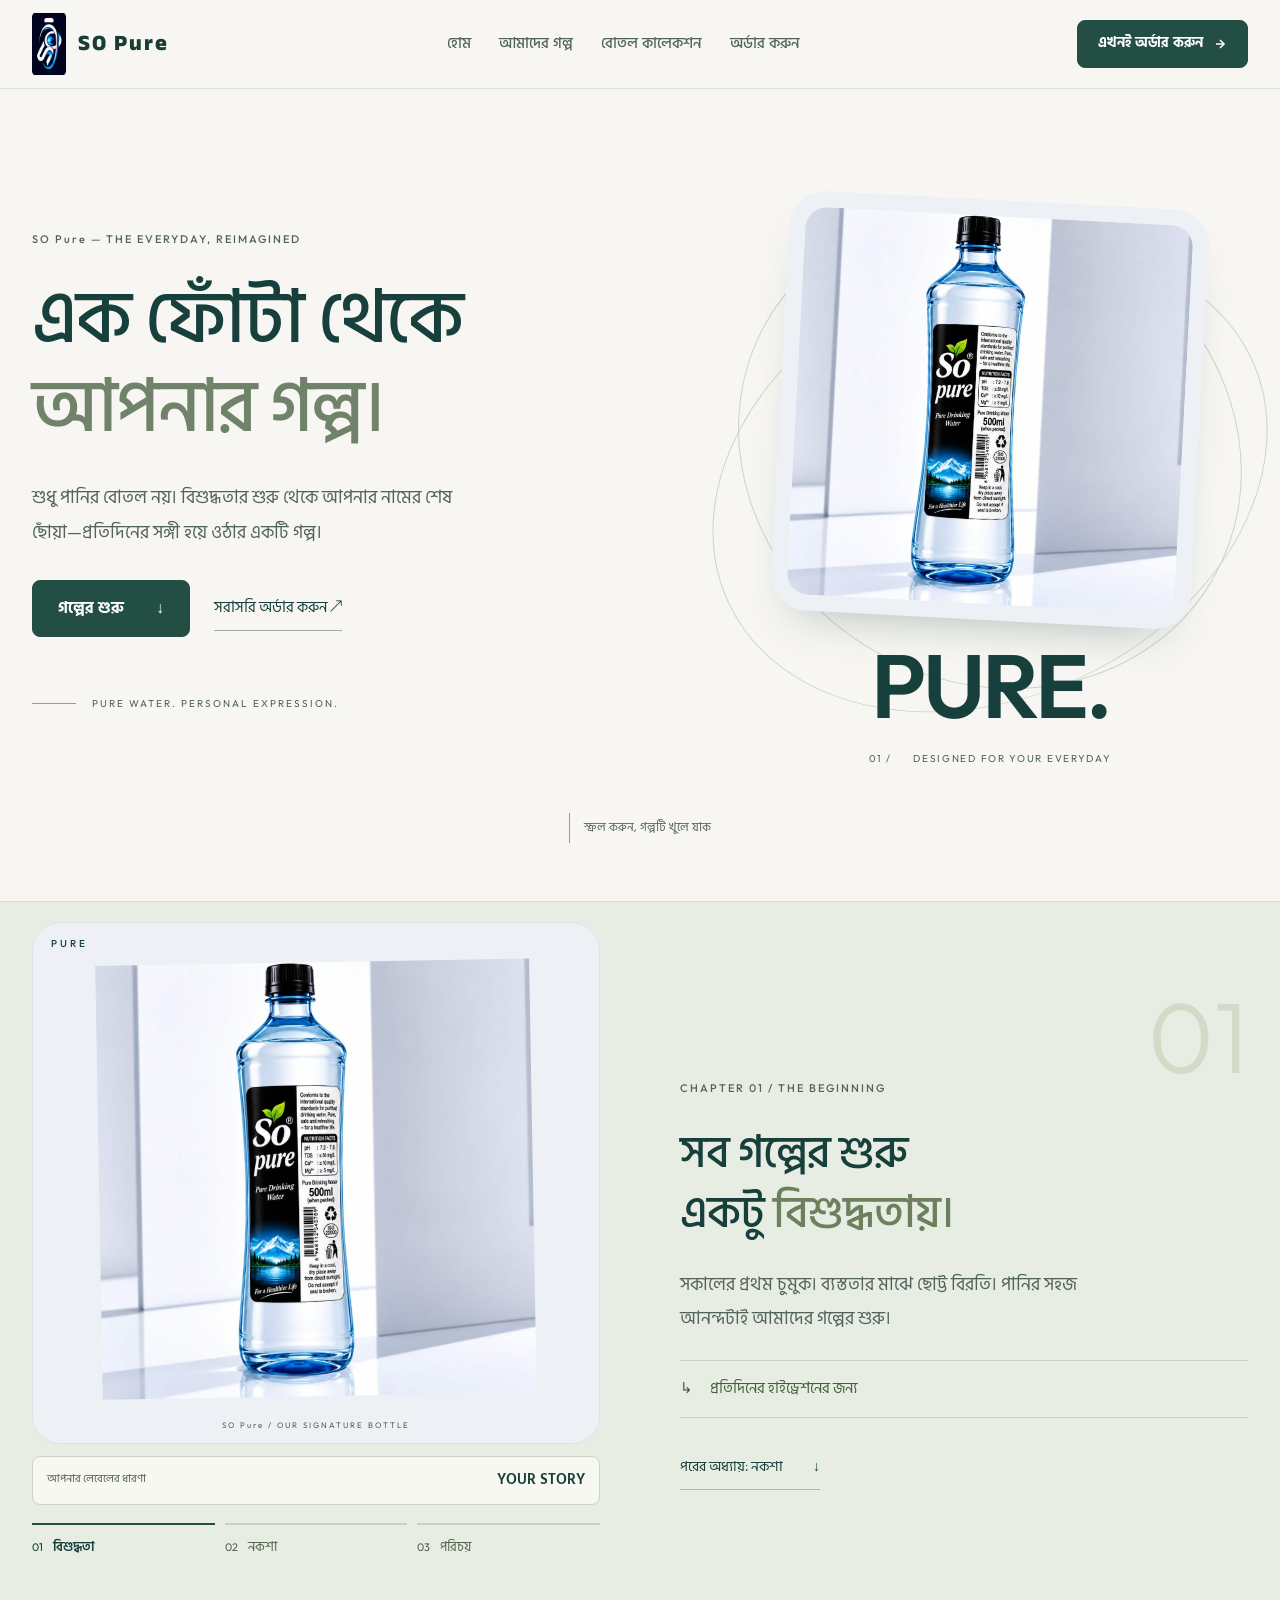
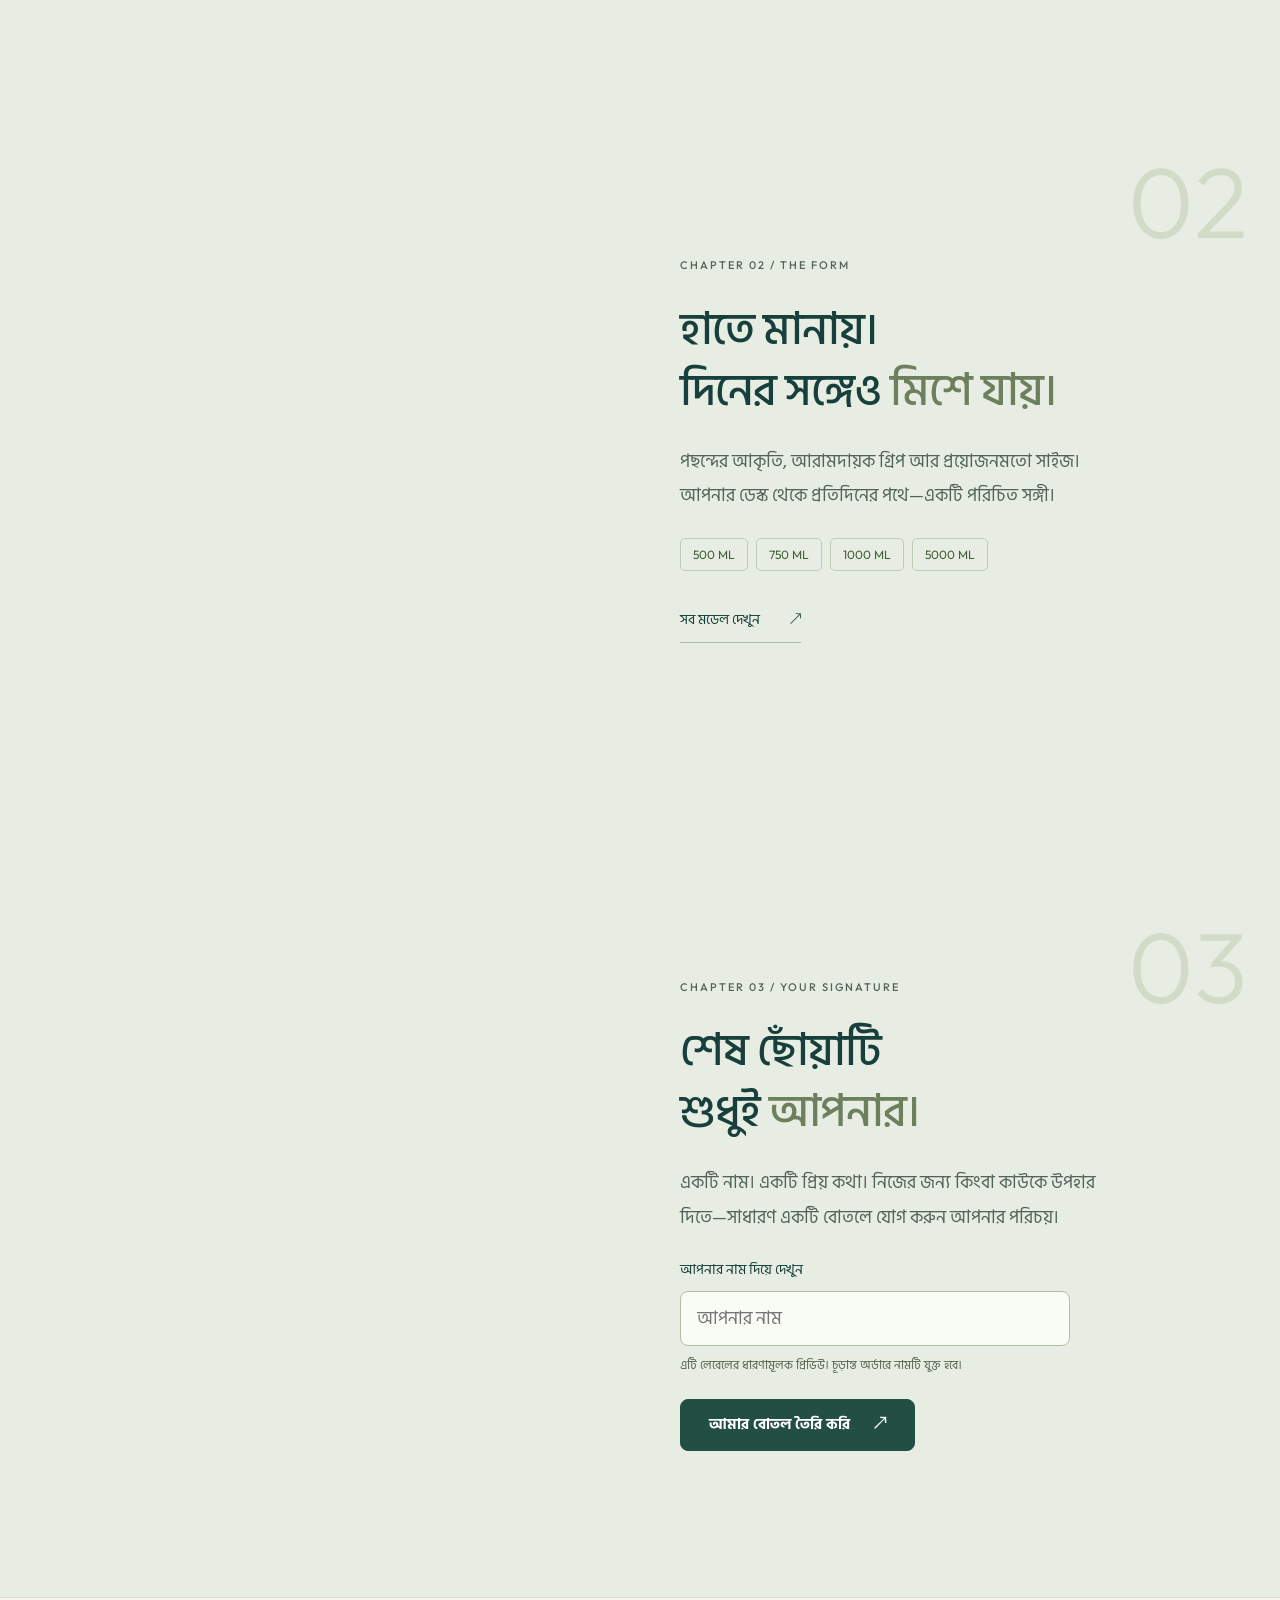
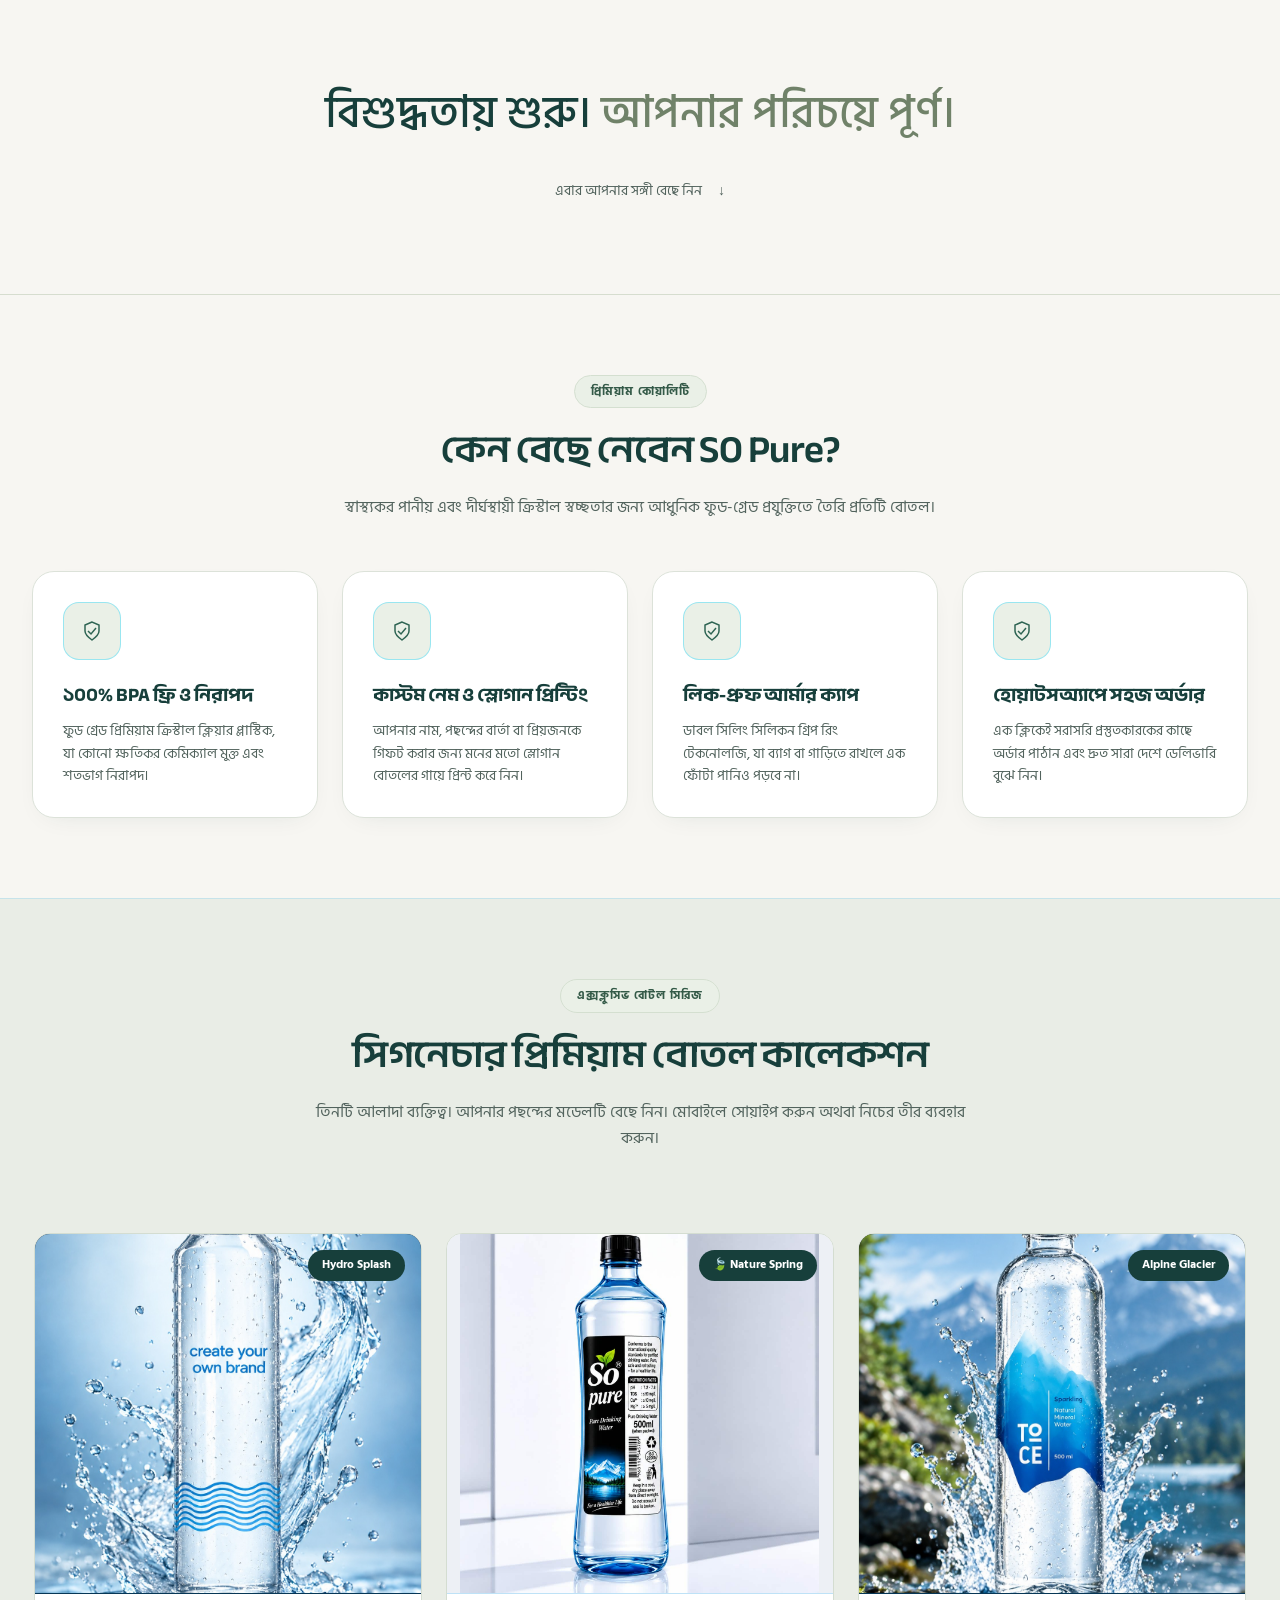
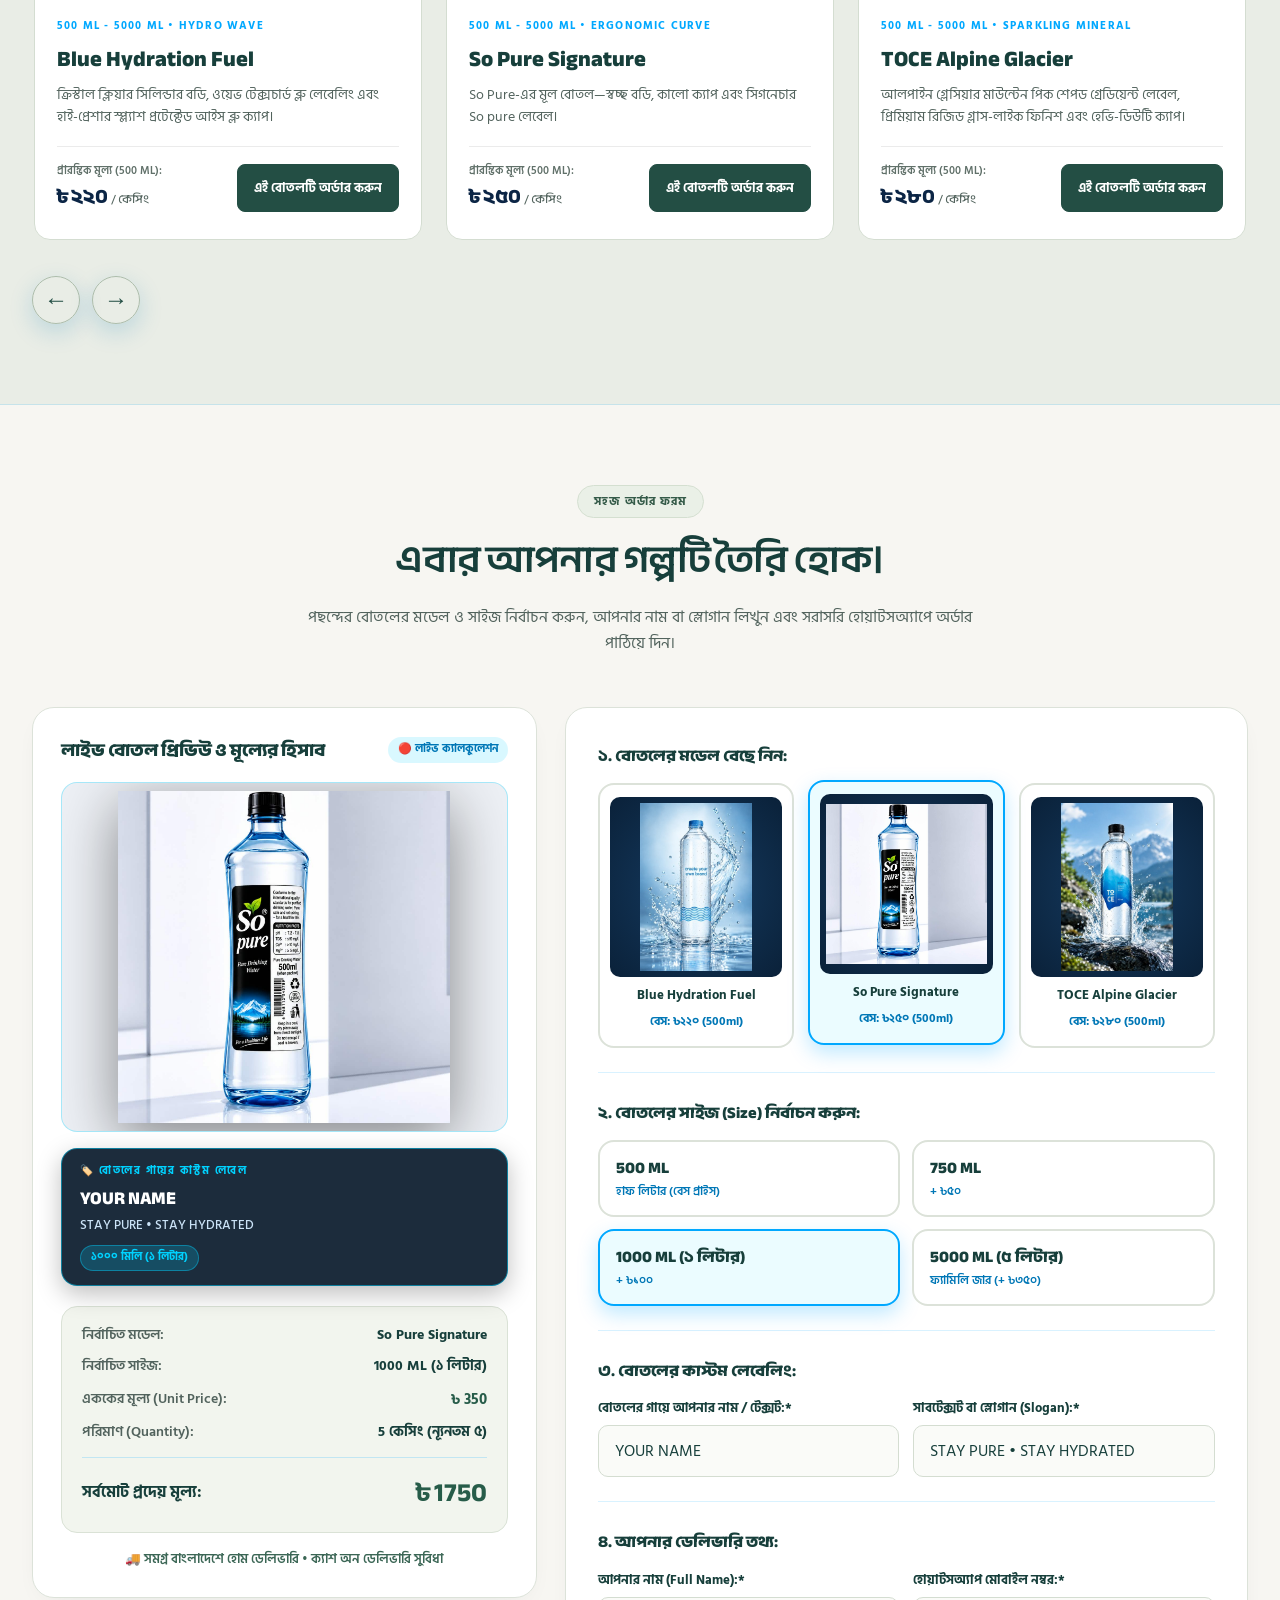
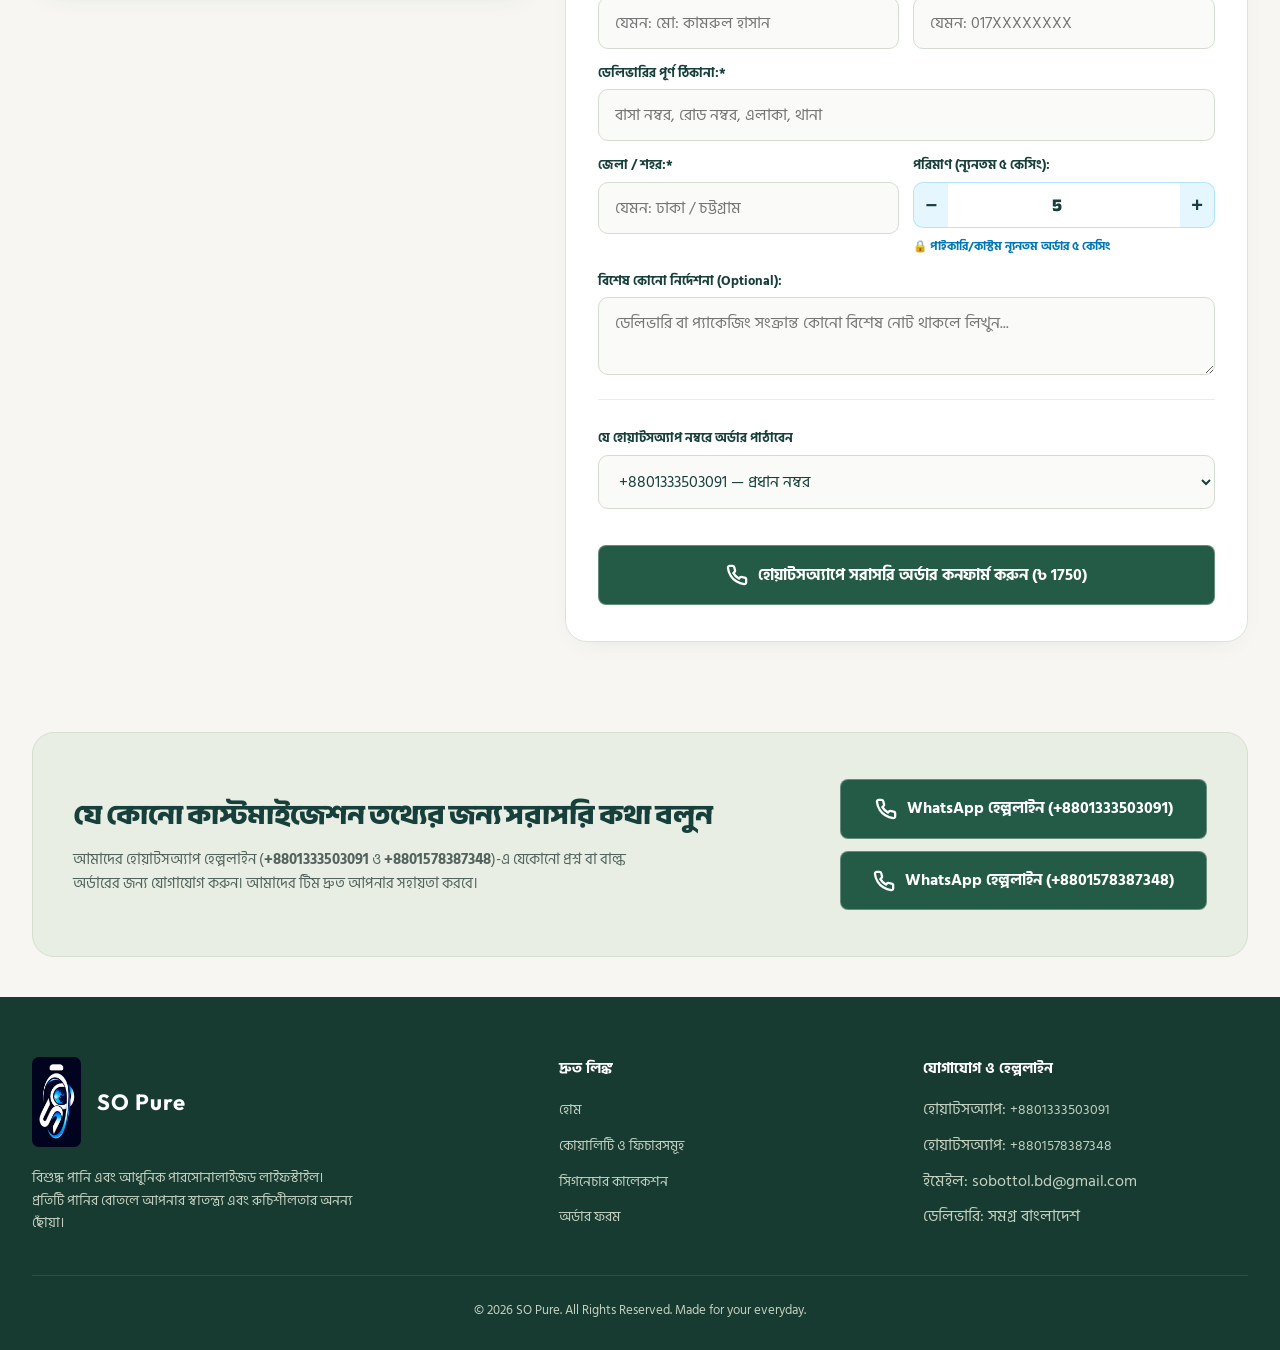
<file: index.html>
<!DOCTYPE html>
<html lang="bn">
<head>
  <meta charset="UTF-8" />
  <link rel="icon" type="image/png" href="assets/images/so-favicon.png" />
  <meta name="viewport" content="width=device-width, initial-scale=1.0" />
  <title>SO Pure | প্রিমিয়াম ক্রিস্টাল ওয়াটার বোটল ও কাস্টম অর্ডার</title>
  <meta name="description" content="SO Pure - প্রিমিয়াম পারসোনালাইজড ওয়াটার বোতল। আপনার নিজস্ব নাম ও স্লোগানে কাস্টমাইজড ক্রিস্টাল বোতল। সহজ হোয়াটসঅ্যাপ অর্ডার।" />

  <!-- Google Fonts: Anek Bangla, Hind Siliguri, Outfit, Plus Jakarta Sans -->
  <link rel="preconnect" href="https://fonts.googleapis.com" />
  <link rel="preconnect" href="https://fonts.gstatic.com" crossorigin />
  <link href="https://fonts.googleapis.com/css2?family=Anek+Bangla:wght@400;500;600;700&family=Hind+Siliguri:wght@400;500;600;700&family=Outfit:wght@400;500;600&display=swap" rel="stylesheet" />



  <!-- Main Stylesheet -->
  <link rel="stylesheet" href="css/style.css" />
  <link rel="stylesheet" href="css/story.css" />
</head>
<body>
<a class="skip-link" href="#hero-section">মূল কনটেন্টে যান</a>

  <!-- Ambient Caustic Background Lights -->
  <div class="ambient-glow ambient-glow-1"></div>
  <div class="ambient-glow ambient-glow-2"></div>

  <!-- ================= HEADER / NAVBAR ================= -->
  <header class="site-header">
    <div class="container">
      <nav class="nav-wrapper">
        <a href="#hero-section" class="brand-logo" aria-label="SO Pure — হোম">
          <img class="brand-logo-image" src="assets/images/so-logo.webp" alt="" width="184" height="340" decoding="async" />
          <span class="logo-text">SO Pure</span>
        </a>

        <button class="menu-toggle" type="button" aria-expanded="false" aria-controls="primary-navigation" aria-label="মেনু খুলুন">☰</button>
        <ul class="nav-links" id="primary-navigation">
          <li><a href="#hero-section">হোম</a></li>
          <li><a href="#journey"><span class="desktop-story-label">আমাদের গল্প</span><span class="mobile-product-label">আমাদের বোতল</span></a></li>
          <li><a href="#collection-section">বোতল কালেকশন</a></li>
          <li><a href="#order-section">অর্ডার করুন</a></li>
        </ul>

        <div class="nav-actions">
          <a href="#order-section" class="btn btn-primary btn-sm magnetic-btn">
            <span>এখনই অর্ডার করুন</span>
            <svg width="14" height="14" viewBox="0 0 24 24" fill="none" stroke="currentColor" stroke-width="2.5"><line x1="5" y1="12" x2="19" y2="12"></line><polyline points="12 5 19 12 12 19"></polyline></svg>
          </a>
        </div>
      </nav>
    </div>
  </header>

  <main>
  <section id="hero-section" class="story-intro">
    <div class="container intro-grid">
      <div class="intro-copy">
        <p class="story-eyebrow">SO Pure — THE EVERYDAY, REIMAGINED</p>
        <h1>এক ফোঁটা থেকে<br><span>আপনার গল্প।</span></h1>
        <p class="intro-description">শুধু পানির বোতল নয়। বিশুদ্ধতার শুরু থেকে আপনার নামের শেষ ছোঁয়া—প্রতিদিনের সঙ্গী হয়ে ওঠার একটি গল্প।</p>
        <div class="intro-actions">
          <a class="btn btn-primary" href="#journey"><span class="desktop-story-label">গল্পের শুরু</span><span class="mobile-product-label">বোতলটি দেখুন</span> <span aria-hidden="true">↓</span></a>
          <a class="intro-link" href="#order-section">সরাসরি অর্ডার করুন <span aria-hidden="true">↗</span></a>
        </div>
        <div class="intro-bottom"><span class="intro-rule"></span><span>PURE WATER. PERSONAL EXPRESSION.</span></div>
      </div>
      <div class="intro-art">
        <span class="intro-orbit orbit-one" aria-hidden="true"></span><span class="intro-orbit orbit-two" aria-hidden="true"></span>
        <span class="intro-art-word" aria-hidden="true">PURE.</span>
        <figure class="intro-photo"><img src="assets/images/so-pure-main.jpeg" width="1254" height="1254" fetchpriority="high" decoding="async" alt="So Pure — আমাদের মূল বোতল, কালো ক্যাপ ও আসল লেবেলসহ" /></figure>
        <span class="intro-caption"><span aria-hidden="true">01 /</span> DESIGNED FOR YOUR EVERYDAY</span>
      </div>
    </div>
    <a class="scroll-cue" href="#journey"><span class="scroll-cue-line" aria-hidden="true"></span>স্ক্রল করুন, গল্পটি খুলে যাক</a>
  </section>

  <section id="journey" class="journey-section" aria-label="একটি বোতলের গল্প">
    <div class="container journey-layout">
      <div class="journey-visual">
        <div class="journey-stage" aria-hidden="true">
          <span class="stage-word">PURE</span>
          <div class="water-rings"><i></i><i></i><i></i></div>
          <div class="bottle-motion"><img class="journey-product-photo" src="assets/images/so-pure-main.jpeg" alt="" width="1254" height="1254" loading="lazy" decoding="async" /></div>
          <span class="stage-caption">SO Pure / OUR SIGNATURE BOTTLE</span>
        </div>
        <div id="bottle-label-container" class="personalization-sample" aria-label="কাস্টম লেবেলের ধারণা">
          <span class="personalization-caption">আপনার লেবেলের ধারণা</span>
          <span id="label-custom-text">YOUR STORY</span>
        </div>
        <nav class="chapter-nav" aria-label="গল্পের অধ্যায়">
          <a href="#chapter-water" class="is-active"><span>01</span> বিশুদ্ধতা</a>
          <a href="#chapter-bottle"><span>02</span> নকশা</a>
          <a href="#chapter-identity"><span>03</span> পরিচয়</a>
        </nav>
      </div>
      <div class="journey-chapters">
        <article class="story-chapter" id="chapter-water" data-chapter="0">
          <p class="story-eyebrow">CHAPTER 01 / THE BEGINNING</p>
          <span class="chapter-number" aria-hidden="true">01</span>
          <h2>সব গল্পের শুরু<br>একটু <em>বিশুদ্ধতায়।</em></h2>
          <p>সকালের প্রথম চুমুক। ব্যস্ততার মাঝে ছোট্ট বিরতি। পানির সহজ আনন্দটাই আমাদের গল্পের শুরু।</p>
          <div class="chapter-detail"><span aria-hidden="true">↳</span> প্রতিদিনের হাইড্রেশনের জন্য</div>
          <a href="#chapter-bottle" class="chapter-next">পরের অধ্যায়: নকশা <span aria-hidden="true">↓</span></a>
        </article>
        <article class="story-chapter" id="chapter-bottle" data-chapter="1">
          <p class="story-eyebrow">CHAPTER 02 / THE FORM</p>
          <span class="chapter-number" aria-hidden="true">02</span>
          <h2>হাতে মানায়।<br>দিনের সঙ্গেও <em>মিশে যায়।</em></h2>
          <p>পছন্দের আকৃতি, আরামদায়ক গ্রিপ আর প্রয়োজনমতো সাইজ। আপনার ডেস্ক থেকে প্রতিদিনের পথে—একটি পরিচিত সঙ্গী।</p>
          <div class="chapter-specs"><span>500 ML</span><span>750 ML</span><span>1000 ML</span><span>5000 ML</span></div>
          <a href="#collection-section" class="chapter-next">সব মডেল দেখুন <span aria-hidden="true">↗</span></a>
        </article>
        <article class="story-chapter" id="chapter-identity" data-chapter="2">
          <p class="story-eyebrow">CHAPTER 03 / YOUR SIGNATURE</p>
          <span class="chapter-number" aria-hidden="true">03</span>
          <h2>শেষ ছোঁয়াটি<br>শুধুই <em>আপনার।</em></h2>
          <p>একটি নাম। একটি প্রিয় কথা। নিজের জন্য কিংবা কাউকে উপহার দিতে—সাধারণ একটি বোতলে যোগ করুন আপনার পরিচয়।</p>
          <label class="story-name-label" for="story-name">আপনার নাম দিয়ে দেখুন</label>
          <input id="story-name" class="story-name-input" type="text" placeholder="আপনার নাম" maxlength="24" autocomplete="off" aria-describedby="story-preview-note" />
          <small id="story-preview-note">এটি লেবেলের ধারণামূলক প্রিভিউ। চূড়ান্ত অর্ডারে নামটি যুক্ত হবে।</small>
          <a href="#order-section" class="btn btn-primary story-order-link">আমার বোতল তৈরি করি <span aria-hidden="true">↗</span></a>
        </article>
      </div>
    </div>
  </section>
  <div class="story-bridge"><p>বিশুদ্ধতায় শুরু। <span>আপনার পরিচয়ে পূর্ণ।</span></p><a href="#collection-section">এবার আপনার সঙ্গী বেছে নিন <span aria-hidden="true">↓</span></a></div>
  <!-- ================= FEATURES SECTION ================= -->
  <section id="features-section" class="section">
    <div class="container">
      <div class="section-header">
        <span class="section-tag">প্রিমিয়াম কোয়ালিটি</span>
        <h2 class="section-title">কেন বেছে নেবেন SO Pure?</h2>
        <p class="section-desc">
          স্বাস্থ্যকর পানীয় এবং দীর্ঘস্থায়ী ক্রিস্টাল স্বচ্ছতার জন্য আধুনিক ফুড-গ্রেড প্রযুক্তিতে তৈরি প্রতিটি বোতল।
        </p>
      </div>

      <div class="features-grid">
        <div class="feature-card">
          <div class="feature-icon-wrapper"><svg aria-hidden="true" width="24" height="24" viewBox="0 0 24 24" fill="none" stroke="currentColor" stroke-width="1.5"><path d="M12 3 5 6v6c0 4 7 9 7 9s7-5 7-9V6z"/><path d="m8 12 3 3 5-6"/></svg></div>
          <h3>১০০% BPA ফ্রি ও নিরাপদ</h3>
          <p>ফুড গ্রেড প্রিমিয়াম ক্রিস্টাল ক্লিয়ার প্লাস্টিক, যা কোনো ক্ষতিকর কেমিক্যাল মুক্ত এবং শতভাগ নিরাপদ।</p>
        </div>

        <div class="feature-card">
          <div class="feature-icon-wrapper"><svg aria-hidden="true" width="24" height="24" viewBox="0 0 24 24" fill="none" stroke="currentColor" stroke-width="1.5"><path d="M12 3 5 6v6c0 4 7 9 7 9s7-5 7-9V6z"/><path d="m8 12 3 3 5-6"/></svg></div>
          <h3>কাস্টম নেম ও স্লোগান প্রিন্টিং</h3>
          <p>আপনার নাম, পছন্দের বার্তা বা প্রিয়জনকে গিফট করার জন্য মনের মতো স্লোগান বোতলের গায়ে প্রিন্ট করে নিন।</p>
        </div>

        <div class="feature-card">
          <div class="feature-icon-wrapper"><svg aria-hidden="true" width="24" height="24" viewBox="0 0 24 24" fill="none" stroke="currentColor" stroke-width="1.5"><path d="M12 3 5 6v6c0 4 7 9 7 9s7-5 7-9V6z"/><path d="m8 12 3 3 5-6"/></svg></div>
          <h3>লিক-প্রুফ আর্মার ক্যাপ</h3>
          <p>ডাবল সিলিং সিলিকন গ্রিপ রিং টেকনোলজি, যা ব্যাগ বা গাড়িতে রাখলে এক ফোঁটা পানিও পড়বে না।</p>
        </div>

        <div class="feature-card">
          <div class="feature-icon-wrapper"><svg aria-hidden="true" width="24" height="24" viewBox="0 0 24 24" fill="none" stroke="currentColor" stroke-width="1.5"><path d="M12 3 5 6v6c0 4 7 9 7 9s7-5 7-9V6z"/><path d="m8 12 3 3 5-6"/></svg></div>
          <h3>হোয়াটসঅ্যাপে সহজ অর্ডার</h3>
          <p>এক ক্লিকেই সরাসরি প্রস্তুতকারকের কাছে অর্ডার পাঠান এবং দ্রুত সারা দেশে ডেলিভারি বুঝে নিন।</p>
        </div>
      </div>
    </div>
  </section>

  <!-- ================= SIGNATURE BOTTLE COLLECTION 3D COVERFLOW SLIDESHOW ================= -->
  <section id="collection-section" class="section collection-section-wrap">
    <div class="container">
      <div class="section-header">
        <span class="section-tag">এক্সক্লুসিভ বোটল সিরিজ</span>
        <h2 class="section-title">সিগনেচার প্রিমিয়াম বোতল কালেকশন</h2>
        <p class="section-desc">
          তিনটি আলাদা ব্যক্তিত্ব। আপনার পছন্দের মডেলটি বেছে নিন। মোবাইলে সোয়াইপ করুন অথবা নিচের তীর ব্যবহার করুন।
        </p>
      </div>

            <!-- Swiper 3D Coverflow Container (6 slides for smooth infinite loop) -->
      <div class="swiper bottle-coverflow-swiper">
        <div class="swiper-wrapper">
          
          <!-- Slide 1: Blue Hydration Fuel (b1.png) -->
          <div class="swiper-slide bottle-slide-card" data-bottle-id="b1">
            <div class="slide-badge">Hydro Splash</div>
            <div class="slide-img-box">
              <img src="assets/images/b1.jpg" decoding="async" alt="Blue Hydration Fuel" width="1024" height="1536" loading="lazy" />
            </div>
            <div class="slide-body">
              <span class="slide-series-tag">500 ML - 5000 ML • HYDRO WAVE</span>
              <h3 class="slide-title">Blue Hydration Fuel</h3>
              <p class="slide-desc">ক্রিস্টাল ক্লিয়ার সিলিন্ডার বডি, ওয়েভ টেক্সচার্ড ব্লু লেবেলিং এবং হাই-প্রেশার স্প্ল্যাশ প্রটেক্টেড আইস ব্লু ক্যাপ।</p>
              <div class="slide-price-row">
                <div class="slide-price-box">
                  <span class="slide-price-label">প্রারম্ভিক মূল্য (500 ML):</span>
                  <span class="slide-price-val">৳ ২২০ <span class="unit">/ কেসিং</span></span>
                </div>
                <button type="button" class="btn btn-primary btn-sm btn-select-bottle" onclick="selectBottleForOrder('b1')">
                  <span>এই বোতলটি অর্ডার করুন</span>
                </button>
              </div>
            </div>
          </div>

          <!-- Slide 2: So Pure Signature (b2.png) -->
          <div class="swiper-slide bottle-slide-card" data-bottle-id="b2">
            <div class="slide-badge">🍃 Nature Spring</div>
            <div class="slide-img-box">
              <img src="assets/images/so-pure-main.jpeg" decoding="async" alt="So Pure Signature" width="1024" height="1536" loading="lazy" />
            </div>
            <div class="slide-body">
              <span class="slide-series-tag">500 ML - 5000 ML • ERGONOMIC CURVE</span>
              <h3 class="slide-title">So Pure Signature</h3>
              <p class="slide-desc">So Pure-এর মূল বোতল—স্বচ্ছ বডি, কালো ক্যাপ এবং সিগনেচার So pure লেবেল।</p>
              <div class="slide-price-row">
                <div class="slide-price-box">
                  <span class="slide-price-label">প্রারম্ভিক মূল্য (500 ML):</span>
                  <span class="slide-price-val">৳ ২৫০ <span class="unit">/ কেসিং</span></span>
                </div>
                <button type="button" class="btn btn-primary btn-sm btn-select-bottle" onclick="selectBottleForOrder('b2')">
                  <span>এই বোতলটি অর্ডার করুন</span>
                </button>
              </div>
            </div>
          </div>

          <!-- Slide 3: TOCE Alpine Glacier (b3.png) -->
          <div class="swiper-slide bottle-slide-card" data-bottle-id="b3">
            <div class="slide-badge">Alpine Glacier</div>
            <div class="slide-img-box">
              <img src="assets/images/b3.jpg" decoding="async" alt="TOCE Alpine Glacier" width="1024" height="1536" loading="lazy" />
            </div>
            <div class="slide-body">
              <span class="slide-series-tag">500 ML - 5000 ML • SPARKLING MINERAL</span>
              <h3 class="slide-title">TOCE Alpine Glacier</h3>
              <p class="slide-desc">আলপাইন গ্লেসিয়ার মাউন্টেন পিক শেপড গ্রেডিয়েন্ট লেবেল, প্রিমিয়াম রিজিড গ্লাস-লাইক ফিনিশ এবং হেভি-ডিউটি ক্যাপ।</p>
              <div class="slide-price-row">
                <div class="slide-price-box">
                  <span class="slide-price-label">প্রারম্ভিক মূল্য (500 ML):</span>
                  <span class="slide-price-val">৳ ২৮০ <span class="unit">/ কেসিং</span></span>
                </div>
                <button type="button" class="btn btn-primary btn-sm btn-select-bottle" onclick="selectBottleForOrder('b3')">
                  <span>এই বোতলটি অর্ডার করুন</span>
                </button>
              </div>
            </div>
          </div>

          <!-- Slide 4: Blue Hydration Fuel Duplicate (for infinite loop) -->
        </div>

        <!-- Swiper Nav Arrows & Pagination -->
        <button type="button" class="swiper-button-prev" aria-label="আগের বোতল">←</button>
        <button type="button" class="swiper-button-next" aria-label="পরের বোতল">→</button>
        <div class="swiper-pagination"></div>
      </div>
    </div>
  </section>

  <!-- ================= DIRECT ON-PAGE ORDER SECTION WITH MULTI-SIZE DYNAMIC PRICING ================= -->
  <section id="order-section" class="section order-section-wrap">
    <div class="container">
      <div class="section-header">
        <span class="section-tag">সহজ অর্ডার ফরম</span>
        <h2 class="section-title">এবার আপনার গল্পটি তৈরি হোক।</h2>
        <p class="section-desc">
          পছন্দের বোতলের মডেল ও সাইজ নির্বাচন করুন, আপনার নাম বা স্লোগান লিখুন এবং সরাসরি হোয়াটসঅ্যাপে অর্ডার পাঠিয়ে দিন।
        </p>
      </div>

      <div class="order-layout-grid">
        
        <!-- Left Column: Live Mockup & Real-Time Dynamic Price Summary -->
        <div class="order-preview-card">
          <div class="preview-card-header">
            <h4>লাইভ বোতল প্রিভিউ ও মূল্যের হিসাব</h4>
            <span class="status-chip">🔴 লাইভ ক্যালকুলেশন</span>
          </div>

          <!-- Preview Bottle Visual: Full view, 100% visible without obstruction -->
          <div class="order-live-visual">
            <img loading="lazy" id="preview-bottle-img" src="assets/images/so-pure-main.jpeg" decoding="async" alt="Selected Bottle Preview" />
          </div>

          <!-- Custom Label Badge placed clearly below the bottle image -->
          <div class="mockup-label-card">
            <span class="mockup-brand">🏷️ বোতলের গায়ের কাস্টম লেবেল</span>
            <h4 id="preview-name-display">YOUR NAME</h4>
            <p id="preview-slogan-display">STAY PURE • STAY HYDRATED</p>
            <div class="mockup-size-tag" id="preview-size-tag">১০০০ মিলি (১ লিটার)</div>
          </div>

          <!-- Dynamic Live Pricing Box -->
          <div class="price-breakdown-box" aria-live="polite" aria-atomic="true">
            <div class="breakdown-row">
              <span class="label">নির্বাচিত মডেল:</span>
              <strong id="summary-model-name" class="val">So Pure Signature</strong>
            </div>
            <div class="breakdown-row">
              <span class="label">নির্বাচিত সাইজ:</span>
              <strong id="summary-size-name" class="val">1000 ML (১ লিটার)</strong>
            </div>
            <div class="breakdown-row">
              <span class="label">এককের মূল্য (Unit Price):</span>
              <strong id="summary-unit-price" class="val text-cyan">৳ ৩৫০</strong>
            </div>
            <div class="breakdown-row">
              <span class="label">পরিমাণ (Quantity):</span>
              <strong id="summary-quantity" class="val">৫ কেসিং</strong>
            </div>
            <div class="breakdown-divider"></div>
            <div class="breakdown-row total-row">
              <span class="label">সর্বমোট প্রদেয় মূল্য:</span>
              <strong id="summary-total-price" class="val total-amount">৳ ৩৫০</strong>
            </div>
          </div>

          <div class="order-guarantee-note">
            <span>🚚 সমগ্র বাংলাদেশে হোম ডেলিভারি • ক্যাশ অন ডেলিভারি সুবিধা</span>
          </div>
        </div>

        <!-- Right Column: Interactive Order Form -->
        <div class="order-form-card">
          <form id="direct-order-form">
            
            <!-- 1. Select Bottle Model -->
            <div class="form-step-group">
              <label class="step-label">১. বোতলের মডেল বেছে নিন:</label>
              <div class="model-picker-grid">
                <label class="model-option">
                  <input type="radio" name="order_bottle_model" value="b1" />
                  <div class="model-card">
                    <div class="model-thumb-box">
                      <img loading="lazy" src="assets/images/b1_thumb.jpg" decoding="async" alt="Blue Hydration Fuel" />
                    </div>
                    <div class="model-info">
                      <strong>Blue Hydration Fuel</strong>
                      <span>বেস: ৳২২০ (500ml)</span>
                    </div>
                  </div>
                </label>

                <label class="model-option">
                  <input type="radio" name="order_bottle_model" value="b2" checked />
                  <div class="model-card">
                    <div class="model-thumb-box">
                      <img loading="lazy" src="assets/images/so-pure-main.jpeg" decoding="async" alt="So Pure Signature" />
                    </div>
                    <div class="model-info">
                      <strong>So Pure Signature</strong>
                      <span>বেস: ৳২৫০ (500ml)</span>
                    </div>
                  </div>
                </label>

                <label class="model-option">
                  <input type="radio" name="order_bottle_model" value="b3" />
                  <div class="model-card">
                    <div class="model-thumb-box">
                      <img loading="lazy" src="assets/images/b3_thumb.jpg" decoding="async" alt="TOCE Alpine Glacier" />
                    </div>
                    <div class="model-info">
                      <strong>TOCE Alpine Glacier</strong>
                      <span>বেস: ৳২৮০ (500ml)</span>
                    </div>
                  </div>
                </label>
              </div>
            </div>

            <!-- 2. Select Bottle Size (500ml, 750ml, 1000ml, 5000ml) with dynamic pricing -->
            <div class="form-step-group">
              <label class="step-label">২. বোতলের সাইজ (Size) নির্বাচন করুন:</label>
              <div class="size-picker-grid">
                <label class="size-btn-pill">
                  <input type="radio" name="order_size" value="500ml" />
                  <div class="pill-content">
                    <span class="size-title">500 ML</span>
                    <span class="size-extra">হাফ লিটার (বেস প্রাইস)</span>
                  </div>
                </label>

                <label class="size-btn-pill">
                  <input type="radio" name="order_size" value="750ml" />
                  <div class="pill-content">
                    <span class="size-title">750 ML</span>
                    <span class="size-extra">+ ৳৫০</span>
                  </div>
                </label>

                <label class="size-btn-pill">
                  <input type="radio" name="order_size" value="1000ml" checked />
                  <div class="pill-content">
                    <span class="size-title">1000 ML (১ লিটার)</span>
                    <span class="size-extra">+ ৳১০০</span>
                  </div>
                </label>

                <label class="size-btn-pill">
                  <input type="radio" name="order_size" value="5000ml" />
                  <div class="pill-content">
                    <span class="size-title">5000 ML (৫ লিটার)</span>
                    <span class="size-extra">ফ্যামিলি জার (+ ৳৩৫০)</span>
                  </div>
                </label>
              </div>
            </div>

            <!-- 3. Custom Label Name & Slogan -->
            <div class="form-step-group">
              <label class="step-label">৩. বোতলের কাস্টম লেবেলিং:</label>
              <div class="input-duo-grid">
                <div class="form-field">
                  <label for="order-label-name">বোতলের গায়ে আপনার নাম / টেক্সট:*</label>
                  <input type="text" id="order-label-name" class="form-control" placeholder="যেমন: কামরুল হাসান বা SO Pure" value="YOUR NAME" maxlength="24" required />
                </div>
                <div class="form-field">
                  <label for="order-label-slogan">সাবটেক্সট বা স্লোগান (Slogan):*</label>
                  <input type="text" id="order-label-slogan" class="form-control" placeholder="যেমন: STAY PURE • STAY HYDRATED" value="STAY PURE • STAY HYDRATED" maxlength="36" required />
                </div>
              </div>
            </div>

            <!-- 4. Customer Details & Quantity -->
            <div class="form-step-group">
              <label class="step-label">৪. আপনার ডেলিভারি তথ্য:</label>
              <div class="input-duo-grid">
                <div class="form-field">
                  <label for="order-cust-name">আপনার নাম (Full Name):*</label>
                  <input type="text" id="order-cust-name" class="form-control" placeholder="যেমন: মো: কামরুল হাসান" required />
                </div>
                <div class="form-field">
                  <label for="order-cust-phone">হোয়াটসঅ্যাপ মোবাইল নম্বর:*</label>
                  <input type="tel" id="order-cust-phone" class="form-control" placeholder="যেমন: 017XXXXXXXX" required />
                </div>
              </div>

              <div class="form-field" style="margin-top: 14px;">
                <label for="order-cust-address">ডেলিভারির পূর্ণ ঠিকানা:*</label>
                <input type="text" id="order-cust-address" class="form-control" placeholder="বাসা নম্বর, রোড নম্বর, এলাকা, থানা" required />
              </div>

              <div class="input-duo-grid" style="margin-top: 14px;">
                <div class="form-field">
                  <label for="order-cust-city">জেলা / শহর:*</label>
                  <input type="text" id="order-cust-city" class="form-control" placeholder="যেমন: ঢাকা / চট্টগ্রাম" required />
                </div>
                <div class="form-field">
                  <label for="order-cust-qty">পরিমাণ (ন্যূনতম ৫ কেসিং):</label>
                  <div class="qty-counter-wrap">
                    <button type="button" class="qty-btn" id="qty-minus-btn" title="কমান (ন্যূনতম ৫ কেসিং)">−</button>
                    <input type="number" id="order-cust-qty" class="qty-input" value="5" min="5" max="500" readonly />
                    <button type="button" class="qty-btn" id="qty-plus-btn" title="বাড়ান">+</button>
                  </div>
                  <small style="font-size: 11.5px; color: #0077b6; font-weight: 700; margin-top: 4px; display: block;">🔒 পাইকারি/কাস্টম ন্যূনতম অর্ডার ৫ কেসিং</small>
                </div>
              </div>

              <div class="form-field" style="margin-top: 14px;">
                <label for="order-cust-notes">বিশেষ কোনো নির্দেশনা (Optional):</label>
                <textarea id="order-cust-notes" class="form-control text-area-sm" placeholder="ডেলিভারি বা প্যাকেজিং সংক্রান্ত কোনো বিশেষ নোট থাকলে লিখুন..."></textarea>
              </div>
            </div>

            <div class="form-field whatsapp-recipient-field">
              <label for="order-whatsapp-number">যে হোয়াটসঅ্যাপ নম্বরে অর্ডার পাঠাবেন</label>
              <select id="order-whatsapp-number" class="form-control">
                <option value="8801333503091">+8801333503091 — প্রধান নম্বর</option>
                <option value="8801578387348">+8801578387348 — দ্বিতীয় নম্বর</option>
              </select>
            </div>
            <!-- Submit WhatsApp Order Button -->
            <button type="submit" class="btn btn-whatsapp btn-lg magnetic-btn submit-order-btn">
              <svg width="22" height="22" viewBox="0 0 24 24" fill="none" stroke="currentColor" stroke-width="2.5"><path d="M22 16.92v3a2 2 0 0 1-2.18 2 19.79 19.79 0 0 1-8.63-3.07 19.5 19.5 0 0 1-6-6 19.79 19.79 0 0 1-3.07-8.67A2 2 0 0 1 4.11 2h3a2 2 0 0 1 2 1.72 12.84 12.84 0 0 0 .7 2.81 2 2 0 0 1-.45 2.11L8.09 9.91a16 16 0 0 0 6 6l1.27-1.27a2 2 0 0 1 2.11-.45 12.84 12.84 0 0 0 2.81.7A2 2 0 0 1 22 16.92z"></path></svg>
              <span>হোয়াটসঅ্যাপে সরাসরি অর্ডার কনফার্ম করুন (<span id="btn-total-display">৳ ৩৫০</span>)</span>
            </button>
          </form>
        </div>

      </div>
    </div>
  </section>

  <!-- ================= TRUST & WHATSAPP BANNER ================= -->
  <section class="section" style="padding-top: 10px; padding-bottom: 40px;">
    <div class="container">
      <div class="trust-banner">
        <div class="trust-content">
          <h2>যে কোনো কাস্টমাইজেশন তথ্যের জন্য সরাসরি কথা বলুন</h2>
          <p>আমাদের হোয়াটসঅ্যাপ হেল্পলাইন (<strong>+8801333503091</strong> ও <strong>+8801578387348</strong>)-এ যেকোনো প্রশ্ন বা বাল্ক অর্ডারের জন্য যোগাযোগ করুন। আমাদের টিম দ্রুত আপনার সহায়তা করবে।</p>
        </div>
        <div class="whatsapp-contact-options">
        <a href="https://wa.me/8801333503091" target="_blank" rel="noopener noreferrer" class="btn btn-whatsapp btn-lg magnetic-btn">
          <svg width="22" height="22" viewBox="0 0 24 24" fill="none" stroke="currentColor" stroke-width="2.5"><path d="M22 16.92v3a2 2 0 0 1-2.18 2 19.79 19.79 0 0 1-8.63-3.07 19.5 19.5 0 0 1-6-6 19.79 19.79 0 0 1-3.07-8.67A2 2 0 0 1 4.11 2h3a2 2 0 0 1 2 1.72 12.84 12.84 0 0 0 .7 2.81 2 2 0 0 1-.45 2.11L8.09 9.91a16 16 0 0 0 6 6l1.27-1.27a2 2 0 0 1 2.11-.45 12.84 12.84 0 0 0 2.81.7A2 2 0 0 1 22 16.92z"></path></svg>
          <span>WhatsApp হেল্পলাইন (+8801333503091)</span>
        </a>
        <a href="https://wa.me/8801578387348" target="_blank" rel="noopener noreferrer" class="btn btn-whatsapp btn-lg magnetic-btn">
          <svg width="22" height="22" viewBox="0 0 24 24" fill="none" stroke="currentColor" stroke-width="2.5"><path d="M22 16.92v3a2 2 0 0 1-2.18 2 19.79 19.79 0 0 1-8.63-3.07 19.5 19.5 0 0 1-6-6 19.79 19.79 0 0 1-3.07-8.67A2 2 0 0 1 4.11 2h3a2 2 0 0 1 2 1.72 12.84 12.84 0 0 0 .7 2.81 2 2 0 0 1-.45 2.11L8.09 9.91a16 16 0 0 0 6 6l1.27-1.27a2 2 0 0 1 2.11-.45 12.84 12.84 0 0 0 2.81.7A2 2 0 0 1 22 16.92z"></path></svg>
          <span>WhatsApp হেল্পলাইন (+8801578387348)</span>
        </a>
        </div>
      </div>
    </div>
  </section>

  </main>
  <!-- ================= FOOTER ================= -->
  <footer class="site-footer">
    <div class="container">
      <div class="footer-grid">
        <div class="footer-brand">
          <a class="footer-logo-link" href="#hero-section" aria-label="SO Pure — হোম"><img class="footer-logo-image" src="assets/images/so-logo.webp" alt="" width="184" height="340" loading="lazy" decoding="async" /><span>SO Pure</span></a>
          <p>
            বিশুদ্ধ পানি এবং আধুনিক পারসোনালাইজড লাইফস্টাইল। প্রতিটি পানির বোতলে আপনার স্বাতন্ত্র্য এবং রুচিশীলতার অনন্য ছোঁয়া।
          </p>
        </div>

        <div class="footer-col">
          <h5>দ্রুত লিঙ্ক</h5>
          <ul>
            <li><a href="#hero-section">হোম</a></li>
            <li><a href="#features-section">কোয়ালিটি ও ফিচারসমূহ</a></li>
            <li><a href="#collection-section">সিগনেচার কালেকশন</a></li>
            <li><a href="#order-section">অর্ডার ফরম</a></li>
          </ul>
        </div>

        <div class="footer-col">
          <h5>যোগাযোগ ও হেল্পলাইন</h5>
          <ul>
            <li>হোয়াটসঅ্যাপ: <a href="https://wa.me/8801333503091" target="_blank" rel="noopener noreferrer">+8801333503091</a></li>
            <li>হোয়াটসঅ্যাপ: <a href="https://wa.me/8801578387348" target="_blank" rel="noopener noreferrer">+8801578387348</a></li>
            <li>ইমেইল: sobottol.bd@gmail.com</li>
            <li>ডেলিভারি: সমগ্র বাংলাদেশ</li>
          </ul>
        </div>
      </div>

      <div class="footer-bottom">
        <p>&copy; 2026 SO Pure. All Rights Reserved. Made for your everyday.</p>
      </div>
    </div>
  </footer>

  <!-- ================= SCRIPTS ================= -->
  <!-- Swiper.js Bundle for 3D Coverflow Slideshow -->

  
  <!-- GSAP & ScrollTrigger for Fluid Motion -->



  <!-- Application Logic Scripts (Pure Static, No Node.js Required) -->
  <script defer src="js/animations.js"></script>
  <script defer src="js/order.js"></script>
  <script defer src="js/story.js"></script>

</body>
</html>
</file>
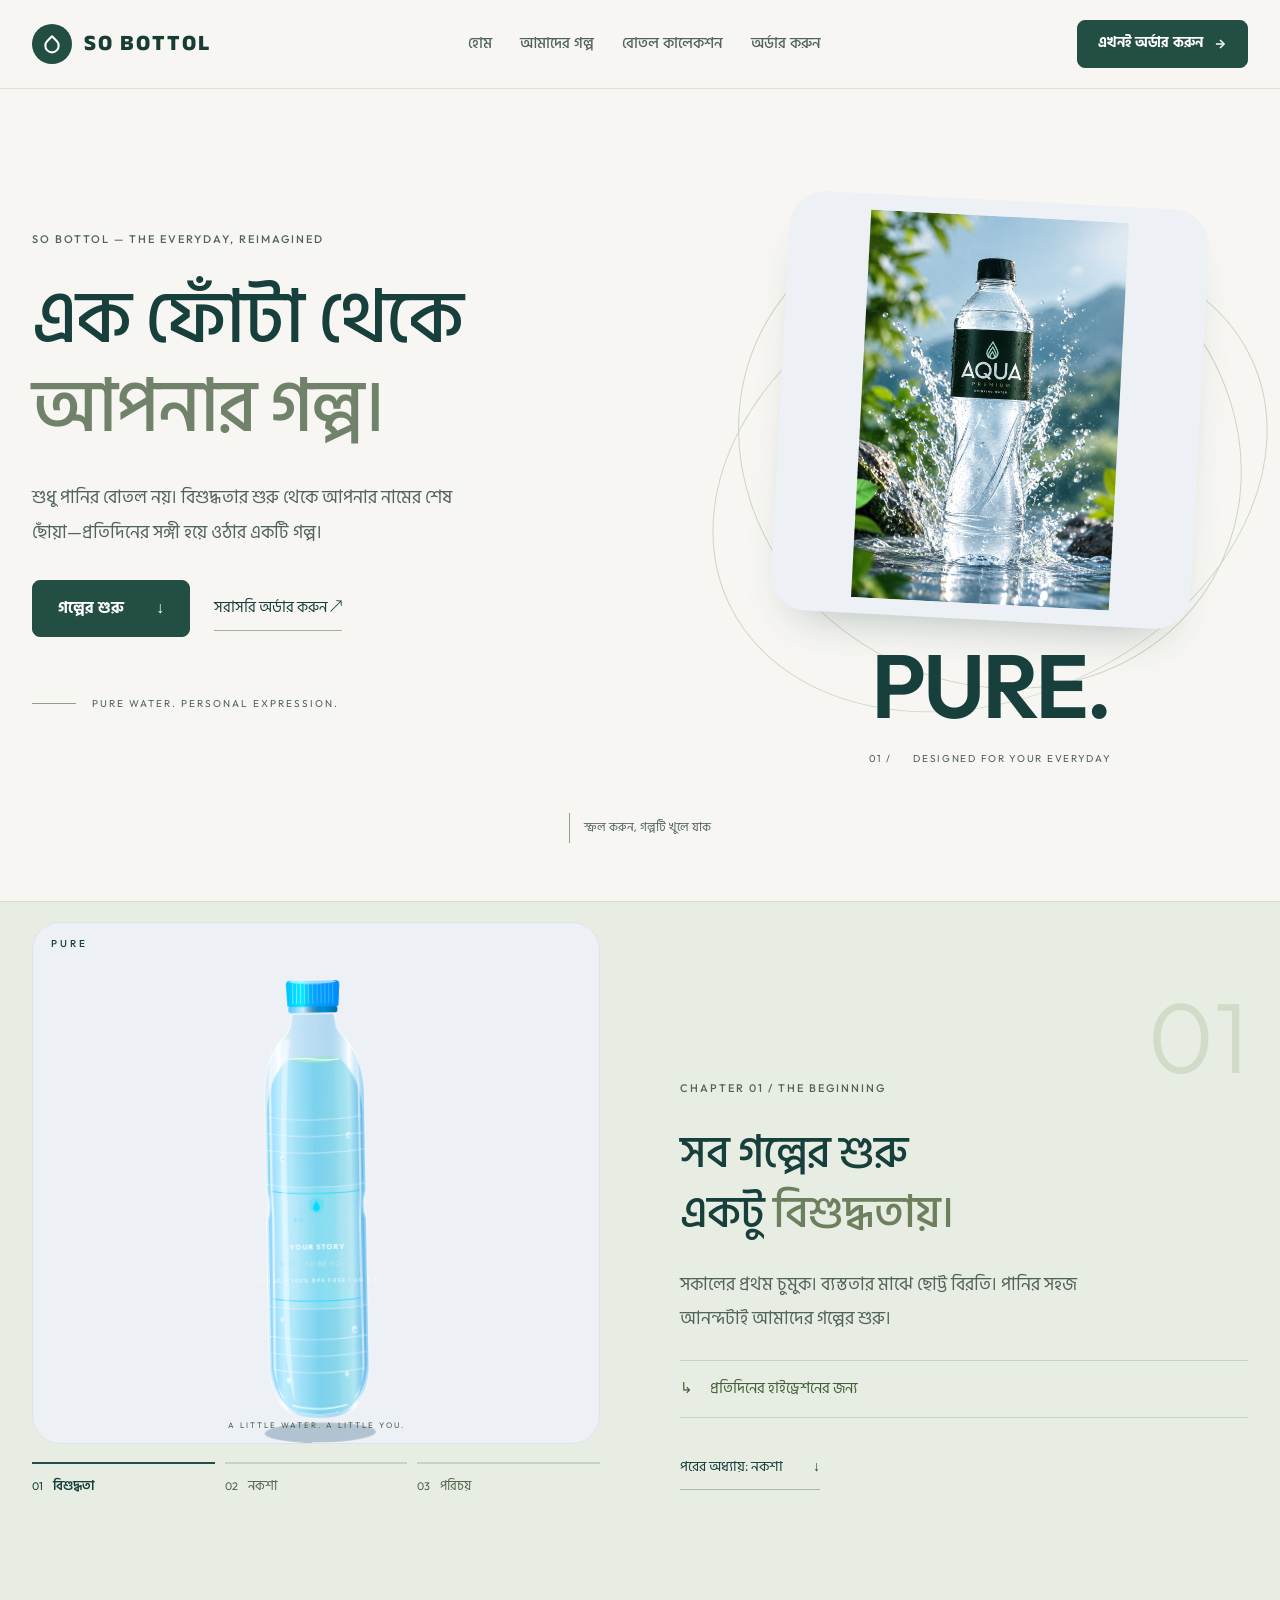
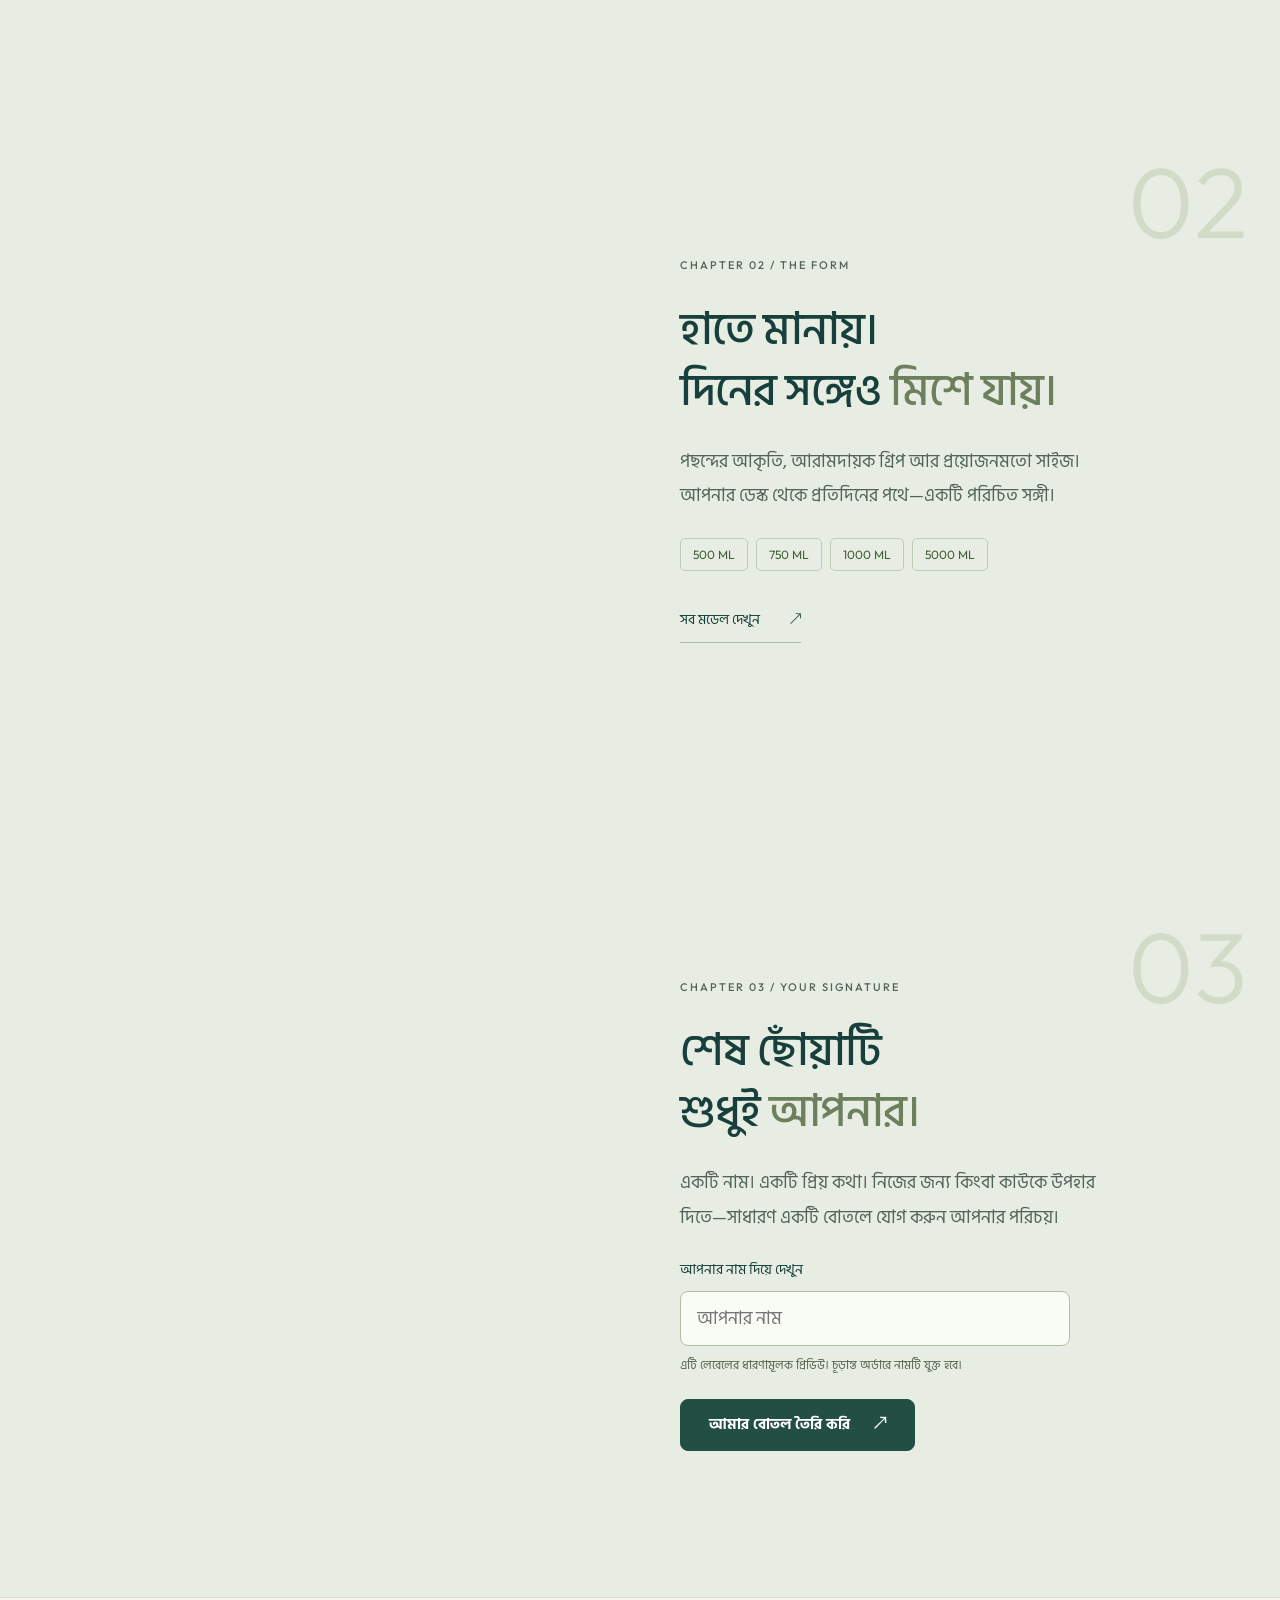
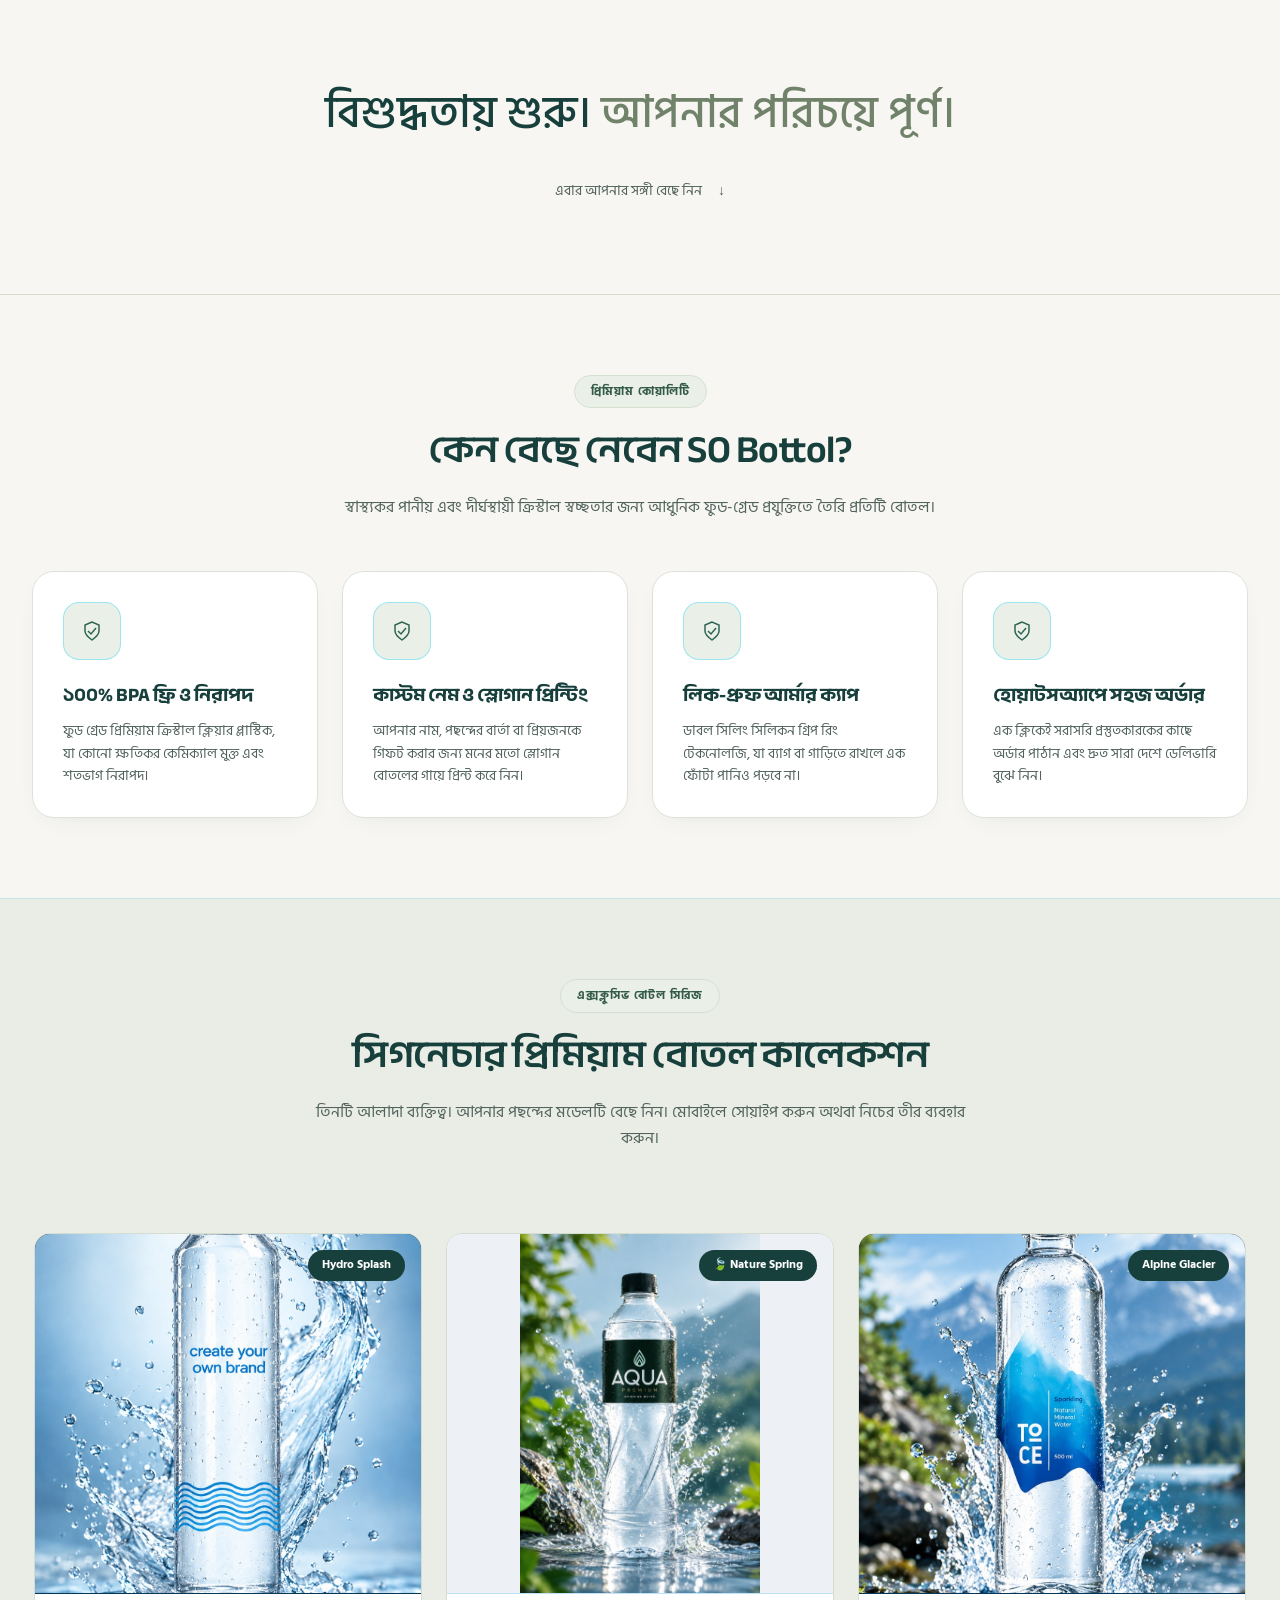
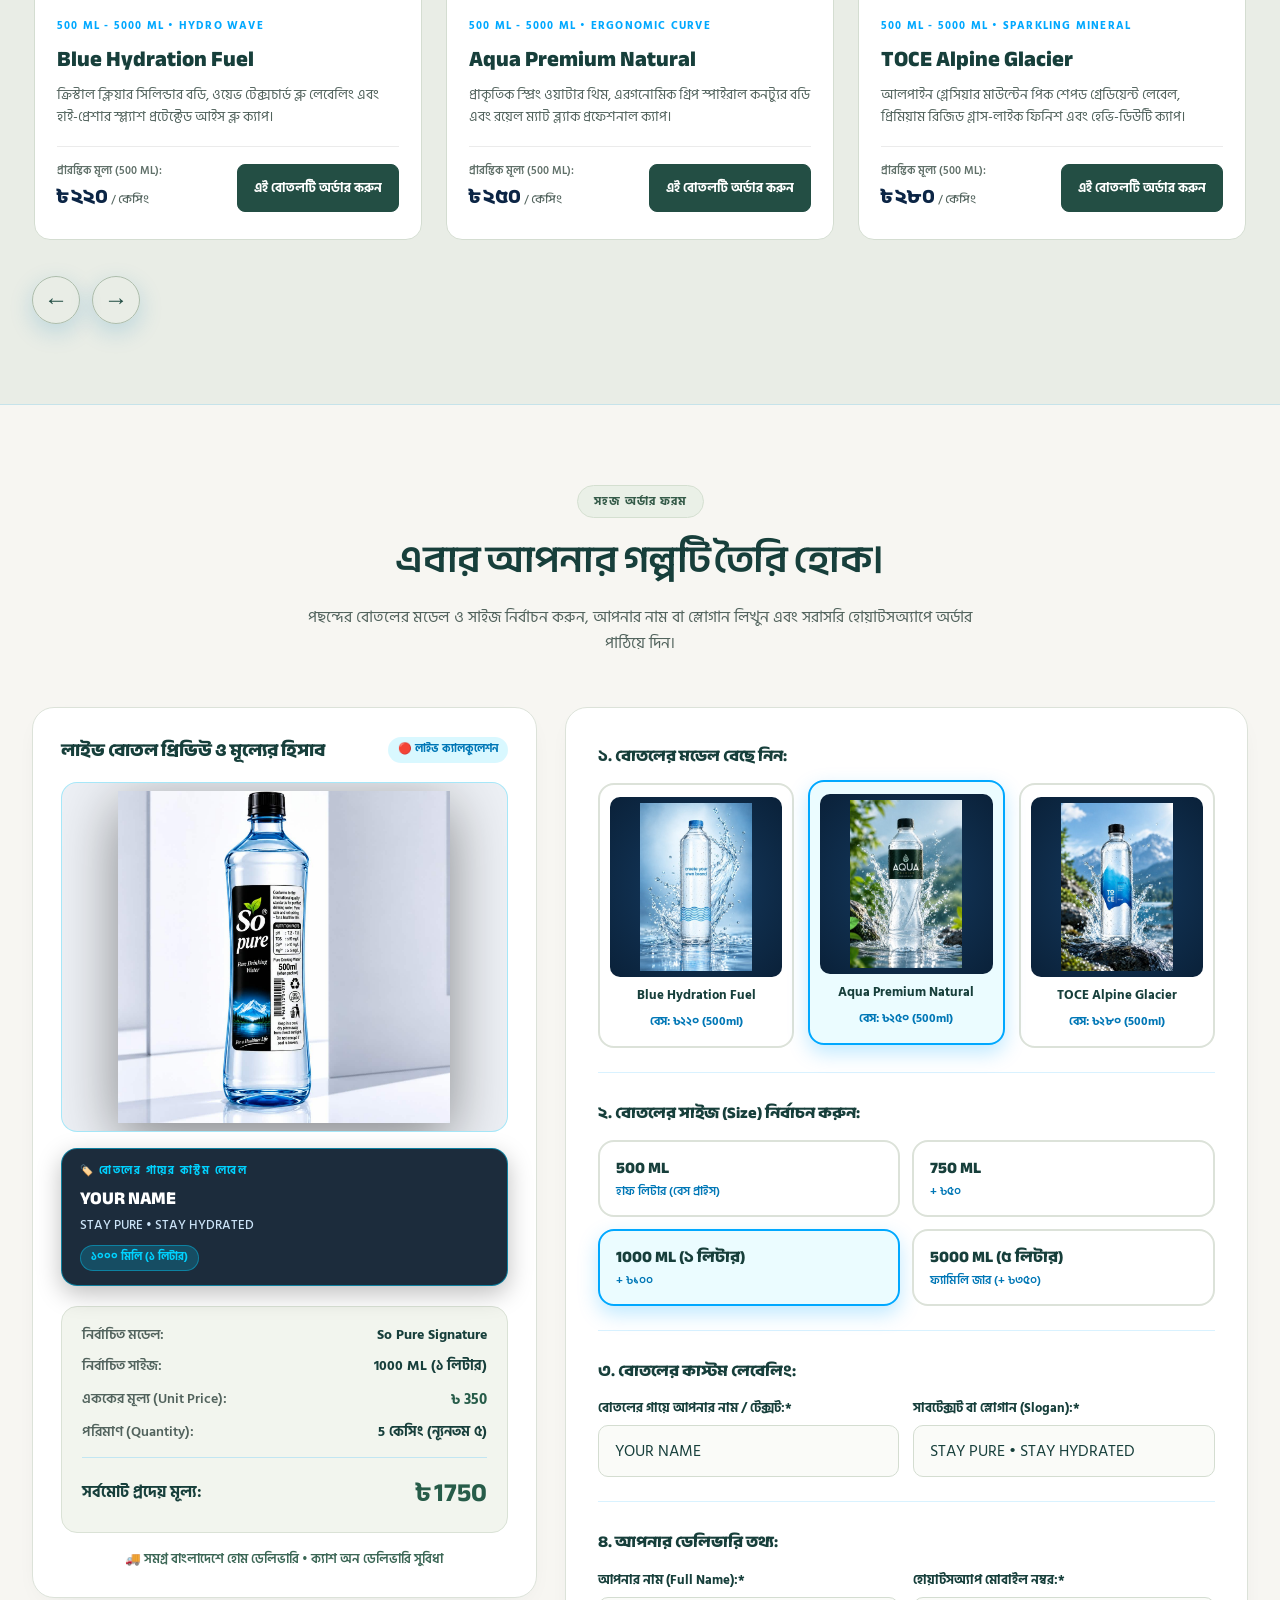
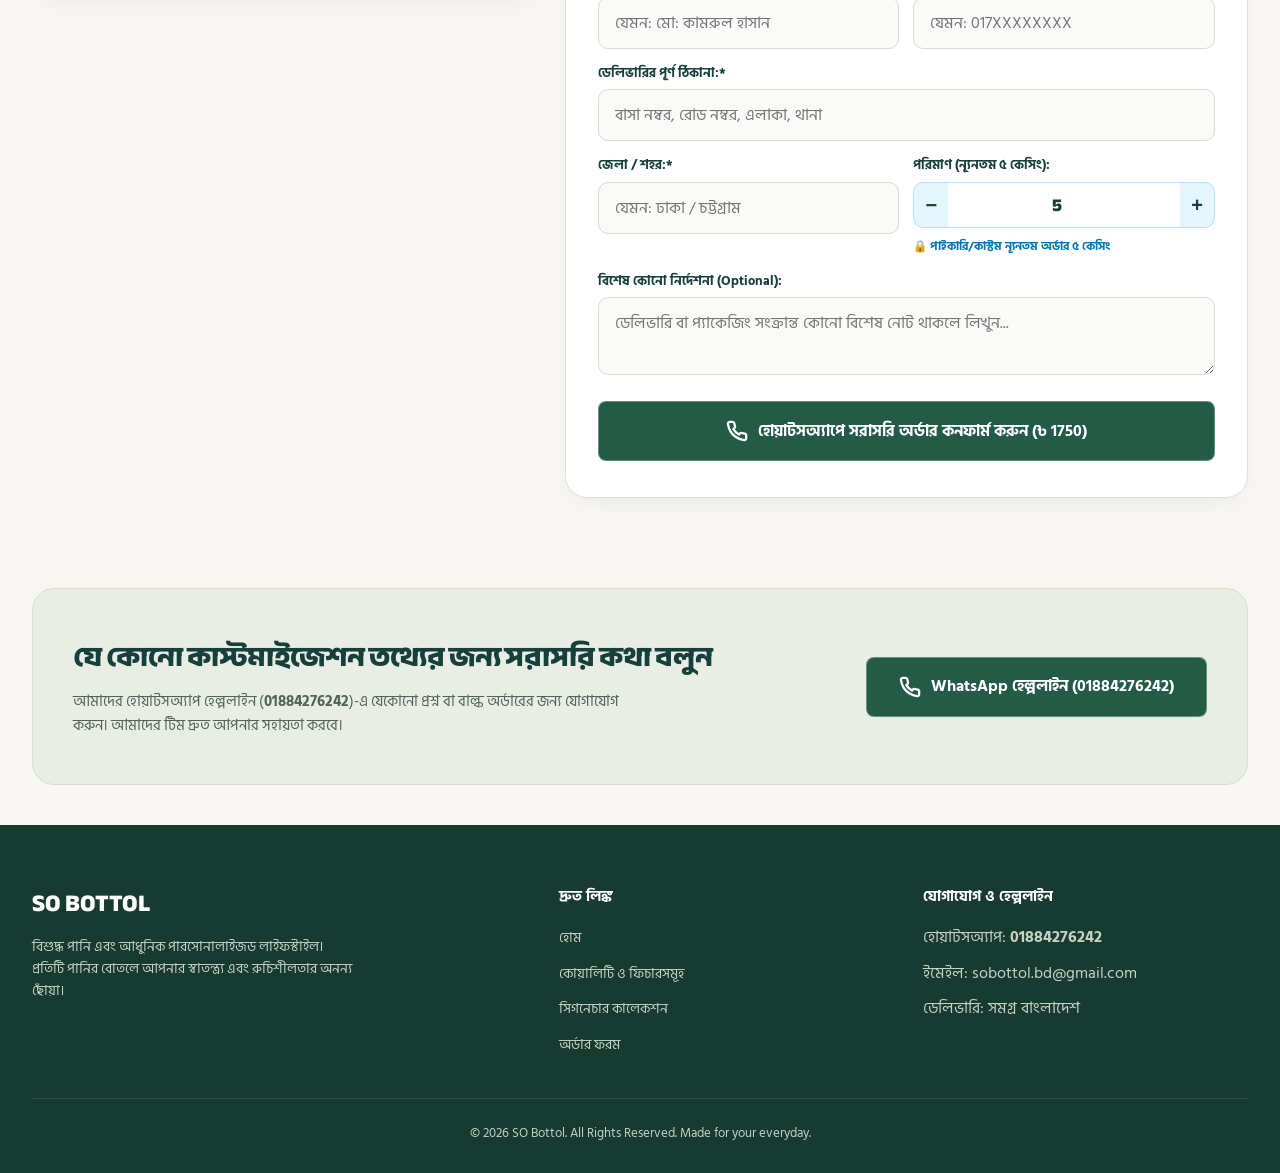
<file: index.before-bottle-refinement.html>
<!DOCTYPE html>
<html lang="bn">
<head>
  <meta charset="UTF-8" />
  <meta name="viewport" content="width=device-width, initial-scale=1.0" />
  <title>SO Bottol | প্রিমিয়াম ক্রিস্টাল ওয়াটার বোটল ও কাস্টম অর্ডার</title>
  <meta name="description" content="SO Bottol - প্রিমিয়াম পারসোনালাইজড ওয়াটার বোতল। আপনার নিজস্ব নাম ও স্লোগানে কাস্টমাইজড ক্রিস্টাল বোতল। সহজ হোয়াটসঅ্যাপ অর্ডার।" />

  <!-- Google Fonts: Anek Bangla, Hind Siliguri, Outfit, Plus Jakarta Sans -->
  <link rel="preconnect" href="https://fonts.googleapis.com" />
  <link rel="preconnect" href="https://fonts.gstatic.com" crossorigin />
  <link href="https://fonts.googleapis.com/css2?family=Anek+Bangla:wght@400;500;600;700&family=Hind+Siliguri:wght@400;500;600;700&family=Outfit:wght@400;500;600&display=swap" rel="stylesheet" />



  <!-- Main Stylesheet -->
  <link rel="stylesheet" href="css/style.css" />
  <link rel="stylesheet" href="css/story.css" />
</head>
<body>
<a class="skip-link" href="#hero-section">মূল কনটেন্টে যান</a>

  <!-- Ambient Caustic Background Lights -->
  <div class="ambient-glow ambient-glow-1"></div>
  <div class="ambient-glow ambient-glow-2"></div>

  <!-- ================= HEADER / NAVBAR ================= -->
  <header class="site-header">
    <div class="container">
      <nav class="nav-wrapper">
        <a href="#hero-section" class="brand-logo">
          <div class="logo-drop">
            <svg width="20" height="20" viewBox="0 0 24 24" fill="none" stroke="#ffffff" stroke-width="2.5" stroke-linecap="round" stroke-linejoin="round">
              <path d="M12 2.69l5.66 5.66a8 8 0 1 1-11.31 0z"></path>
            </svg>
          </div>
          <span class="logo-text">SO BOTTOL</span>
        </a>

        <button class="menu-toggle" type="button" aria-expanded="false" aria-controls="primary-navigation" aria-label="মেনু খুলুন">☰</button>
        <ul class="nav-links" id="primary-navigation">
          <li><a href="#hero-section">হোম</a></li>
          <li><a href="#journey">আমাদের গল্প</a></li>
          <li><a href="#collection-section">বোতল কালেকশন</a></li>
          <li><a href="#order-section">অর্ডার করুন</a></li>
        </ul>

        <div class="nav-actions">
          <a href="#order-section" class="btn btn-primary btn-sm magnetic-btn">
            <span>এখনই অর্ডার করুন</span>
            <svg width="14" height="14" viewBox="0 0 24 24" fill="none" stroke="currentColor" stroke-width="2.5"><line x1="5" y1="12" x2="19" y2="12"></line><polyline points="12 5 19 12 12 19"></polyline></svg>
          </a>
        </div>
      </nav>
    </div>
  </header>

  <main>
  <section id="hero-section" class="story-intro">
    <div class="container intro-grid">
      <div class="intro-copy">
        <p class="story-eyebrow">SO BOTTOL — THE EVERYDAY, REIMAGINED</p>
        <h1>এক ফোঁটা থেকে<br><span>আপনার গল্প।</span></h1>
        <p class="intro-description">শুধু পানির বোতল নয়। বিশুদ্ধতার শুরু থেকে আপনার নামের শেষ ছোঁয়া—প্রতিদিনের সঙ্গী হয়ে ওঠার একটি গল্প।</p>
        <div class="intro-actions">
          <a class="btn btn-primary" href="#journey">গল্পের শুরু <span aria-hidden="true">↓</span></a>
          <a class="intro-link" href="#order-section">সরাসরি অর্ডার করুন <span aria-hidden="true">↗</span></a>
        </div>
        <div class="intro-bottom"><span class="intro-rule"></span><span>PURE WATER. PERSONAL EXPRESSION.</span></div>
      </div>
      <div class="intro-art">
        <span class="intro-orbit orbit-one" aria-hidden="true"></span><span class="intro-orbit orbit-two" aria-hidden="true"></span>
        <span class="intro-art-word" aria-hidden="true">PURE.</span>
        <figure class="intro-photo"><img src="assets/images/b2.jpg" width="1024" height="1536" fetchpriority="high" decoding="async" alt="প্রকৃতির মাঝে Aqua Premium বোতল" /></figure>
        <span class="intro-caption"><span aria-hidden="true">01 /</span> DESIGNED FOR YOUR EVERYDAY</span>
      </div>
    </div>
    <a class="scroll-cue" href="#journey"><span class="scroll-cue-line" aria-hidden="true"></span>স্ক্রল করুন, গল্পটি খুলে যাক</a>
  </section>

  <section id="journey" class="journey-section" aria-label="একটি বোতলের গল্প">
    <div class="container journey-layout">
      <div class="journey-visual">
        <div class="journey-stage" aria-hidden="true">
          <span class="stage-word">PURE</span>
          <div class="water-rings"><i></i><i></i><i></i></div>
          <div class="bottle-motion">﻿<svg class="journey-bottle" aria-hidden="true" xmlns="http://www.w3.org/2000/svg" viewBox="0 0 400 900" width="100%" height="100%">
  <defs>
    <!-- Linear & Radial Gradients for Plastic Realism -->
    <linearGradient id="plasticBodyGrad" x1="0%" y1="0%" x2="100%" y2="0%">
      <stop offset="0%" stop-color="#cae8fa" stop-opacity="0.85"/>
      <stop offset="15%" stop-color="#ffffff" stop-opacity="0.95"/>
      <stop offset="35%" stop-color="#99d5f7" stop-opacity="0.5"/>
      <stop offset="65%" stop-color="#5bb4ea" stop-opacity="0.4"/>
      <stop offset="85%" stop-color="#ffffff" stop-opacity="0.9"/>
      <stop offset="100%" stop-color="#80c8f3" stop-opacity="0.8"/>
    </linearGradient>

    <!-- Water Liquid Gradient -->
    <linearGradient id="waterLiquidGrad" x1="0%" y1="0%" x2="100%" y2="0%">
      <stop offset="0%" stop-color="#00a8ff" stop-opacity="0.35"/>
      <stop offset="25%" stop-color="#48dbfb" stop-opacity="0.25"/>
      <stop offset="50%" stop-color="#0abde3" stop-opacity="0.35"/>
      <stop offset="75%" stop-color="#00d2d3" stop-opacity="0.2"/>
      <stop offset="100%" stop-color="#0084d6" stop-opacity="0.4"/>
    </linearGradient>

    <!-- Gloss Highlight Gradient -->
    <linearGradient id="specularGlow" x1="0%" y1="0%" x2="100%" y2="0%">
      <stop offset="0%" stop-color="#ffffff" stop-opacity="0"/>
      <stop offset="40%" stop-color="#ffffff" stop-opacity="0.85"/>
      <stop offset="60%" stop-color="#ffffff" stop-opacity="0.95"/>
      <stop offset="100%" stop-color="#ffffff" stop-opacity="0"/>
    </linearGradient>

    <!-- Shadow for Depth -->
    <filter id="softShadow" x="-20%" y="-10%" width="140%" height="120%">
      <feDropShadow dx="0" dy="18" stdDeviation="15" flood-color="#006699" flood-opacity="0.25" />
    </filter>

    <!-- Label Gradient -->
    <linearGradient id="defaultLabelGrad" x1="0%" y1="0%" x2="100%" y2="100%">
      <stop offset="0%" stop-color="#0b1e36" stop-opacity="0.95"/>
      <stop offset="100%" stop-color="#043259" stop-opacity="0.98"/>
    </linearGradient>

    <!-- Cap Highlights -->
    <linearGradient id="capHighlight" x1="0%" y1="0%" x2="100%" y2="0%">
      <stop offset="0%" stop-color="#ffffff" stop-opacity="0.3"/>
      <stop offset="30%" stop-color="#ffffff" stop-opacity="0.8"/>
      <stop offset="70%" stop-color="#000000" stop-opacity="0.15"/>
      <stop offset="100%" stop-color="#000000" stop-opacity="0.35"/>
    </linearGradient>
  </defs>

  <!-- Ground Drop Shadow -->
  <ellipse cx="200" cy="855" rx="100" ry="18" fill="#003d66" opacity="0.25"/>

  <!-- Bottle Group -->
  <g id="full-bottle">

    <!-- ================= BOTTLE BODY (PLASTIC & WATER) ================= -->
    <path id="bottle-silhouette" d="
      M 162 100
      L 238 100
      L 242 125
      L 248 135
      C 275 160, 290 200, 290 245
      L 290 420
      C 285 435, 285 455, 290 470
      L 290 730
      C 290 770, 275 805, 255 818
      C 238 828, 222 830, 200 830
      C 178 830, 162 828, 145 818
      C 125 805, 110 770, 110 730
      L 110 470
      C 115 455, 115 435, 110 420
      L 110 245
      C 110 200, 125 160, 152 135
      L 158 125
      Z"
      fill="url(#plasticBodyGrad)"
      stroke="rgba(255,255,255,0.7)"
      stroke-width="2"
    />

    <!-- Inner Pure Water Liquid -->
    <path d="
      M 154 180
      Q 200 195, 246 180
      C 272 205, 286 240, 286 280
      L 286 420
      C 282 435, 282 455, 286 470
      L 286 726
      C 286 764, 272 798, 252 812
      C 236 822, 220 824, 200 824
      C 180 824, 164 822, 148 812
      C 128 798, 114 764, 114 726
      L 114 470
      C 118 455, 118 435, 114 420
      L 114 280
      C 114 240, 128 205, 154 180
      Z"
      fill="url(#waterLiquidGrad)"
    />

    <!-- Water Surface Wave / Meniscus at Top -->
    <ellipse cx="200" cy="182" rx="46" ry="6" fill="#7bed9f" opacity="0.3" />
    <path d="M 154 182 Q 177 178, 200 182 T 246 182" stroke="#ffffff" stroke-width="2.5" fill="none" opacity="0.8" />

    <!-- Ergonomic Ribbed Contours -->
    <g opacity="0.4" stroke="#ffffff" stroke-width="2" fill="none">
      <path d="M 116 285 Q 200 298 284 285" />
      <path d="M 114 315 Q 200 328 286 315" />
      <path d="M 112 345 Q 200 358 288 345" />

      <path d="M 112 680 Q 200 695 288 680" />
      <path d="M 114 710 Q 200 725 286 710" />
      <path d="M 118 740 Q 200 755 282 740" />
    </g>

    <!-- Bottom Ice-Base Ribs -->
    <path d="M 150 805 Q 200 820 250 805" stroke="#ffffff" stroke-width="3" fill="none" opacity="0.7"/>
    <path d="M 165 818 Q 200 828 235 818" stroke="#ffffff" stroke-width="2" fill="none" opacity="0.5"/>

    <!-- ================= DYNAMIC CUSTOM LABEL AREA ================= -->
    <g id="bottle-label-container">
      <!-- Label Base / Wrap around bottle -->
      <path id="label-bg" d="
        M 110 405
        C 140 415, 260 415, 290 405
        L 290 625
        C 260 635, 140 635, 110 625
        Z"
        fill="url(#defaultLabelGrad)"
        stroke="rgba(255,255,255,0.4)"
        stroke-width="1.5"
      />

      <!-- Subtle Label Texture / Border Line Accent -->
      <path d="M 118 418 C 145 426, 255 426, 282 418" stroke="#00d2ff" stroke-width="1.5" fill="none" opacity="0.8" />
      <path d="M 118 612 C 145 620, 255 620, 282 612" stroke="#00d2ff" stroke-width="1.5" fill="none" opacity="0.8" />

      <!-- Label Brand Badge / Icon -->
      <g id="label-brand-group" transform="translate(200, 445)">
        <circle cx="0" cy="0" r="14" fill="#00d2ff" opacity="0.2"/>
        <path d="M 0 -8 C 4 -2, 6 2, 6 5 C 6 8.5, 3.3 11, 0 11 C -3.3 11, -6 8.5, -6 5 C -6 2, -4 -2, 0 -8 Z" fill="#00d2ff" />
      </g>

      <!-- Label Subtitle / Brand Header -->
      <text id="label-brand-sub" x="200" y="475"
            font-family="'Plus Jakarta Sans', 'Inter', sans-serif"
            font-size="11"
            font-weight="700"
            letter-spacing="3"
            fill="#70d6ff"
            text-anchor="middle">SO BOTTOL</text>

      <!-- CUSTOM USER NAME / TEXT (Dynamic in JS) -->
      <text id="label-custom-text" x="200" y="525"
            font-family="'Syne', 'Outfit', sans-serif"
            font-size="28"
            font-weight="800"
            letter-spacing="1.5"
            fill="#ffffff"
            text-anchor="middle">YOUR STORY</text>

      <!-- CUSTOM USER SLOGAN / SUBTEXT (Dynamic in JS) -->
      <text id="label-custom-slogan" x="200" y="555"
            font-family="'Plus Jakarta Sans', sans-serif"
            font-size="12"
            font-weight="500"
            letter-spacing="1.2"
            fill="#a6e3e9"
            text-anchor="middle">MADE TO BE YOURS</text>

      <!-- Label Specs / Purity Badge -->
      <text x="200" y="585"
            font-family="'Plus Jakarta Sans', monospace"
            font-size="10"
            font-weight="600"
            letter-spacing="2"
            fill="rgba(255,255,255,0.6)"
            text-anchor="middle">750 ML • 100% BPA FREE • pH 7.8</text>

      <!-- Label Curved Gloss Mask Overlay -->
      <path d="
        M 110 405
        C 140 415, 260 415, 290 405
        L 290 625
        C 260 635, 140 635, 110 625
        Z"
        fill="url(#specularGlow)"
        opacity="0.25"
        style="mix-blend-mode: overlay; pointer-events: none;"
      />
    </g>

    <!-- ================= BOTTLE GLOSS & HIGHLIGHTS (FOREGROUND) ================= -->
    <path d="
      M 124 150
      L 118 245
      L 118 420
      L 120 470
      L 118 730
      C 118 755, 128 780, 138 795
      L 132 790
      C 124 775, 122 750, 122 730
      L 124 470
      L 122 420
      L 122 245
      Z"
      fill="#ffffff"
      opacity="0.7"
     
    />

    <path d="
      M 148 145
      C 138 210, 138 380, 138 420
      L 138 625
      C 138 690, 142 760, 156 800
      C 152 760, 148 690, 148 625
      L 148 420
      C 148 380, 148 210, 158 145
      Z"
      fill="#ffffff"
      opacity="0.45"
     
    />

    <path d="
      M 276 150
      L 282 245
      L 282 420
      L 280 470
      L 282 730
      C 282 755, 272 780, 262 795
      L 268 790
      C 276 775, 278 750, 278 730
      L 276 470
      L 278 420
      L 278 245
      Z"
      fill="#ffffff"
      opacity="0.55"
     
    />

    <!-- ================= CUSTOMIZABLE BOTTLE CAP ================= -->
    <g id="bottle-cap-group">
      <rect id="bottle-neck-ring" x="156" y="86" width="88" height="12" rx="4" fill="#00a8ff" />
      <rect x="156" y="86" width="88" height="12" rx="4" fill="url(#capHighlight)" />

      <path id="bottle-cap" d="
        M 158 40
        L 242 40
        C 246 40, 248 43, 248 47
        L 246 84
        C 246 86, 244 87, 242 87
        L 158 87
        C 156 87, 154 86, 154 84
        L 152 47
        C 152 43, 154 40, 158 40
        Z"
        fill="#00a8ff"
       
      />

      <!-- Cap Ribbed Ridges -->
      <g opacity="0.3" stroke="#ffffff" stroke-width="1.8" stroke-linecap="round">
        <line x1="164" y1="46" x2="164" y2="81" />
        <line x1="171" y1="46" x2="171" y2="81" />
        <line x1="178" y1="46" x2="178" y2="81" />
        <line x1="185" y1="46" x2="185" y2="81" />
        <line x1="192" y1="46" x2="192" y2="81" />
        <line x1="200" y1="46" x2="200" y2="81" />
        <line x1="208" y1="46" x2="208" y2="81" />
        <line x1="215" y1="46" x2="215" y2="81" />
        <line x1="222" y1="46" x2="222" y2="81" />
        <line x1="229" y1="46" x2="229" y2="81" />
        <line x1="236" y1="46" x2="236" y2="81" />
      </g>

      <path d="
        M 158 40
        L 242 40
        C 246 40, 248 43, 248 47
        L 246 84
        C 246 86, 244 87, 242 87
        L 158 87
        C 156 87, 154 86, 154 84
        L 152 47
        C 152 43, 154 40, 158 40
        Z"
        fill="url(#capHighlight)"
        style="mix-blend-mode: overlay; pointer-events: none;"
      />

      <ellipse cx="200" cy="42" rx="42" ry="4" fill="#ffffff" opacity="0.6" />
    </g>

    <!-- Droplets -->
    <g id="droplets" opacity="0.8">
      <ellipse cx="140" cy="360" rx="3.5" ry="5" fill="#ffffff" opacity="0.85"/>
      <ellipse cx="141" cy="361" rx="1.5" ry="2" fill="#0099e6" opacity="0.4"/>
      <ellipse cx="260" cy="320" rx="4" ry="6" fill="#ffffff" opacity="0.85"/>
      <ellipse cx="261" cy="321" rx="2" ry="2.5" fill="#0099e6" opacity="0.4"/>
      <ellipse cx="135" cy="650" rx="3" ry="4.5" fill="#ffffff" opacity="0.8"/>
      <ellipse cx="265" cy="670" rx="4.5" ry="6.5" fill="#ffffff" opacity="0.9"/>
      <ellipse cx="266" cy="671" rx="2" ry="3" fill="#0099e6" opacity="0.4"/>
      <ellipse cx="145" cy="760" rx="4" ry="5.5" fill="#ffffff" opacity="0.85"/>
      <ellipse cx="250" cy="750" rx="3.5" ry="5" fill="#ffffff" opacity="0.8"/>
    </g>

  </g>
</svg>
</div>
          <span class="stage-caption">A LITTLE WATER. A LITTLE YOU.</span>
        </div>
        <nav class="chapter-nav" aria-label="গল্পের অধ্যায়">
          <a href="#chapter-water" class="is-active"><span>01</span> বিশুদ্ধতা</a>
          <a href="#chapter-bottle"><span>02</span> নকশা</a>
          <a href="#chapter-identity"><span>03</span> পরিচয়</a>
        </nav>
      </div>
      <div class="journey-chapters">
        <article class="story-chapter" id="chapter-water" data-chapter="0">
          <p class="story-eyebrow">CHAPTER 01 / THE BEGINNING</p>
          <span class="chapter-number" aria-hidden="true">01</span>
          <h2>সব গল্পের শুরু<br>একটু <em>বিশুদ্ধতায়।</em></h2>
          <p>সকালের প্রথম চুমুক। ব্যস্ততার মাঝে ছোট্ট বিরতি। পানির সহজ আনন্দটাই আমাদের গল্পের শুরু।</p>
          <div class="chapter-detail"><span aria-hidden="true">↳</span> প্রতিদিনের হাইড্রেশনের জন্য</div>
          <a href="#chapter-bottle" class="chapter-next">পরের অধ্যায়: নকশা <span aria-hidden="true">↓</span></a>
        </article>
        <article class="story-chapter" id="chapter-bottle" data-chapter="1">
          <p class="story-eyebrow">CHAPTER 02 / THE FORM</p>
          <span class="chapter-number" aria-hidden="true">02</span>
          <h2>হাতে মানায়।<br>দিনের সঙ্গেও <em>মিশে যায়।</em></h2>
          <p>পছন্দের আকৃতি, আরামদায়ক গ্রিপ আর প্রয়োজনমতো সাইজ। আপনার ডেস্ক থেকে প্রতিদিনের পথে—একটি পরিচিত সঙ্গী।</p>
          <div class="chapter-specs"><span>500 ML</span><span>750 ML</span><span>1000 ML</span><span>5000 ML</span></div>
          <a href="#collection-section" class="chapter-next">সব মডেল দেখুন <span aria-hidden="true">↗</span></a>
        </article>
        <article class="story-chapter" id="chapter-identity" data-chapter="2">
          <p class="story-eyebrow">CHAPTER 03 / YOUR SIGNATURE</p>
          <span class="chapter-number" aria-hidden="true">03</span>
          <h2>শেষ ছোঁয়াটি<br>শুধুই <em>আপনার।</em></h2>
          <p>একটি নাম। একটি প্রিয় কথা। নিজের জন্য কিংবা কাউকে উপহার দিতে—সাধারণ একটি বোতলে যোগ করুন আপনার পরিচয়।</p>
          <label class="story-name-label" for="story-name">আপনার নাম দিয়ে দেখুন</label>
          <input id="story-name" class="story-name-input" type="text" placeholder="আপনার নাম" maxlength="24" autocomplete="off" aria-describedby="story-preview-note" />
          <small id="story-preview-note">এটি লেবেলের ধারণামূলক প্রিভিউ। চূড়ান্ত অর্ডারে নামটি যুক্ত হবে।</small>
          <a href="#order-section" class="btn btn-primary story-order-link">আমার বোতল তৈরি করি <span aria-hidden="true">↗</span></a>
        </article>
      </div>
    </div>
  </section>
  <div class="story-bridge"><p>বিশুদ্ধতায় শুরু। <span>আপনার পরিচয়ে পূর্ণ।</span></p><a href="#collection-section">এবার আপনার সঙ্গী বেছে নিন <span aria-hidden="true">↓</span></a></div>
  <!-- ================= FEATURES SECTION ================= -->
  <section id="features-section" class="section">
    <div class="container">
      <div class="section-header">
        <span class="section-tag">প্রিমিয়াম কোয়ালিটি</span>
        <h2 class="section-title">কেন বেছে নেবেন SO Bottol?</h2>
        <p class="section-desc">
          স্বাস্থ্যকর পানীয় এবং দীর্ঘস্থায়ী ক্রিস্টাল স্বচ্ছতার জন্য আধুনিক ফুড-গ্রেড প্রযুক্তিতে তৈরি প্রতিটি বোতল।
        </p>
      </div>

      <div class="features-grid">
        <div class="feature-card">
          <div class="feature-icon-wrapper"><svg aria-hidden="true" width="24" height="24" viewBox="0 0 24 24" fill="none" stroke="currentColor" stroke-width="1.5"><path d="M12 3 5 6v6c0 4 7 9 7 9s7-5 7-9V6z"/><path d="m8 12 3 3 5-6"/></svg></div>
          <h3>১০০% BPA ফ্রি ও নিরাপদ</h3>
          <p>ফুড গ্রেড প্রিমিয়াম ক্রিস্টাল ক্লিয়ার প্লাস্টিক, যা কোনো ক্ষতিকর কেমিক্যাল মুক্ত এবং শতভাগ নিরাপদ।</p>
        </div>

        <div class="feature-card">
          <div class="feature-icon-wrapper"><svg aria-hidden="true" width="24" height="24" viewBox="0 0 24 24" fill="none" stroke="currentColor" stroke-width="1.5"><path d="M12 3 5 6v6c0 4 7 9 7 9s7-5 7-9V6z"/><path d="m8 12 3 3 5-6"/></svg></div>
          <h3>কাস্টম নেম ও স্লোগান প্রিন্টিং</h3>
          <p>আপনার নাম, পছন্দের বার্তা বা প্রিয়জনকে গিফট করার জন্য মনের মতো স্লোগান বোতলের গায়ে প্রিন্ট করে নিন।</p>
        </div>

        <div class="feature-card">
          <div class="feature-icon-wrapper"><svg aria-hidden="true" width="24" height="24" viewBox="0 0 24 24" fill="none" stroke="currentColor" stroke-width="1.5"><path d="M12 3 5 6v6c0 4 7 9 7 9s7-5 7-9V6z"/><path d="m8 12 3 3 5-6"/></svg></div>
          <h3>লিক-প্রুফ আর্মার ক্যাপ</h3>
          <p>ডাবল সিলিং সিলিকন গ্রিপ রিং টেকনোলজি, যা ব্যাগ বা গাড়িতে রাখলে এক ফোঁটা পানিও পড়বে না।</p>
        </div>

        <div class="feature-card">
          <div class="feature-icon-wrapper"><svg aria-hidden="true" width="24" height="24" viewBox="0 0 24 24" fill="none" stroke="currentColor" stroke-width="1.5"><path d="M12 3 5 6v6c0 4 7 9 7 9s7-5 7-9V6z"/><path d="m8 12 3 3 5-6"/></svg></div>
          <h3>হোয়াটসঅ্যাপে সহজ অর্ডার</h3>
          <p>এক ক্লিকেই সরাসরি প্রস্তুতকারকের কাছে অর্ডার পাঠান এবং দ্রুত সারা দেশে ডেলিভারি বুঝে নিন।</p>
        </div>
      </div>
    </div>
  </section>

  <!-- ================= SIGNATURE BOTTLE COLLECTION 3D COVERFLOW SLIDESHOW ================= -->
  <section id="collection-section" class="section collection-section-wrap">
    <div class="container">
      <div class="section-header">
        <span class="section-tag">এক্সক্লুসিভ বোটল সিরিজ</span>
        <h2 class="section-title">সিগনেচার প্রিমিয়াম বোতল কালেকশন</h2>
        <p class="section-desc">
          তিনটি আলাদা ব্যক্তিত্ব। আপনার পছন্দের মডেলটি বেছে নিন। মোবাইলে সোয়াইপ করুন অথবা নিচের তীর ব্যবহার করুন।
        </p>
      </div>

            <!-- Swiper 3D Coverflow Container (6 slides for smooth infinite loop) -->
      <div class="swiper bottle-coverflow-swiper">
        <div class="swiper-wrapper">
          
          <!-- Slide 1: Blue Hydration Fuel (b1.png) -->
          <div class="swiper-slide bottle-slide-card" data-bottle-id="b1">
            <div class="slide-badge">Hydro Splash</div>
            <div class="slide-img-box">
              <img src="assets/images/b1.jpg" decoding="async" alt="Blue Hydration Fuel" width="1024" height="1536" loading="lazy" />
            </div>
            <div class="slide-body">
              <span class="slide-series-tag">500 ML - 5000 ML • HYDRO WAVE</span>
              <h3 class="slide-title">Blue Hydration Fuel</h3>
              <p class="slide-desc">ক্রিস্টাল ক্লিয়ার সিলিন্ডার বডি, ওয়েভ টেক্সচার্ড ব্লু লেবেলিং এবং হাই-প্রেশার স্প্ল্যাশ প্রটেক্টেড আইস ব্লু ক্যাপ।</p>
              <div class="slide-price-row">
                <div class="slide-price-box">
                  <span class="slide-price-label">প্রারম্ভিক মূল্য (500 ML):</span>
                  <span class="slide-price-val">৳ ২২০ <span class="unit">/ কেসিং</span></span>
                </div>
                <button type="button" class="btn btn-primary btn-sm btn-select-bottle" onclick="selectBottleForOrder('b1')">
                  <span>এই বোতলটি অর্ডার করুন</span>
                </button>
              </div>
            </div>
          </div>

          <!-- Slide 2: Aqua Premium Natural (b2.png) -->
          <div class="swiper-slide bottle-slide-card" data-bottle-id="b2">
            <div class="slide-badge">🍃 Nature Spring</div>
            <div class="slide-img-box">
              <img src="assets/images/b2.jpg" decoding="async" alt="Aqua Premium Natural" width="1024" height="1536" loading="lazy" />
            </div>
            <div class="slide-body">
              <span class="slide-series-tag">500 ML - 5000 ML • ERGONOMIC CURVE</span>
              <h3 class="slide-title">Aqua Premium Natural</h3>
              <p class="slide-desc">প্রাকৃতিক স্প্রিং ওয়াটার থিম, এরগনোমিক গ্রিপ স্পাইরাল কনট্যুর বডি এবং রয়েল ম্যাট ব্ল্যাক প্রফেশনাল ক্যাপ।</p>
              <div class="slide-price-row">
                <div class="slide-price-box">
                  <span class="slide-price-label">প্রারম্ভিক মূল্য (500 ML):</span>
                  <span class="slide-price-val">৳ ২৫০ <span class="unit">/ কেসিং</span></span>
                </div>
                <button type="button" class="btn btn-primary btn-sm btn-select-bottle" onclick="selectBottleForOrder('b2')">
                  <span>এই বোতলটি অর্ডার করুন</span>
                </button>
              </div>
            </div>
          </div>

          <!-- Slide 3: TOCE Alpine Glacier (b3.png) -->
          <div class="swiper-slide bottle-slide-card" data-bottle-id="b3">
            <div class="slide-badge">Alpine Glacier</div>
            <div class="slide-img-box">
              <img src="assets/images/b3.jpg" decoding="async" alt="TOCE Alpine Glacier" width="1024" height="1536" loading="lazy" />
            </div>
            <div class="slide-body">
              <span class="slide-series-tag">500 ML - 5000 ML • SPARKLING MINERAL</span>
              <h3 class="slide-title">TOCE Alpine Glacier</h3>
              <p class="slide-desc">আলপাইন গ্লেসিয়ার মাউন্টেন পিক শেপড গ্রেডিয়েন্ট লেবেল, প্রিমিয়াম রিজিড গ্লাস-লাইক ফিনিশ এবং হেভি-ডিউটি ক্যাপ।</p>
              <div class="slide-price-row">
                <div class="slide-price-box">
                  <span class="slide-price-label">প্রারম্ভিক মূল্য (500 ML):</span>
                  <span class="slide-price-val">৳ ২৮০ <span class="unit">/ কেসিং</span></span>
                </div>
                <button type="button" class="btn btn-primary btn-sm btn-select-bottle" onclick="selectBottleForOrder('b3')">
                  <span>এই বোতলটি অর্ডার করুন</span>
                </button>
              </div>
            </div>
          </div>

          <!-- Slide 4: Blue Hydration Fuel Duplicate (for infinite loop) -->
        </div>

        <!-- Swiper Nav Arrows & Pagination -->
        <button type="button" class="swiper-button-prev" aria-label="আগের বোতল">←</button>
        <button type="button" class="swiper-button-next" aria-label="পরের বোতল">→</button>
        <div class="swiper-pagination"></div>
      </div>
    </div>
  </section>

  <!-- ================= DIRECT ON-PAGE ORDER SECTION WITH MULTI-SIZE DYNAMIC PRICING ================= -->
  <section id="order-section" class="section order-section-wrap">
    <div class="container">
      <div class="section-header">
        <span class="section-tag">সহজ অর্ডার ফরম</span>
        <h2 class="section-title">এবার আপনার গল্পটি তৈরি হোক।</h2>
        <p class="section-desc">
          পছন্দের বোতলের মডেল ও সাইজ নির্বাচন করুন, আপনার নাম বা স্লোগান লিখুন এবং সরাসরি হোয়াটসঅ্যাপে অর্ডার পাঠিয়ে দিন।
        </p>
      </div>

      <div class="order-layout-grid">
        
        <!-- Left Column: Live Mockup & Real-Time Dynamic Price Summary -->
        <div class="order-preview-card">
          <div class="preview-card-header">
            <h4>লাইভ বোতল প্রিভিউ ও মূল্যের হিসাব</h4>
            <span class="status-chip">🔴 লাইভ ক্যালকুলেশন</span>
          </div>

          <!-- Preview Bottle Visual: Full view, 100% visible without obstruction -->
          <div class="order-live-visual">
            <img loading="lazy" id="preview-bottle-img" src="assets/images/b2.jpg" decoding="async" alt="Selected Bottle Preview" />
          </div>

          <!-- Custom Label Badge placed clearly below the bottle image -->
          <div class="mockup-label-card">
            <span class="mockup-brand">🏷️ বোতলের গায়ের কাস্টম লেবেল</span>
            <h4 id="preview-name-display">YOUR NAME</h4>
            <p id="preview-slogan-display">STAY PURE • STAY HYDRATED</p>
            <div class="mockup-size-tag" id="preview-size-tag">১০০০ মিলি (১ লিটার)</div>
          </div>

          <!-- Dynamic Live Pricing Box -->
          <div class="price-breakdown-box" aria-live="polite" aria-atomic="true">
            <div class="breakdown-row">
              <span class="label">নির্বাচিত মডেল:</span>
              <strong id="summary-model-name" class="val">Aqua Premium Natural</strong>
            </div>
            <div class="breakdown-row">
              <span class="label">নির্বাচিত সাইজ:</span>
              <strong id="summary-size-name" class="val">1000 ML (১ লিটার)</strong>
            </div>
            <div class="breakdown-row">
              <span class="label">এককের মূল্য (Unit Price):</span>
              <strong id="summary-unit-price" class="val text-cyan">৳ ৩৫০</strong>
            </div>
            <div class="breakdown-row">
              <span class="label">পরিমাণ (Quantity):</span>
              <strong id="summary-quantity" class="val">৫ কেসিং</strong>
            </div>
            <div class="breakdown-divider"></div>
            <div class="breakdown-row total-row">
              <span class="label">সর্বমোট প্রদেয় মূল্য:</span>
              <strong id="summary-total-price" class="val total-amount">৳ ৩৫০</strong>
            </div>
          </div>

          <div class="order-guarantee-note">
            <span>🚚 সমগ্র বাংলাদেশে হোম ডেলিভারি • ক্যাশ অন ডেলিভারি সুবিধা</span>
          </div>
        </div>

        <!-- Right Column: Interactive Order Form -->
        <div class="order-form-card">
          <form id="direct-order-form">
            
            <!-- 1. Select Bottle Model -->
            <div class="form-step-group">
              <label class="step-label">১. বোতলের মডেল বেছে নিন:</label>
              <div class="model-picker-grid">
                <label class="model-option">
                  <input type="radio" name="order_bottle_model" value="b1" />
                  <div class="model-card">
                    <div class="model-thumb-box">
                      <img loading="lazy" src="assets/images/b1_thumb.jpg" decoding="async" alt="Blue Hydration Fuel" />
                    </div>
                    <div class="model-info">
                      <strong>Blue Hydration Fuel</strong>
                      <span>বেস: ৳২২০ (500ml)</span>
                    </div>
                  </div>
                </label>

                <label class="model-option">
                  <input type="radio" name="order_bottle_model" value="b2" checked />
                  <div class="model-card">
                    <div class="model-thumb-box">
                      <img loading="lazy" src="assets/images/b2_thumb.jpg" decoding="async" alt="Aqua Premium Natural" />
                    </div>
                    <div class="model-info">
                      <strong>Aqua Premium Natural</strong>
                      <span>বেস: ৳২৫০ (500ml)</span>
                    </div>
                  </div>
                </label>

                <label class="model-option">
                  <input type="radio" name="order_bottle_model" value="b3" />
                  <div class="model-card">
                    <div class="model-thumb-box">
                      <img loading="lazy" src="assets/images/b3_thumb.jpg" decoding="async" alt="TOCE Alpine Glacier" />
                    </div>
                    <div class="model-info">
                      <strong>TOCE Alpine Glacier</strong>
                      <span>বেস: ৳২৮০ (500ml)</span>
                    </div>
                  </div>
                </label>
              </div>
            </div>

            <!-- 2. Select Bottle Size (500ml, 750ml, 1000ml, 5000ml) with dynamic pricing -->
            <div class="form-step-group">
              <label class="step-label">২. বোতলের সাইজ (Size) নির্বাচন করুন:</label>
              <div class="size-picker-grid">
                <label class="size-btn-pill">
                  <input type="radio" name="order_size" value="500ml" />
                  <div class="pill-content">
                    <span class="size-title">500 ML</span>
                    <span class="size-extra">হাফ লিটার (বেস প্রাইস)</span>
                  </div>
                </label>

                <label class="size-btn-pill">
                  <input type="radio" name="order_size" value="750ml" />
                  <div class="pill-content">
                    <span class="size-title">750 ML</span>
                    <span class="size-extra">+ ৳৫০</span>
                  </div>
                </label>

                <label class="size-btn-pill">
                  <input type="radio" name="order_size" value="1000ml" checked />
                  <div class="pill-content">
                    <span class="size-title">1000 ML (১ লিটার)</span>
                    <span class="size-extra">+ ৳১০০</span>
                  </div>
                </label>

                <label class="size-btn-pill">
                  <input type="radio" name="order_size" value="5000ml" />
                  <div class="pill-content">
                    <span class="size-title">5000 ML (৫ লিটার)</span>
                    <span class="size-extra">ফ্যামিলি জার (+ ৳৩৫০)</span>
                  </div>
                </label>
              </div>
            </div>

            <!-- 3. Custom Label Name & Slogan -->
            <div class="form-step-group">
              <label class="step-label">৩. বোতলের কাস্টম লেবেলিং:</label>
              <div class="input-duo-grid">
                <div class="form-field">
                  <label for="order-label-name">বোতলের গায়ে আপনার নাম / টেক্সট:*</label>
                  <input type="text" id="order-label-name" class="form-control" placeholder="যেমন: কামরুল হাসান বা SO BOTTOL" value="YOUR NAME" maxlength="24" required />
                </div>
                <div class="form-field">
                  <label for="order-label-slogan">সাবটেক্সট বা স্লোগান (Slogan):*</label>
                  <input type="text" id="order-label-slogan" class="form-control" placeholder="যেমন: STAY PURE • STAY HYDRATED" value="STAY PURE • STAY HYDRATED" maxlength="36" required />
                </div>
              </div>
            </div>

            <!-- 4. Customer Details & Quantity -->
            <div class="form-step-group">
              <label class="step-label">৪. আপনার ডেলিভারি তথ্য:</label>
              <div class="input-duo-grid">
                <div class="form-field">
                  <label for="order-cust-name">আপনার নাম (Full Name):*</label>
                  <input type="text" id="order-cust-name" class="form-control" placeholder="যেমন: মো: কামরুল হাসান" required />
                </div>
                <div class="form-field">
                  <label for="order-cust-phone">হোয়াটসঅ্যাপ মোবাইল নম্বর:*</label>
                  <input type="tel" id="order-cust-phone" class="form-control" placeholder="যেমন: 017XXXXXXXX" required />
                </div>
              </div>

              <div class="form-field" style="margin-top: 14px;">
                <label for="order-cust-address">ডেলিভারির পূর্ণ ঠিকানা:*</label>
                <input type="text" id="order-cust-address" class="form-control" placeholder="বাসা নম্বর, রোড নম্বর, এলাকা, থানা" required />
              </div>

              <div class="input-duo-grid" style="margin-top: 14px;">
                <div class="form-field">
                  <label for="order-cust-city">জেলা / শহর:*</label>
                  <input type="text" id="order-cust-city" class="form-control" placeholder="যেমন: ঢাকা / চট্টগ্রাম" required />
                </div>
                <div class="form-field">
                  <label for="order-cust-qty">পরিমাণ (ন্যূনতম ৫ কেসিং):</label>
                  <div class="qty-counter-wrap">
                    <button type="button" class="qty-btn" id="qty-minus-btn" title="কমান (ন্যূনতম ৫ কেসিং)">−</button>
                    <input type="number" id="order-cust-qty" class="qty-input" value="5" min="5" max="500" readonly />
                    <button type="button" class="qty-btn" id="qty-plus-btn" title="বাড়ান">+</button>
                  </div>
                  <small style="font-size: 11.5px; color: #0077b6; font-weight: 700; margin-top: 4px; display: block;">🔒 পাইকারি/কাস্টম ন্যূনতম অর্ডার ৫ কেসিং</small>
                </div>
              </div>

              <div class="form-field" style="margin-top: 14px;">
                <label for="order-cust-notes">বিশেষ কোনো নির্দেশনা (Optional):</label>
                <textarea id="order-cust-notes" class="form-control text-area-sm" placeholder="ডেলিভারি বা প্যাকেজিং সংক্রান্ত কোনো বিশেষ নোট থাকলে লিখুন..."></textarea>
              </div>
            </div>

            <!-- Submit WhatsApp Order Button -->
            <button type="submit" class="btn btn-whatsapp btn-lg magnetic-btn submit-order-btn">
              <svg width="22" height="22" viewBox="0 0 24 24" fill="none" stroke="currentColor" stroke-width="2.5"><path d="M22 16.92v3a2 2 0 0 1-2.18 2 19.79 19.79 0 0 1-8.63-3.07 19.5 19.5 0 0 1-6-6 19.79 19.79 0 0 1-3.07-8.67A2 2 0 0 1 4.11 2h3a2 2 0 0 1 2 1.72 12.84 12.84 0 0 0 .7 2.81 2 2 0 0 1-.45 2.11L8.09 9.91a16 16 0 0 0 6 6l1.27-1.27a2 2 0 0 1 2.11-.45 12.84 12.84 0 0 0 2.81.7A2 2 0 0 1 22 16.92z"></path></svg>
              <span>হোয়াটসঅ্যাপে সরাসরি অর্ডার কনফার্ম করুন (<span id="btn-total-display">৳ ৩৫০</span>)</span>
            </button>
          </form>
        </div>

      </div>
    </div>
  </section>

  <!-- ================= TRUST & WHATSAPP BANNER ================= -->
  <section class="section" style="padding-top: 10px; padding-bottom: 40px;">
    <div class="container">
      <div class="trust-banner">
        <div class="trust-content">
          <h2>যে কোনো কাস্টমাইজেশন তথ্যের জন্য সরাসরি কথা বলুন</h2>
          <p>আমাদের হোয়াটসঅ্যাপ হেল্পলাইন (<strong>01884276242</strong>)-এ যেকোনো প্রশ্ন বা বাল্ক অর্ডারের জন্য যোগাযোগ করুন। আমাদের টিম দ্রুত আপনার সহায়তা করবে।</p>
        </div>
        <a href="https://wa.me/8801884276242" target="_blank" rel="noopener noreferrer" class="btn btn-whatsapp btn-lg magnetic-btn">
          <svg width="22" height="22" viewBox="0 0 24 24" fill="none" stroke="currentColor" stroke-width="2.5"><path d="M22 16.92v3a2 2 0 0 1-2.18 2 19.79 19.79 0 0 1-8.63-3.07 19.5 19.5 0 0 1-6-6 19.79 19.79 0 0 1-3.07-8.67A2 2 0 0 1 4.11 2h3a2 2 0 0 1 2 1.72 12.84 12.84 0 0 0 .7 2.81 2 2 0 0 1-.45 2.11L8.09 9.91a16 16 0 0 0 6 6l1.27-1.27a2 2 0 0 1 2.11-.45 12.84 12.84 0 0 0 2.81.7A2 2 0 0 1 22 16.92z"></path></svg>
          <span>WhatsApp হেল্পলাইন (01884276242)</span>
        </a>
      </div>
    </div>
  </section>

  </main>
  <!-- ================= FOOTER ================= -->
  <footer class="site-footer">
    <div class="container">
      <div class="footer-grid">
        <div class="footer-brand">
          <h4>SO BOTTOL</h4>
          <p>
            বিশুদ্ধ পানি এবং আধুনিক পারসোনালাইজড লাইফস্টাইল। প্রতিটি পানির বোতলে আপনার স্বাতন্ত্র্য এবং রুচিশীলতার অনন্য ছোঁয়া।
          </p>
        </div>

        <div class="footer-col">
          <h5>দ্রুত লিঙ্ক</h5>
          <ul>
            <li><a href="#hero-section">হোম</a></li>
            <li><a href="#features-section">কোয়ালিটি ও ফিচারসমূহ</a></li>
            <li><a href="#collection-section">সিগনেচার কালেকশন</a></li>
            <li><a href="#order-section">অর্ডার ফরম</a></li>
          </ul>
        </div>

        <div class="footer-col">
          <h5>যোগাযোগ ও হেল্পলাইন</h5>
          <ul>
            <li>হোয়াটসঅ্যাপ: <strong>01884276242</strong></li>
            <li>ইমেইল: sobottol.bd@gmail.com</li>
            <li>ডেলিভারি: সমগ্র বাংলাদেশ</li>
          </ul>
        </div>
      </div>

      <div class="footer-bottom">
        <p>&copy; 2026 SO Bottol. All Rights Reserved. Made for your everyday.</p>
      </div>
    </div>
  </footer>

  <!-- ================= SCRIPTS ================= -->
  <!-- Swiper.js Bundle for 3D Coverflow Slideshow -->

  
  <!-- GSAP & ScrollTrigger for Fluid Motion -->



  <!-- Application Logic Scripts (Pure Static, No Node.js Required) -->
  <script defer src="js/animations.js"></script>
  <script defer src="js/order.js"></script>
  <script defer src="js/story.js"></script>

</body>
</html>
</file>
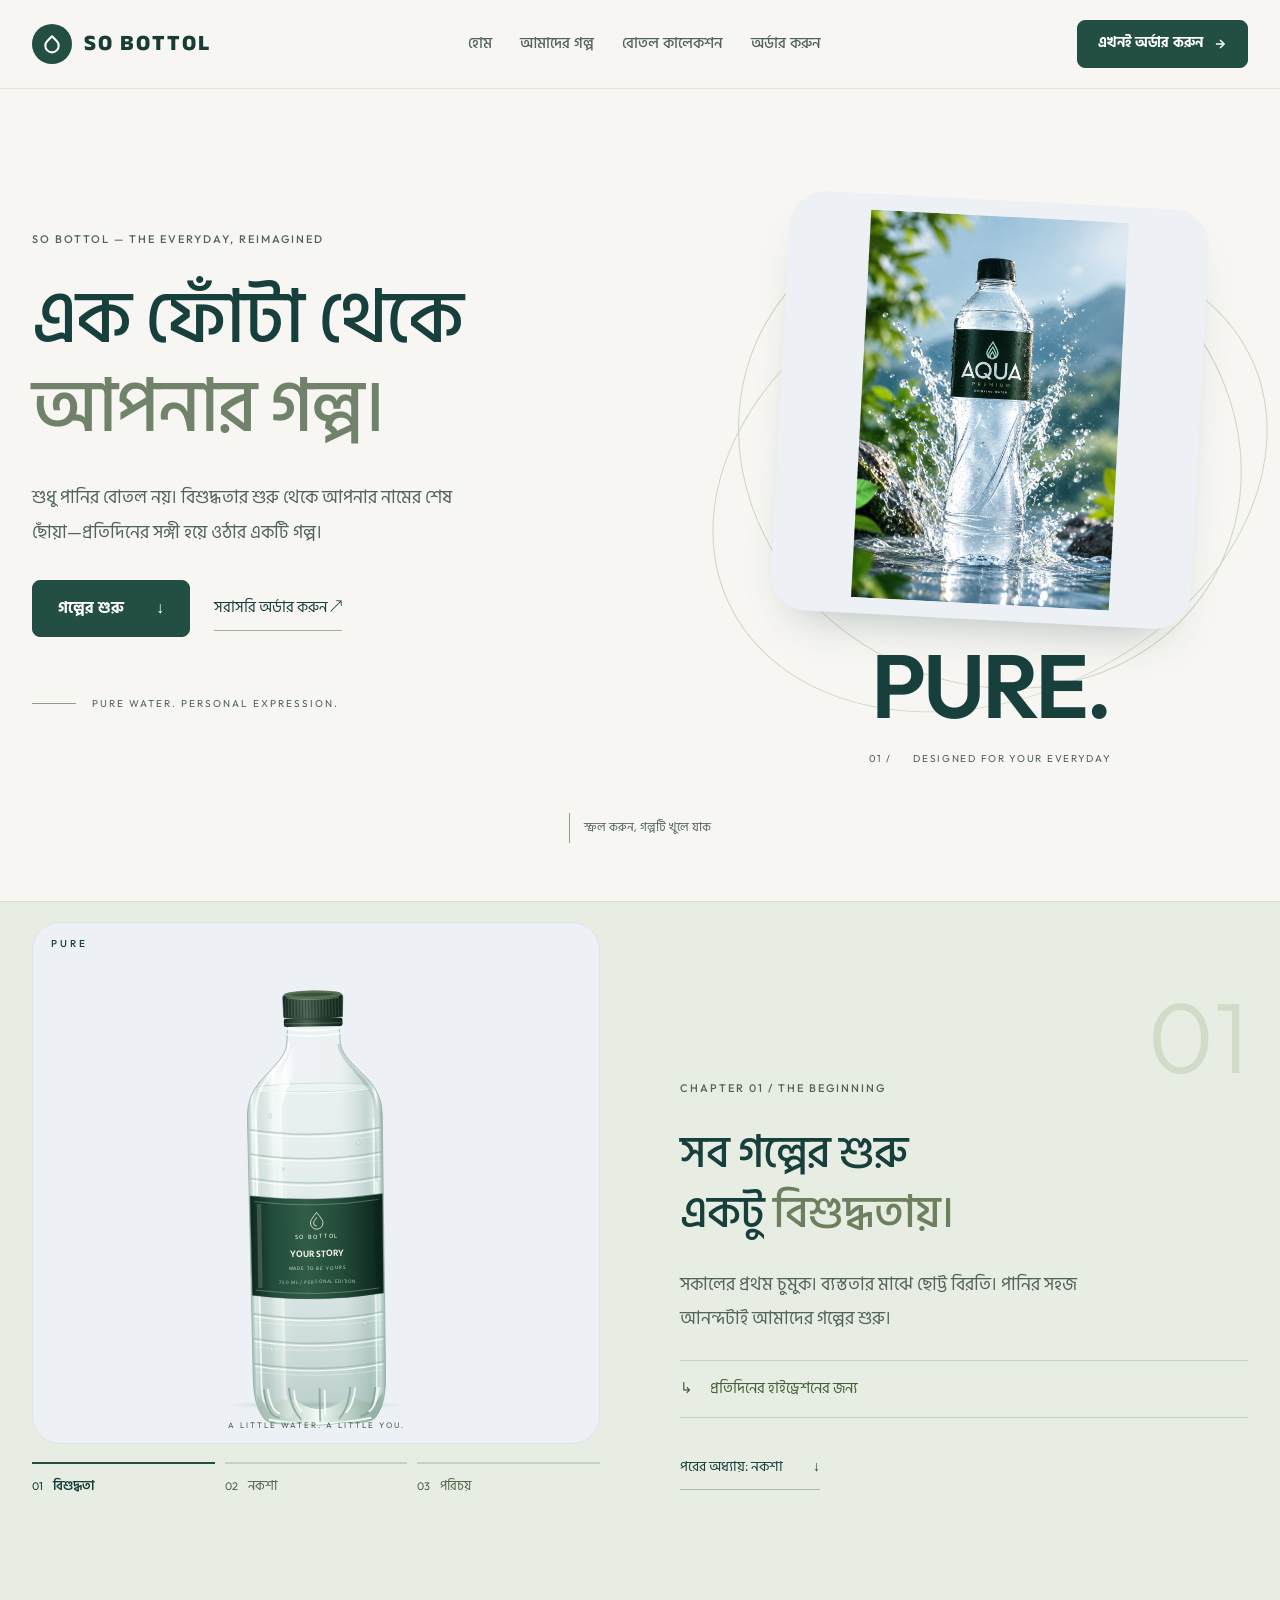
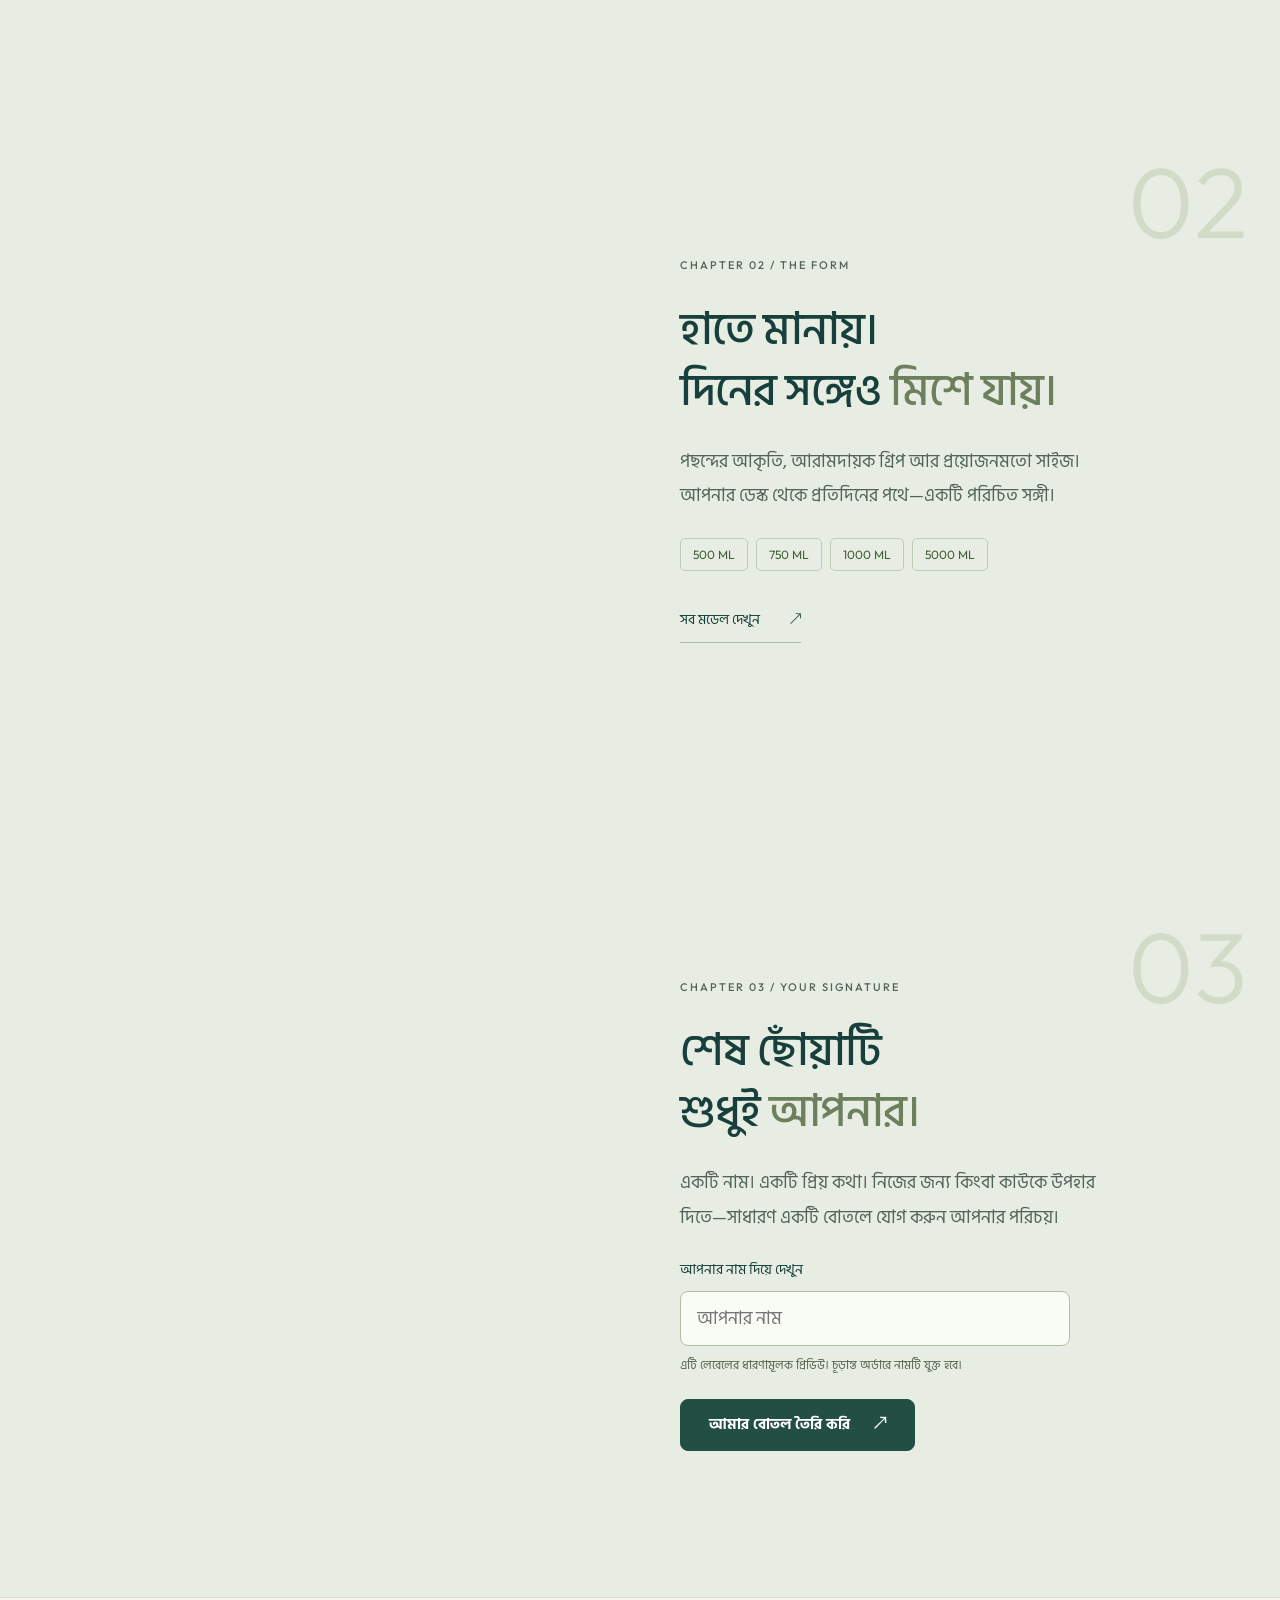
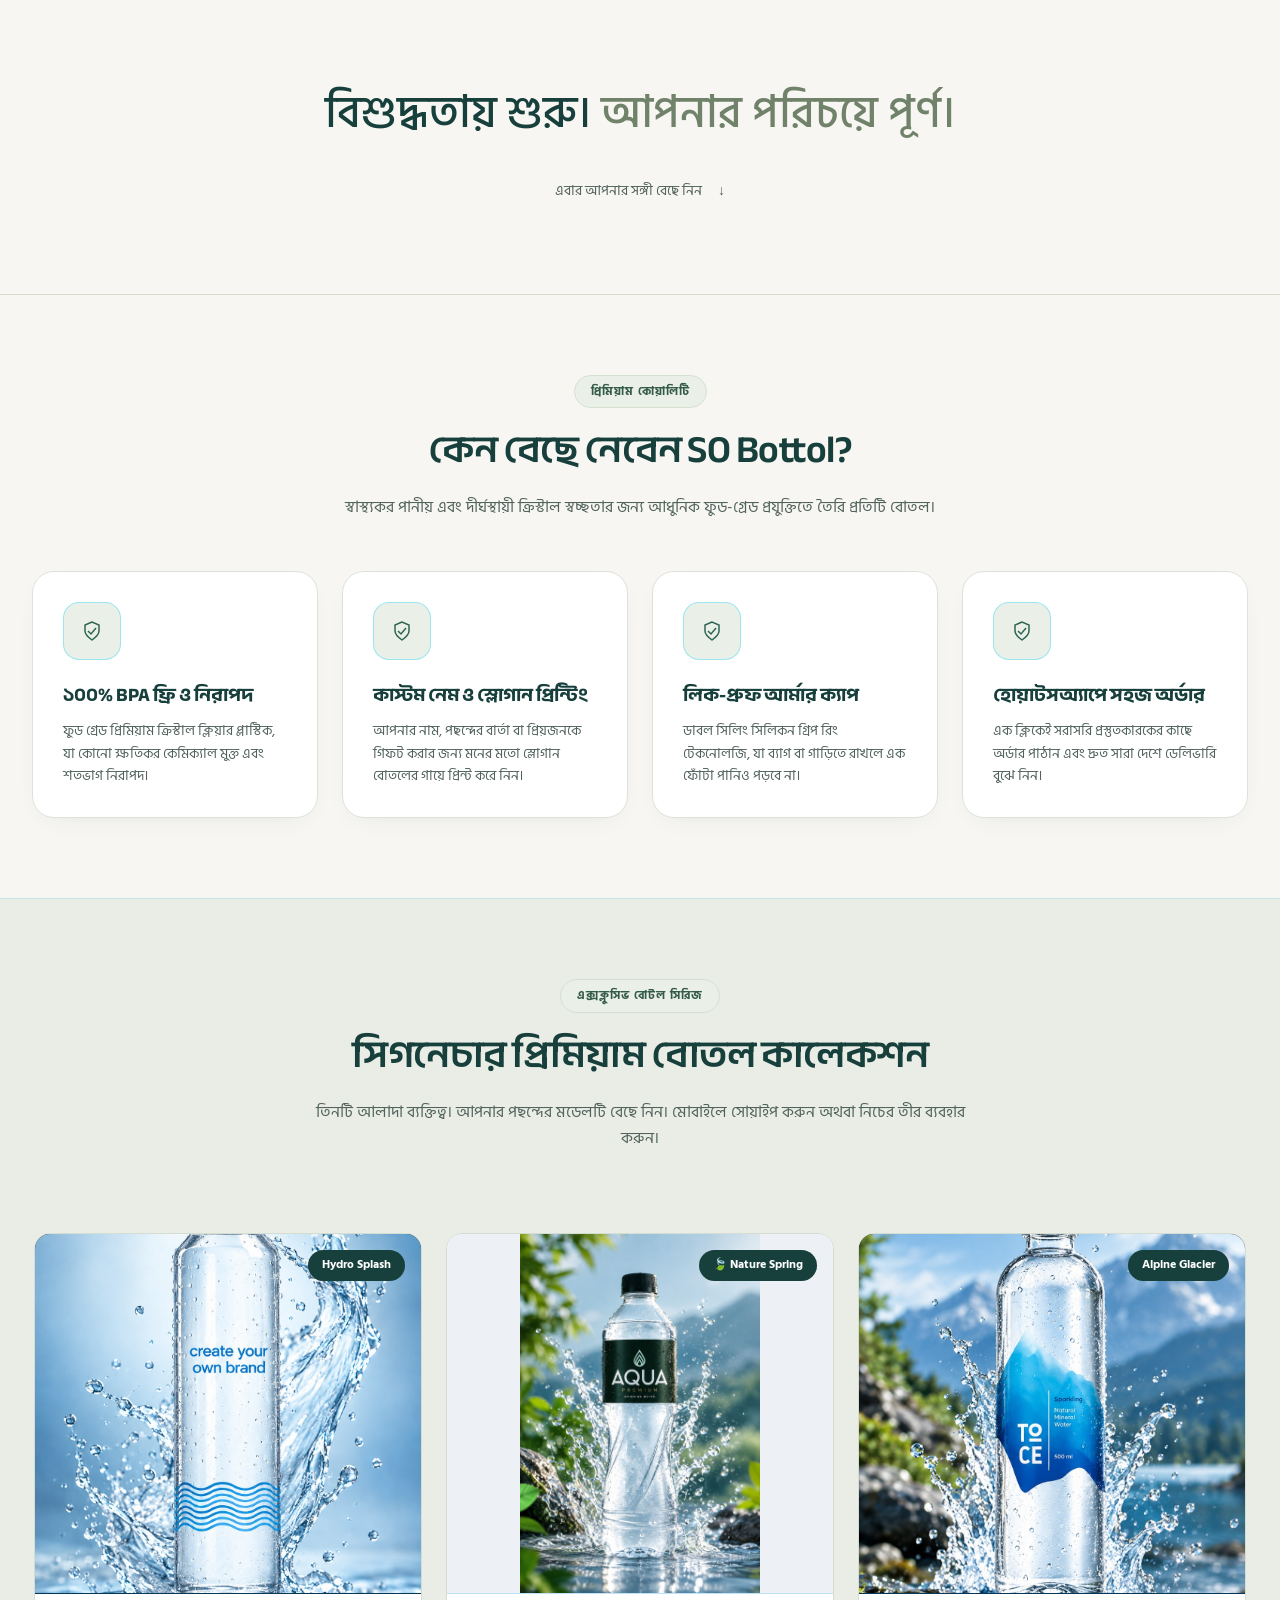
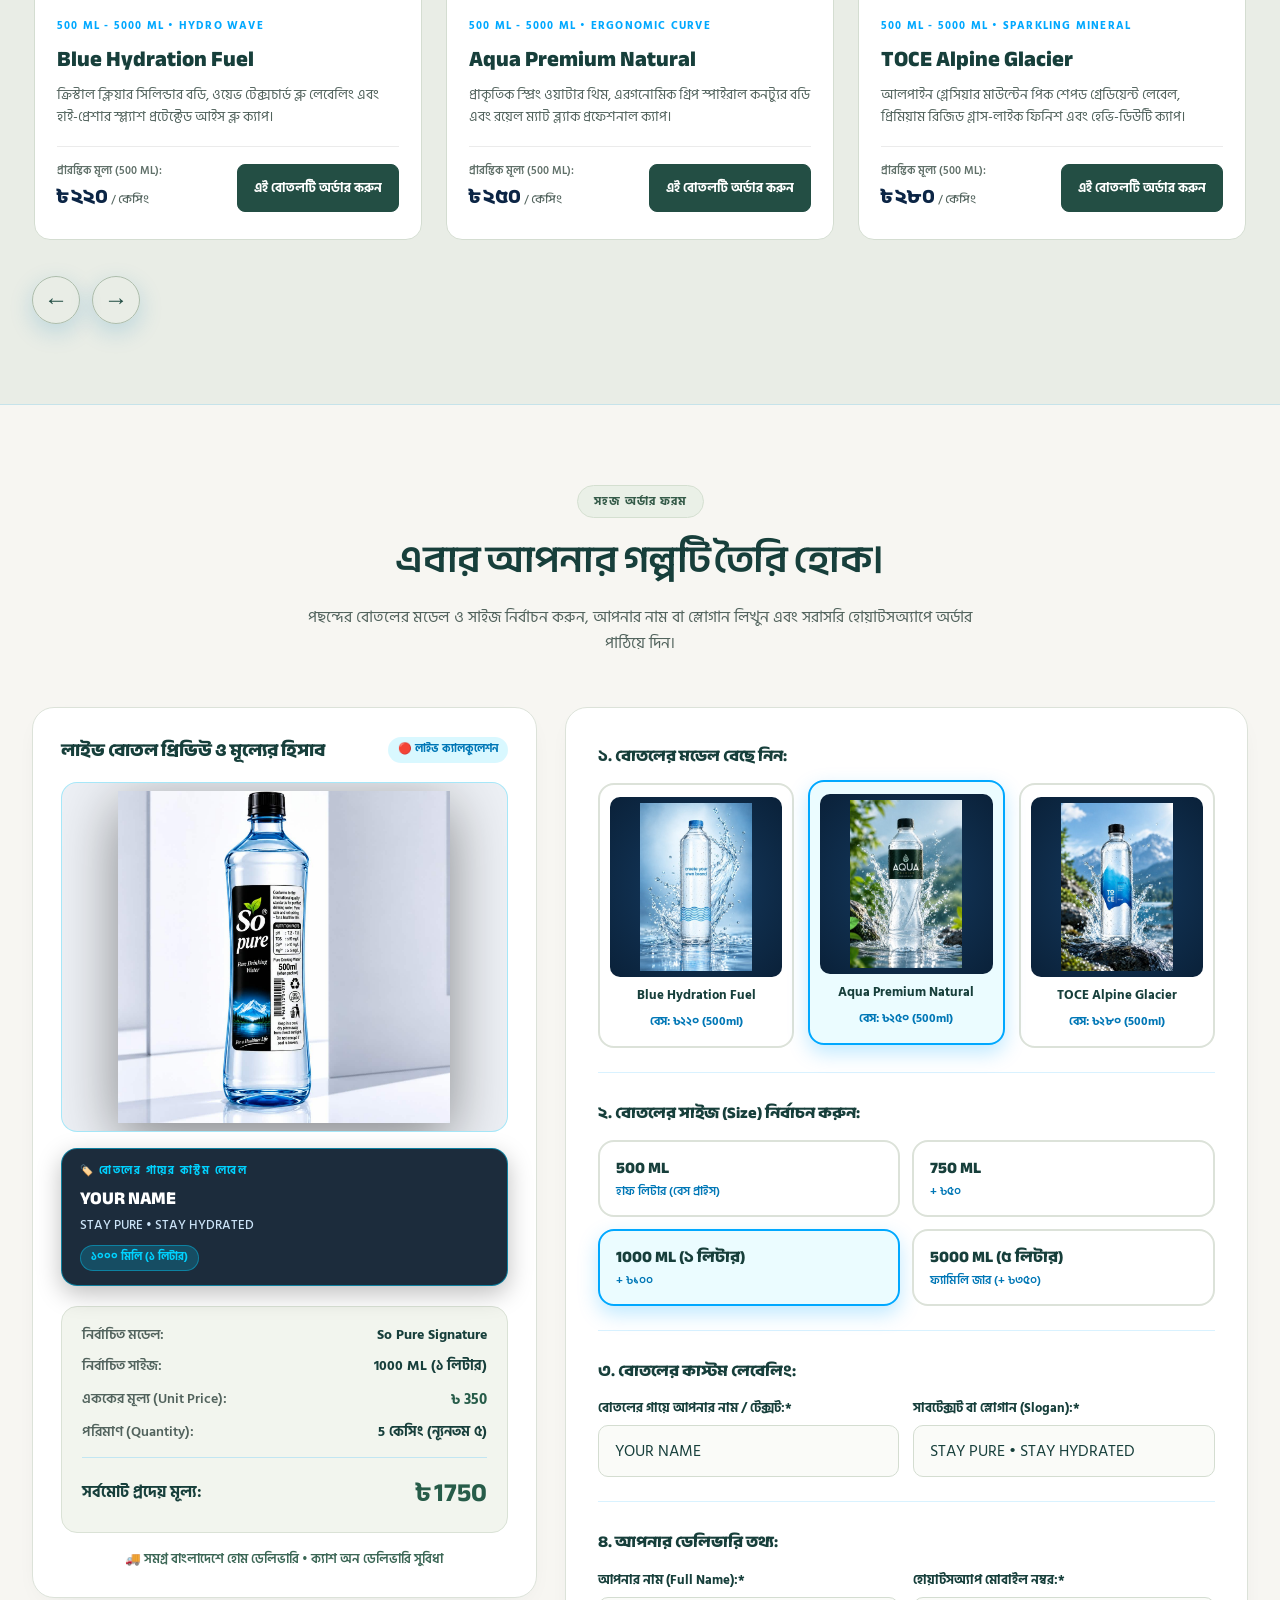
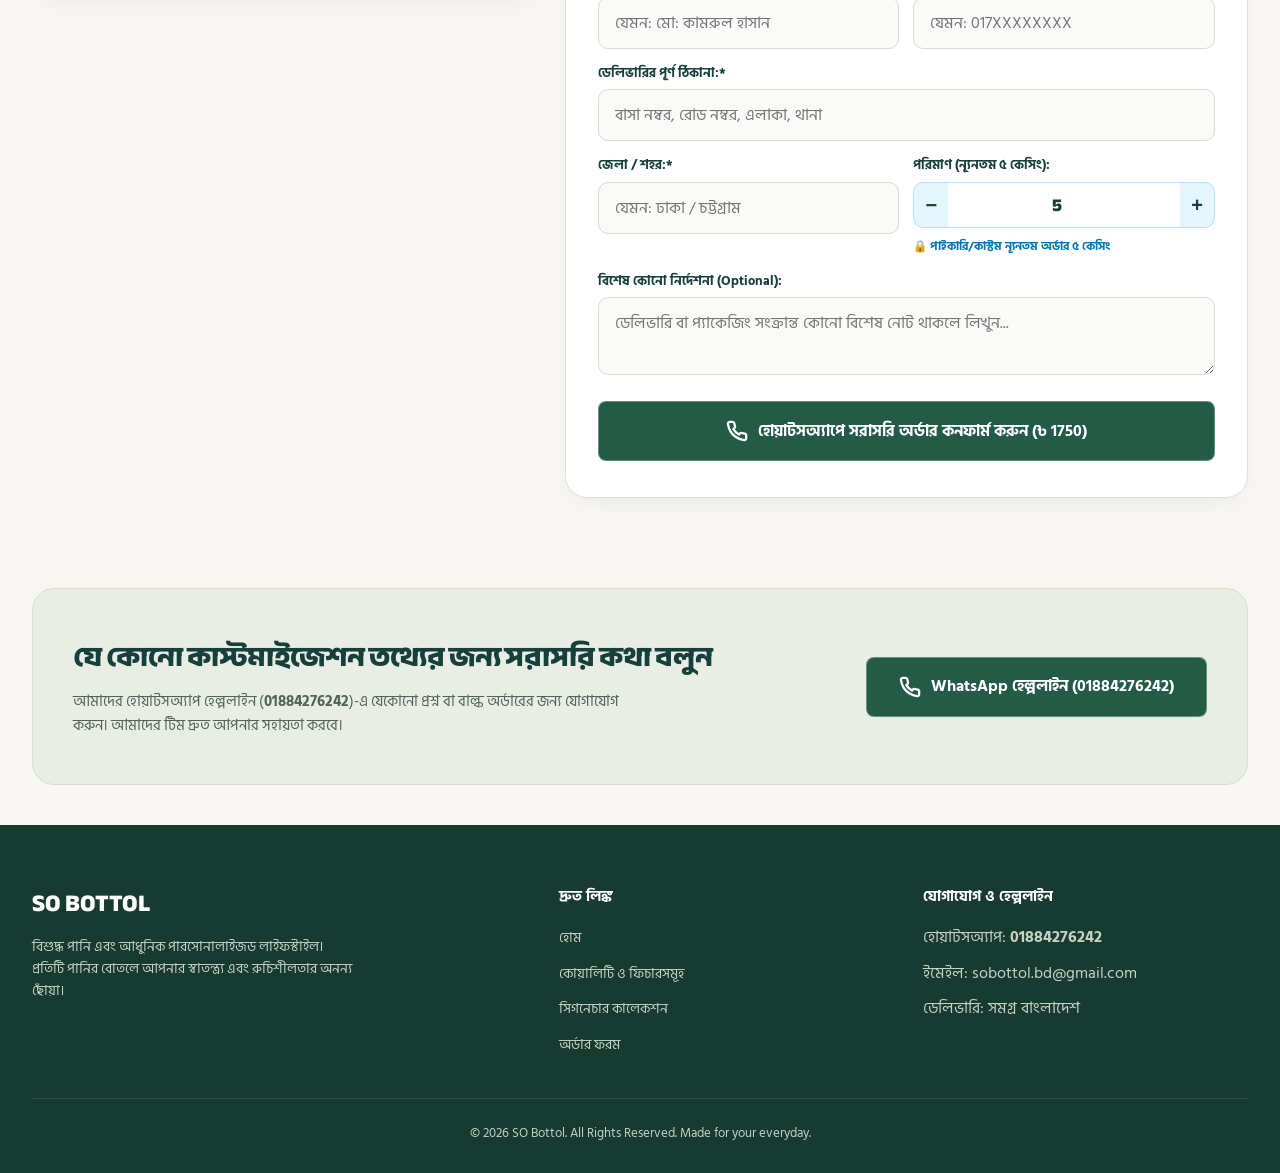
<file: index.before-brand-assets.html>
<!DOCTYPE html>
<html lang="bn">
<head>
  <meta charset="UTF-8" />
  <meta name="viewport" content="width=device-width, initial-scale=1.0" />
  <title>SO Bottol | প্রিমিয়াম ক্রিস্টাল ওয়াটার বোটল ও কাস্টম অর্ডার</title>
  <meta name="description" content="SO Bottol - প্রিমিয়াম পারসোনালাইজড ওয়াটার বোতল। আপনার নিজস্ব নাম ও স্লোগানে কাস্টমাইজড ক্রিস্টাল বোতল। সহজ হোয়াটসঅ্যাপ অর্ডার।" />

  <!-- Google Fonts: Anek Bangla, Hind Siliguri, Outfit, Plus Jakarta Sans -->
  <link rel="preconnect" href="https://fonts.googleapis.com" />
  <link rel="preconnect" href="https://fonts.gstatic.com" crossorigin />
  <link href="https://fonts.googleapis.com/css2?family=Anek+Bangla:wght@400;500;600;700&family=Hind+Siliguri:wght@400;500;600;700&family=Outfit:wght@400;500;600&display=swap" rel="stylesheet" />



  <!-- Main Stylesheet -->
  <link rel="stylesheet" href="css/style.css" />
  <link rel="stylesheet" href="css/story.css" />
</head>
<body>
<a class="skip-link" href="#hero-section">মূল কনটেন্টে যান</a>

  <!-- Ambient Caustic Background Lights -->
  <div class="ambient-glow ambient-glow-1"></div>
  <div class="ambient-glow ambient-glow-2"></div>

  <!-- ================= HEADER / NAVBAR ================= -->
  <header class="site-header">
    <div class="container">
      <nav class="nav-wrapper">
        <a href="#hero-section" class="brand-logo">
          <div class="logo-drop">
            <svg width="20" height="20" viewBox="0 0 24 24" fill="none" stroke="#ffffff" stroke-width="2.5" stroke-linecap="round" stroke-linejoin="round">
              <path d="M12 2.69l5.66 5.66a8 8 0 1 1-11.31 0z"></path>
            </svg>
          </div>
          <span class="logo-text">SO BOTTOL</span>
        </a>

        <button class="menu-toggle" type="button" aria-expanded="false" aria-controls="primary-navigation" aria-label="মেনু খুলুন">☰</button>
        <ul class="nav-links" id="primary-navigation">
          <li><a href="#hero-section">হোম</a></li>
          <li><a href="#journey">আমাদের গল্প</a></li>
          <li><a href="#collection-section">বোতল কালেকশন</a></li>
          <li><a href="#order-section">অর্ডার করুন</a></li>
        </ul>

        <div class="nav-actions">
          <a href="#order-section" class="btn btn-primary btn-sm magnetic-btn">
            <span>এখনই অর্ডার করুন</span>
            <svg width="14" height="14" viewBox="0 0 24 24" fill="none" stroke="currentColor" stroke-width="2.5"><line x1="5" y1="12" x2="19" y2="12"></line><polyline points="12 5 19 12 12 19"></polyline></svg>
          </a>
        </div>
      </nav>
    </div>
  </header>

  <main>
  <section id="hero-section" class="story-intro">
    <div class="container intro-grid">
      <div class="intro-copy">
        <p class="story-eyebrow">SO BOTTOL — THE EVERYDAY, REIMAGINED</p>
        <h1>এক ফোঁটা থেকে<br><span>আপনার গল্প।</span></h1>
        <p class="intro-description">শুধু পানির বোতল নয়। বিশুদ্ধতার শুরু থেকে আপনার নামের শেষ ছোঁয়া—প্রতিদিনের সঙ্গী হয়ে ওঠার একটি গল্প।</p>
        <div class="intro-actions">
          <a class="btn btn-primary" href="#journey">গল্পের শুরু <span aria-hidden="true">↓</span></a>
          <a class="intro-link" href="#order-section">সরাসরি অর্ডার করুন <span aria-hidden="true">↗</span></a>
        </div>
        <div class="intro-bottom"><span class="intro-rule"></span><span>PURE WATER. PERSONAL EXPRESSION.</span></div>
      </div>
      <div class="intro-art">
        <span class="intro-orbit orbit-one" aria-hidden="true"></span><span class="intro-orbit orbit-two" aria-hidden="true"></span>
        <span class="intro-art-word" aria-hidden="true">PURE.</span>
        <figure class="intro-photo"><img src="assets/images/b2.jpg" width="1024" height="1536" fetchpriority="high" decoding="async" alt="প্রকৃতির মাঝে Aqua Premium বোতল" /></figure>
        <span class="intro-caption"><span aria-hidden="true">01 /</span> DESIGNED FOR YOUR EVERYDAY</span>
      </div>
    </div>
    <a class="scroll-cue" href="#journey"><span class="scroll-cue-line" aria-hidden="true"></span>স্ক্রল করুন, গল্পটি খুলে যাক</a>
  </section>

  <section id="journey" class="journey-section" aria-label="একটি বোতলের গল্প">
    <div class="container journey-layout">
      <div class="journey-visual">
        <div class="journey-stage" aria-hidden="true">
          <span class="stage-word">PURE</span>
          <div class="water-rings"><i></i><i></i><i></i></div>
          <span class="bottle-ground-shadow"></span><div class="bottle-motion">﻿<svg xmlns="http://www.w3.org/2000/svg" class="journey-bottle" aria-hidden="true" viewBox="0 0 360 800" width="100%" height="100%">
 <defs>
  <path id="real-body-shape" d="M139 107 Q139 103 145 103 H215 Q221 103 221 107 L223 137 C224 155 249 177 267 196 Q288 220 288 251 L286 670 Q286 712 273 731 Q268 742 253 744 L231 746 Q220 742 211 745 Q180 751 149 745 Q140 742 129 746 L107 744 Q92 742 87 731 Q74 712 74 670 L72 251 Q72 220 93 196 C111 177 136 155 137 137 Z"/>
  <clipPath id="real-body-clip"><use href="#real-body-shape"/></clipPath>
  <linearGradient id="real-plastic" x1="0" y1="0" x2="1" y2="0">
   <stop stop-color="#718f85" stop-opacity=".5"/><stop offset=".035" stop-color="#f9ffff" stop-opacity=".92"/><stop offset=".09" stop-color="#bdcfc7" stop-opacity=".4"/><stop offset=".19" stop-color="#fff" stop-opacity=".85"/><stop offset=".32" stop-color="#f2f9f4" stop-opacity=".12"/><stop offset=".68" stop-color="#ecf6f0" stop-opacity=".18"/><stop offset=".87" stop-color="#739a8f" stop-opacity=".32"/><stop offset=".955" stop-color="#f9ffff" stop-opacity=".85"/><stop offset="1" stop-color="#658b80" stop-opacity=".6"/>
  </linearGradient>
  <linearGradient id="real-water" x1="0" y1="0" x2="0" y2="1"><stop stop-color="#d5e9e3" stop-opacity=".18"/><stop offset=".5" stop-color="#b3d1c8" stop-opacity=".26"/><stop offset="1" stop-color="#749d91" stop-opacity=".45"/></linearGradient>
  <linearGradient id="real-reflection"><stop stop-color="#fff" stop-opacity="0"/><stop offset=".45" stop-color="#fff" stop-opacity=".9"/><stop offset="1" stop-color="#fff" stop-opacity="0"/></linearGradient>
  <linearGradient id="real-cap"><stop stop-color="#172722"/><stop offset=".18" stop-color="#31473c"/><stop offset=".38" stop-color="#4c6254"/><stop offset=".66" stop-color="#283d31"/><stop offset="1" stop-color="#10251b"/></linearGradient>
  <linearGradient id="real-label"><stop stop-color="#0d2920"/><stop offset=".16" stop-color="#224c3b"/><stop offset=".42" stop-color="#305c48"/><stop offset=".68" stop-color="#234b3a"/><stop offset="1" stop-color="#0a241b"/></linearGradient>
  <linearGradient id="real-base"><stop stop-color="#9bb4a8" stop-opacity=".6"/><stop offset=".48" stop-color="#f8fffa" stop-opacity=".9"/><stop offset="1" stop-color="#7c9d8f" stop-opacity=".6"/></linearGradient>
  <pattern id="real-cap-ribs" width="5" height="40" patternUnits="userSpaceOnUse"><path d="M1 0V40" stroke="#b6c6b6" stroke-opacity=".28" stroke-width="1"/><path d="M3 0V40" stroke="#071c13" stroke-opacity=".5" stroke-width="1"/></pattern>
 </defs>
 <!-- Transparent PET shell with a continuous neck, shoulder and moulded foot. -->
 <use href="#real-body-shape" fill="url(#real-plastic)" stroke="#91ada0" stroke-width="1.3"/>
 <g clip-path="url(#real-body-clip)">
  <path d="M85 207 Q180 197 275 207 L294 752 H66V207Z" fill="url(#real-water)"/>
  <ellipse cx="180" cy="207" rx="94" ry="7" fill="#edf8f2" fill-opacity=".45" stroke="#a4beb2" stroke-opacity=".65"/>
  <path d="M91 210Q180 221 269 210" fill="none" stroke="#fff" stroke-opacity=".8" stroke-width="1.8"/>
  <!-- Shoulder facets catch light without turning the water opaque blue. -->
  <path d="M141 133 C140 159 112 179 96 204 Q86 220 85 250 L86 358" stroke="#fff" stroke-opacity=".7" stroke-width="4" fill="none"/>
  <path d="M220 138 C224 162 250 183 268 210 Q279 228 278 257 L277 358" stroke="#50796a" stroke-opacity=".22" stroke-width="5" fill="none"/>
  <path d="M153 149 C145 181 122 200 117 239 L116 683 Q115 708 128 726" stroke="url(#real-reflection)" stroke-width="20" stroke-linecap="round" fill="none"/>
  <path d="M85 254 L87 679 Q87 711 98 723" stroke="#fff" stroke-opacity=".78" stroke-width="3" fill="none"/>
  <path d="M274 258 L272 682 Q272 710 261 724" stroke="#f6fffb" stroke-opacity=".8" stroke-width="2.5" fill="none"/>
  <!-- Paired highlight/shadow contours give the moulding actual depth. -->
  <g fill="none" stroke-linecap="round">
   <path d="M76 273Q180 291 284 273 M76 312Q180 330 284 312 M76 351Q180 369 284 351 M77 568Q180 586 283 568 M77 608Q180 626 283 608 M77 648Q180 666 283 648" stroke="#7f9f91" stroke-opacity=".42" stroke-width="2.5"/>
   <path d="M77 277Q180 295 283 277 M77 316Q180 334 283 316 M77 355Q180 373 283 355 M78 572Q180 590 282 572 M78 612Q180 630 282 612 M78 652Q180 670 282 652" stroke="#fff" stroke-opacity=".78" stroke-width="2"/>
   <path d="M77 286Q180 301 283 286 M77 325Q180 340 283 325 M78 581Q180 596 282 581 M78 621Q180 636 282 621 M79 661Q180 676 281 661" stroke="#ecf8f0" stroke-opacity=".65"/>
  </g>
  <!-- Petaloid base: raised centre, five feet, and thicker refracting plastic. -->
  <path d="M79 696 Q90 721 111 711 Q131 699 148 712 Q180 733 212 712 Q229 699 249 711 Q270 721 281 696 L280 747 H80Z" fill="url(#real-base)"/>
  <g fill="none" stroke-linecap="round">
   <path d="M91 690Q95 733 114 735 M131 689Q133 719 149 738 M180 690V741 M229 689Q227 719 211 738 M269 690Q265 733 246 735" stroke="#78978a" stroke-opacity=".65" stroke-width="3"/>
   <path d="M97 690Q102 725 115 728 M139 693Q140 715 150 725 M188 693V730 M237 690Q233 718 222 728 M275 690Q270 720 259 727" stroke="#fff" stroke-opacity=".85" stroke-width="3"/>
   <path d="M99 738Q180 753 261 738" stroke="#eaffef" stroke-width="3"/>
  </g>
 </g>
 <!-- Curved printed sleeve: text remains inside the printable face. -->
 <g id="bottle-label-container">
  <path id="label-bg" d="M74 379 Q180 393 286 379 L285 538 Q180 553 75 538Z" fill="url(#real-label)" stroke="#244534" stroke-width=".8"/>
  <path d="M80 388 Q180 402 280 388 M81 530 Q180 544 279 530" fill="none" stroke="#b5c3a0" stroke-opacity=".65" stroke-width="1"/>
  <path d="M88 392V527" stroke="#f7f4df" stroke-opacity=".18" stroke-width="7"/>
  <g fill="none" stroke="#e2e4c7" stroke-width="1.5"><path d="M180 407C175 414 170 419 170 424a10 10 0 0 0 20 0c0-5-5-10-10-17Z"/><path d="M180 415c-2 4-5 6-5 9a5 5 0 0 0 5 5"/></g>
  <text x="180" y="449" text-anchor="middle" font-size="10" font-weight="500" letter-spacing="3" fill="#e2e4c7">SO BOTTOL</text>
  <text id="label-custom-text" x="180" y="478" text-anchor="middle" font-size="23" font-weight="600" fill="#fffced">YOUR STORY</text>
  <text id="label-custom-slogan" x="180" y="499" text-anchor="middle" font-size="8" letter-spacing="1.4" fill="#d4dfca">MADE TO BE YOURS</text>
  <text x="180" y="521" text-anchor="middle" font-size="8" letter-spacing="1" fill="#b9ccb7">750 ML / PERSONAL EDITION</text>
  <path d="M278 387V533" stroke="#061b12" stroke-opacity=".25" stroke-width="9"/>
 </g>
 <!-- Threaded neck, separate tamper band, and cylindrical ribbed cap. -->
 <g id="bottle-cap-group">
  <path d="M137 112Q180 119 223 112 M137 121Q180 128 223 121" fill="none" stroke="#f5fff8" stroke-width="3"/>
  <rect x="133" y="96" width="94" height="13" rx="3" fill="url(#real-cap)"/>
  <path d="M134 104H226" stroke="#95ac91" stroke-opacity=".55"/>
  <path d="M132 63 Q132 56 142 55 Q180 50 218 55 Q228 56 228 63 L227 94 Q180 101 133 94Z" fill="url(#real-cap)" stroke="#213b2a"/>
  <path d="M134 64 H226V92 Q180 98 134 92Z" fill="url(#real-cap-ribs)"/>
  <ellipse cx="180" cy="58" rx="46" ry="6" fill="#52694f" stroke="#78896c" stroke-width="1"/>
  <ellipse cx="180" cy="58" rx="36" ry="3.5" fill="#3b533b" stroke="#6f8564" stroke-width=".6"/>
  <path d="M138 63Q180 69 222 63" fill="none" stroke="#b7c3a4" stroke-opacity=".65"/>
 </g>
 <!-- Sparse condensation; each drop has a dark edge and a small specular glint. -->
 <g fill="#daeae1" fill-opacity=".5" stroke="#729789" stroke-opacity=".4" stroke-width=".8">
  <ellipse cx="108" cy="251" rx="2.6" ry="4"/><ellipse cx="249" cy="296" rx="3" ry="4.2"/><ellipse cx="128" cy="337" rx="1.8" ry="2.5"/><ellipse cx="254" cy="586" rx="2.5" ry="3.7"/><ellipse cx="105" cy="626" rx="3" ry="4.5"/><ellipse cx="237" cy="666" rx="2" ry="3"/>
 </g>
 <g fill="#fff"><circle cx="107.2" cy="249.5" r=".9"/><circle cx="248" cy="294" r="1"/><circle cx="253" cy="584.5" r=".8"/><circle cx="104" cy="624" r="1"/></g>
</svg>

</div>
          <span class="stage-caption">A LITTLE WATER. A LITTLE YOU.</span>
        </div>
        <nav class="chapter-nav" aria-label="গল্পের অধ্যায়">
          <a href="#chapter-water" class="is-active"><span>01</span> বিশুদ্ধতা</a>
          <a href="#chapter-bottle"><span>02</span> নকশা</a>
          <a href="#chapter-identity"><span>03</span> পরিচয়</a>
        </nav>
      </div>
      <div class="journey-chapters">
        <article class="story-chapter" id="chapter-water" data-chapter="0">
          <p class="story-eyebrow">CHAPTER 01 / THE BEGINNING</p>
          <span class="chapter-number" aria-hidden="true">01</span>
          <h2>সব গল্পের শুরু<br>একটু <em>বিশুদ্ধতায়।</em></h2>
          <p>সকালের প্রথম চুমুক। ব্যস্ততার মাঝে ছোট্ট বিরতি। পানির সহজ আনন্দটাই আমাদের গল্পের শুরু।</p>
          <div class="chapter-detail"><span aria-hidden="true">↳</span> প্রতিদিনের হাইড্রেশনের জন্য</div>
          <a href="#chapter-bottle" class="chapter-next">পরের অধ্যায়: নকশা <span aria-hidden="true">↓</span></a>
        </article>
        <article class="story-chapter" id="chapter-bottle" data-chapter="1">
          <p class="story-eyebrow">CHAPTER 02 / THE FORM</p>
          <span class="chapter-number" aria-hidden="true">02</span>
          <h2>হাতে মানায়।<br>দিনের সঙ্গেও <em>মিশে যায়।</em></h2>
          <p>পছন্দের আকৃতি, আরামদায়ক গ্রিপ আর প্রয়োজনমতো সাইজ। আপনার ডেস্ক থেকে প্রতিদিনের পথে—একটি পরিচিত সঙ্গী।</p>
          <div class="chapter-specs"><span>500 ML</span><span>750 ML</span><span>1000 ML</span><span>5000 ML</span></div>
          <a href="#collection-section" class="chapter-next">সব মডেল দেখুন <span aria-hidden="true">↗</span></a>
        </article>
        <article class="story-chapter" id="chapter-identity" data-chapter="2">
          <p class="story-eyebrow">CHAPTER 03 / YOUR SIGNATURE</p>
          <span class="chapter-number" aria-hidden="true">03</span>
          <h2>শেষ ছোঁয়াটি<br>শুধুই <em>আপনার।</em></h2>
          <p>একটি নাম। একটি প্রিয় কথা। নিজের জন্য কিংবা কাউকে উপহার দিতে—সাধারণ একটি বোতলে যোগ করুন আপনার পরিচয়।</p>
          <label class="story-name-label" for="story-name">আপনার নাম দিয়ে দেখুন</label>
          <input id="story-name" class="story-name-input" type="text" placeholder="আপনার নাম" maxlength="24" autocomplete="off" aria-describedby="story-preview-note" />
          <small id="story-preview-note">এটি লেবেলের ধারণামূলক প্রিভিউ। চূড়ান্ত অর্ডারে নামটি যুক্ত হবে।</small>
          <a href="#order-section" class="btn btn-primary story-order-link">আমার বোতল তৈরি করি <span aria-hidden="true">↗</span></a>
        </article>
      </div>
    </div>
  </section>
  <div class="story-bridge"><p>বিশুদ্ধতায় শুরু। <span>আপনার পরিচয়ে পূর্ণ।</span></p><a href="#collection-section">এবার আপনার সঙ্গী বেছে নিন <span aria-hidden="true">↓</span></a></div>
  <!-- ================= FEATURES SECTION ================= -->
  <section id="features-section" class="section">
    <div class="container">
      <div class="section-header">
        <span class="section-tag">প্রিমিয়াম কোয়ালিটি</span>
        <h2 class="section-title">কেন বেছে নেবেন SO Bottol?</h2>
        <p class="section-desc">
          স্বাস্থ্যকর পানীয় এবং দীর্ঘস্থায়ী ক্রিস্টাল স্বচ্ছতার জন্য আধুনিক ফুড-গ্রেড প্রযুক্তিতে তৈরি প্রতিটি বোতল।
        </p>
      </div>

      <div class="features-grid">
        <div class="feature-card">
          <div class="feature-icon-wrapper"><svg aria-hidden="true" width="24" height="24" viewBox="0 0 24 24" fill="none" stroke="currentColor" stroke-width="1.5"><path d="M12 3 5 6v6c0 4 7 9 7 9s7-5 7-9V6z"/><path d="m8 12 3 3 5-6"/></svg></div>
          <h3>১০০% BPA ফ্রি ও নিরাপদ</h3>
          <p>ফুড গ্রেড প্রিমিয়াম ক্রিস্টাল ক্লিয়ার প্লাস্টিক, যা কোনো ক্ষতিকর কেমিক্যাল মুক্ত এবং শতভাগ নিরাপদ।</p>
        </div>

        <div class="feature-card">
          <div class="feature-icon-wrapper"><svg aria-hidden="true" width="24" height="24" viewBox="0 0 24 24" fill="none" stroke="currentColor" stroke-width="1.5"><path d="M12 3 5 6v6c0 4 7 9 7 9s7-5 7-9V6z"/><path d="m8 12 3 3 5-6"/></svg></div>
          <h3>কাস্টম নেম ও স্লোগান প্রিন্টিং</h3>
          <p>আপনার নাম, পছন্দের বার্তা বা প্রিয়জনকে গিফট করার জন্য মনের মতো স্লোগান বোতলের গায়ে প্রিন্ট করে নিন।</p>
        </div>

        <div class="feature-card">
          <div class="feature-icon-wrapper"><svg aria-hidden="true" width="24" height="24" viewBox="0 0 24 24" fill="none" stroke="currentColor" stroke-width="1.5"><path d="M12 3 5 6v6c0 4 7 9 7 9s7-5 7-9V6z"/><path d="m8 12 3 3 5-6"/></svg></div>
          <h3>লিক-প্রুফ আর্মার ক্যাপ</h3>
          <p>ডাবল সিলিং সিলিকন গ্রিপ রিং টেকনোলজি, যা ব্যাগ বা গাড়িতে রাখলে এক ফোঁটা পানিও পড়বে না।</p>
        </div>

        <div class="feature-card">
          <div class="feature-icon-wrapper"><svg aria-hidden="true" width="24" height="24" viewBox="0 0 24 24" fill="none" stroke="currentColor" stroke-width="1.5"><path d="M12 3 5 6v6c0 4 7 9 7 9s7-5 7-9V6z"/><path d="m8 12 3 3 5-6"/></svg></div>
          <h3>হোয়াটসঅ্যাপে সহজ অর্ডার</h3>
          <p>এক ক্লিকেই সরাসরি প্রস্তুতকারকের কাছে অর্ডার পাঠান এবং দ্রুত সারা দেশে ডেলিভারি বুঝে নিন।</p>
        </div>
      </div>
    </div>
  </section>

  <!-- ================= SIGNATURE BOTTLE COLLECTION 3D COVERFLOW SLIDESHOW ================= -->
  <section id="collection-section" class="section collection-section-wrap">
    <div class="container">
      <div class="section-header">
        <span class="section-tag">এক্সক্লুসিভ বোটল সিরিজ</span>
        <h2 class="section-title">সিগনেচার প্রিমিয়াম বোতল কালেকশন</h2>
        <p class="section-desc">
          তিনটি আলাদা ব্যক্তিত্ব। আপনার পছন্দের মডেলটি বেছে নিন। মোবাইলে সোয়াইপ করুন অথবা নিচের তীর ব্যবহার করুন।
        </p>
      </div>

            <!-- Swiper 3D Coverflow Container (6 slides for smooth infinite loop) -->
      <div class="swiper bottle-coverflow-swiper">
        <div class="swiper-wrapper">
          
          <!-- Slide 1: Blue Hydration Fuel (b1.png) -->
          <div class="swiper-slide bottle-slide-card" data-bottle-id="b1">
            <div class="slide-badge">Hydro Splash</div>
            <div class="slide-img-box">
              <img src="assets/images/b1.jpg" decoding="async" alt="Blue Hydration Fuel" width="1024" height="1536" loading="lazy" />
            </div>
            <div class="slide-body">
              <span class="slide-series-tag">500 ML - 5000 ML • HYDRO WAVE</span>
              <h3 class="slide-title">Blue Hydration Fuel</h3>
              <p class="slide-desc">ক্রিস্টাল ক্লিয়ার সিলিন্ডার বডি, ওয়েভ টেক্সচার্ড ব্লু লেবেলিং এবং হাই-প্রেশার স্প্ল্যাশ প্রটেক্টেড আইস ব্লু ক্যাপ।</p>
              <div class="slide-price-row">
                <div class="slide-price-box">
                  <span class="slide-price-label">প্রারম্ভিক মূল্য (500 ML):</span>
                  <span class="slide-price-val">৳ ২২০ <span class="unit">/ কেসিং</span></span>
                </div>
                <button type="button" class="btn btn-primary btn-sm btn-select-bottle" onclick="selectBottleForOrder('b1')">
                  <span>এই বোতলটি অর্ডার করুন</span>
                </button>
              </div>
            </div>
          </div>

          <!-- Slide 2: Aqua Premium Natural (b2.png) -->
          <div class="swiper-slide bottle-slide-card" data-bottle-id="b2">
            <div class="slide-badge">🍃 Nature Spring</div>
            <div class="slide-img-box">
              <img src="assets/images/b2.jpg" decoding="async" alt="Aqua Premium Natural" width="1024" height="1536" loading="lazy" />
            </div>
            <div class="slide-body">
              <span class="slide-series-tag">500 ML - 5000 ML • ERGONOMIC CURVE</span>
              <h3 class="slide-title">Aqua Premium Natural</h3>
              <p class="slide-desc">প্রাকৃতিক স্প্রিং ওয়াটার থিম, এরগনোমিক গ্রিপ স্পাইরাল কনট্যুর বডি এবং রয়েল ম্যাট ব্ল্যাক প্রফেশনাল ক্যাপ।</p>
              <div class="slide-price-row">
                <div class="slide-price-box">
                  <span class="slide-price-label">প্রারম্ভিক মূল্য (500 ML):</span>
                  <span class="slide-price-val">৳ ২৫০ <span class="unit">/ কেসিং</span></span>
                </div>
                <button type="button" class="btn btn-primary btn-sm btn-select-bottle" onclick="selectBottleForOrder('b2')">
                  <span>এই বোতলটি অর্ডার করুন</span>
                </button>
              </div>
            </div>
          </div>

          <!-- Slide 3: TOCE Alpine Glacier (b3.png) -->
          <div class="swiper-slide bottle-slide-card" data-bottle-id="b3">
            <div class="slide-badge">Alpine Glacier</div>
            <div class="slide-img-box">
              <img src="assets/images/b3.jpg" decoding="async" alt="TOCE Alpine Glacier" width="1024" height="1536" loading="lazy" />
            </div>
            <div class="slide-body">
              <span class="slide-series-tag">500 ML - 5000 ML • SPARKLING MINERAL</span>
              <h3 class="slide-title">TOCE Alpine Glacier</h3>
              <p class="slide-desc">আলপাইন গ্লেসিয়ার মাউন্টেন পিক শেপড গ্রেডিয়েন্ট লেবেল, প্রিমিয়াম রিজিড গ্লাস-লাইক ফিনিশ এবং হেভি-ডিউটি ক্যাপ।</p>
              <div class="slide-price-row">
                <div class="slide-price-box">
                  <span class="slide-price-label">প্রারম্ভিক মূল্য (500 ML):</span>
                  <span class="slide-price-val">৳ ২৮০ <span class="unit">/ কেসিং</span></span>
                </div>
                <button type="button" class="btn btn-primary btn-sm btn-select-bottle" onclick="selectBottleForOrder('b3')">
                  <span>এই বোতলটি অর্ডার করুন</span>
                </button>
              </div>
            </div>
          </div>

          <!-- Slide 4: Blue Hydration Fuel Duplicate (for infinite loop) -->
        </div>

        <!-- Swiper Nav Arrows & Pagination -->
        <button type="button" class="swiper-button-prev" aria-label="আগের বোতল">←</button>
        <button type="button" class="swiper-button-next" aria-label="পরের বোতল">→</button>
        <div class="swiper-pagination"></div>
      </div>
    </div>
  </section>

  <!-- ================= DIRECT ON-PAGE ORDER SECTION WITH MULTI-SIZE DYNAMIC PRICING ================= -->
  <section id="order-section" class="section order-section-wrap">
    <div class="container">
      <div class="section-header">
        <span class="section-tag">সহজ অর্ডার ফরম</span>
        <h2 class="section-title">এবার আপনার গল্পটি তৈরি হোক।</h2>
        <p class="section-desc">
          পছন্দের বোতলের মডেল ও সাইজ নির্বাচন করুন, আপনার নাম বা স্লোগান লিখুন এবং সরাসরি হোয়াটসঅ্যাপে অর্ডার পাঠিয়ে দিন।
        </p>
      </div>

      <div class="order-layout-grid">
        
        <!-- Left Column: Live Mockup & Real-Time Dynamic Price Summary -->
        <div class="order-preview-card">
          <div class="preview-card-header">
            <h4>লাইভ বোতল প্রিভিউ ও মূল্যের হিসাব</h4>
            <span class="status-chip">🔴 লাইভ ক্যালকুলেশন</span>
          </div>

          <!-- Preview Bottle Visual: Full view, 100% visible without obstruction -->
          <div class="order-live-visual">
            <img loading="lazy" id="preview-bottle-img" src="assets/images/b2.jpg" decoding="async" alt="Selected Bottle Preview" />
          </div>

          <!-- Custom Label Badge placed clearly below the bottle image -->
          <div class="mockup-label-card">
            <span class="mockup-brand">🏷️ বোতলের গায়ের কাস্টম লেবেল</span>
            <h4 id="preview-name-display">YOUR NAME</h4>
            <p id="preview-slogan-display">STAY PURE • STAY HYDRATED</p>
            <div class="mockup-size-tag" id="preview-size-tag">১০০০ মিলি (১ লিটার)</div>
          </div>

          <!-- Dynamic Live Pricing Box -->
          <div class="price-breakdown-box" aria-live="polite" aria-atomic="true">
            <div class="breakdown-row">
              <span class="label">নির্বাচিত মডেল:</span>
              <strong id="summary-model-name" class="val">Aqua Premium Natural</strong>
            </div>
            <div class="breakdown-row">
              <span class="label">নির্বাচিত সাইজ:</span>
              <strong id="summary-size-name" class="val">1000 ML (১ লিটার)</strong>
            </div>
            <div class="breakdown-row">
              <span class="label">এককের মূল্য (Unit Price):</span>
              <strong id="summary-unit-price" class="val text-cyan">৳ ৩৫০</strong>
            </div>
            <div class="breakdown-row">
              <span class="label">পরিমাণ (Quantity):</span>
              <strong id="summary-quantity" class="val">৫ কেসিং</strong>
            </div>
            <div class="breakdown-divider"></div>
            <div class="breakdown-row total-row">
              <span class="label">সর্বমোট প্রদেয় মূল্য:</span>
              <strong id="summary-total-price" class="val total-amount">৳ ৩৫০</strong>
            </div>
          </div>

          <div class="order-guarantee-note">
            <span>🚚 সমগ্র বাংলাদেশে হোম ডেলিভারি • ক্যাশ অন ডেলিভারি সুবিধা</span>
          </div>
        </div>

        <!-- Right Column: Interactive Order Form -->
        <div class="order-form-card">
          <form id="direct-order-form">
            
            <!-- 1. Select Bottle Model -->
            <div class="form-step-group">
              <label class="step-label">১. বোতলের মডেল বেছে নিন:</label>
              <div class="model-picker-grid">
                <label class="model-option">
                  <input type="radio" name="order_bottle_model" value="b1" />
                  <div class="model-card">
                    <div class="model-thumb-box">
                      <img loading="lazy" src="assets/images/b1_thumb.jpg" decoding="async" alt="Blue Hydration Fuel" />
                    </div>
                    <div class="model-info">
                      <strong>Blue Hydration Fuel</strong>
                      <span>বেস: ৳২২০ (500ml)</span>
                    </div>
                  </div>
                </label>

                <label class="model-option">
                  <input type="radio" name="order_bottle_model" value="b2" checked />
                  <div class="model-card">
                    <div class="model-thumb-box">
                      <img loading="lazy" src="assets/images/b2_thumb.jpg" decoding="async" alt="Aqua Premium Natural" />
                    </div>
                    <div class="model-info">
                      <strong>Aqua Premium Natural</strong>
                      <span>বেস: ৳২৫০ (500ml)</span>
                    </div>
                  </div>
                </label>

                <label class="model-option">
                  <input type="radio" name="order_bottle_model" value="b3" />
                  <div class="model-card">
                    <div class="model-thumb-box">
                      <img loading="lazy" src="assets/images/b3_thumb.jpg" decoding="async" alt="TOCE Alpine Glacier" />
                    </div>
                    <div class="model-info">
                      <strong>TOCE Alpine Glacier</strong>
                      <span>বেস: ৳২৮০ (500ml)</span>
                    </div>
                  </div>
                </label>
              </div>
            </div>

            <!-- 2. Select Bottle Size (500ml, 750ml, 1000ml, 5000ml) with dynamic pricing -->
            <div class="form-step-group">
              <label class="step-label">২. বোতলের সাইজ (Size) নির্বাচন করুন:</label>
              <div class="size-picker-grid">
                <label class="size-btn-pill">
                  <input type="radio" name="order_size" value="500ml" />
                  <div class="pill-content">
                    <span class="size-title">500 ML</span>
                    <span class="size-extra">হাফ লিটার (বেস প্রাইস)</span>
                  </div>
                </label>

                <label class="size-btn-pill">
                  <input type="radio" name="order_size" value="750ml" />
                  <div class="pill-content">
                    <span class="size-title">750 ML</span>
                    <span class="size-extra">+ ৳৫০</span>
                  </div>
                </label>

                <label class="size-btn-pill">
                  <input type="radio" name="order_size" value="1000ml" checked />
                  <div class="pill-content">
                    <span class="size-title">1000 ML (১ লিটার)</span>
                    <span class="size-extra">+ ৳১০০</span>
                  </div>
                </label>

                <label class="size-btn-pill">
                  <input type="radio" name="order_size" value="5000ml" />
                  <div class="pill-content">
                    <span class="size-title">5000 ML (৫ লিটার)</span>
                    <span class="size-extra">ফ্যামিলি জার (+ ৳৩৫০)</span>
                  </div>
                </label>
              </div>
            </div>

            <!-- 3. Custom Label Name & Slogan -->
            <div class="form-step-group">
              <label class="step-label">৩. বোতলের কাস্টম লেবেলিং:</label>
              <div class="input-duo-grid">
                <div class="form-field">
                  <label for="order-label-name">বোতলের গায়ে আপনার নাম / টেক্সট:*</label>
                  <input type="text" id="order-label-name" class="form-control" placeholder="যেমন: কামরুল হাসান বা SO BOTTOL" value="YOUR NAME" maxlength="24" required />
                </div>
                <div class="form-field">
                  <label for="order-label-slogan">সাবটেক্সট বা স্লোগান (Slogan):*</label>
                  <input type="text" id="order-label-slogan" class="form-control" placeholder="যেমন: STAY PURE • STAY HYDRATED" value="STAY PURE • STAY HYDRATED" maxlength="36" required />
                </div>
              </div>
            </div>

            <!-- 4. Customer Details & Quantity -->
            <div class="form-step-group">
              <label class="step-label">৪. আপনার ডেলিভারি তথ্য:</label>
              <div class="input-duo-grid">
                <div class="form-field">
                  <label for="order-cust-name">আপনার নাম (Full Name):*</label>
                  <input type="text" id="order-cust-name" class="form-control" placeholder="যেমন: মো: কামরুল হাসান" required />
                </div>
                <div class="form-field">
                  <label for="order-cust-phone">হোয়াটসঅ্যাপ মোবাইল নম্বর:*</label>
                  <input type="tel" id="order-cust-phone" class="form-control" placeholder="যেমন: 017XXXXXXXX" required />
                </div>
              </div>

              <div class="form-field" style="margin-top: 14px;">
                <label for="order-cust-address">ডেলিভারির পূর্ণ ঠিকানা:*</label>
                <input type="text" id="order-cust-address" class="form-control" placeholder="বাসা নম্বর, রোড নম্বর, এলাকা, থানা" required />
              </div>

              <div class="input-duo-grid" style="margin-top: 14px;">
                <div class="form-field">
                  <label for="order-cust-city">জেলা / শহর:*</label>
                  <input type="text" id="order-cust-city" class="form-control" placeholder="যেমন: ঢাকা / চট্টগ্রাম" required />
                </div>
                <div class="form-field">
                  <label for="order-cust-qty">পরিমাণ (ন্যূনতম ৫ কেসিং):</label>
                  <div class="qty-counter-wrap">
                    <button type="button" class="qty-btn" id="qty-minus-btn" title="কমান (ন্যূনতম ৫ কেসিং)">−</button>
                    <input type="number" id="order-cust-qty" class="qty-input" value="5" min="5" max="500" readonly />
                    <button type="button" class="qty-btn" id="qty-plus-btn" title="বাড়ান">+</button>
                  </div>
                  <small style="font-size: 11.5px; color: #0077b6; font-weight: 700; margin-top: 4px; display: block;">🔒 পাইকারি/কাস্টম ন্যূনতম অর্ডার ৫ কেসিং</small>
                </div>
              </div>

              <div class="form-field" style="margin-top: 14px;">
                <label for="order-cust-notes">বিশেষ কোনো নির্দেশনা (Optional):</label>
                <textarea id="order-cust-notes" class="form-control text-area-sm" placeholder="ডেলিভারি বা প্যাকেজিং সংক্রান্ত কোনো বিশেষ নোট থাকলে লিখুন..."></textarea>
              </div>
            </div>

            <!-- Submit WhatsApp Order Button -->
            <button type="submit" class="btn btn-whatsapp btn-lg magnetic-btn submit-order-btn">
              <svg width="22" height="22" viewBox="0 0 24 24" fill="none" stroke="currentColor" stroke-width="2.5"><path d="M22 16.92v3a2 2 0 0 1-2.18 2 19.79 19.79 0 0 1-8.63-3.07 19.5 19.5 0 0 1-6-6 19.79 19.79 0 0 1-3.07-8.67A2 2 0 0 1 4.11 2h3a2 2 0 0 1 2 1.72 12.84 12.84 0 0 0 .7 2.81 2 2 0 0 1-.45 2.11L8.09 9.91a16 16 0 0 0 6 6l1.27-1.27a2 2 0 0 1 2.11-.45 12.84 12.84 0 0 0 2.81.7A2 2 0 0 1 22 16.92z"></path></svg>
              <span>হোয়াটসঅ্যাপে সরাসরি অর্ডার কনফার্ম করুন (<span id="btn-total-display">৳ ৩৫০</span>)</span>
            </button>
          </form>
        </div>

      </div>
    </div>
  </section>

  <!-- ================= TRUST & WHATSAPP BANNER ================= -->
  <section class="section" style="padding-top: 10px; padding-bottom: 40px;">
    <div class="container">
      <div class="trust-banner">
        <div class="trust-content">
          <h2>যে কোনো কাস্টমাইজেশন তথ্যের জন্য সরাসরি কথা বলুন</h2>
          <p>আমাদের হোয়াটসঅ্যাপ হেল্পলাইন (<strong>01884276242</strong>)-এ যেকোনো প্রশ্ন বা বাল্ক অর্ডারের জন্য যোগাযোগ করুন। আমাদের টিম দ্রুত আপনার সহায়তা করবে।</p>
        </div>
        <a href="https://wa.me/8801884276242" target="_blank" rel="noopener noreferrer" class="btn btn-whatsapp btn-lg magnetic-btn">
          <svg width="22" height="22" viewBox="0 0 24 24" fill="none" stroke="currentColor" stroke-width="2.5"><path d="M22 16.92v3a2 2 0 0 1-2.18 2 19.79 19.79 0 0 1-8.63-3.07 19.5 19.5 0 0 1-6-6 19.79 19.79 0 0 1-3.07-8.67A2 2 0 0 1 4.11 2h3a2 2 0 0 1 2 1.72 12.84 12.84 0 0 0 .7 2.81 2 2 0 0 1-.45 2.11L8.09 9.91a16 16 0 0 0 6 6l1.27-1.27a2 2 0 0 1 2.11-.45 12.84 12.84 0 0 0 2.81.7A2 2 0 0 1 22 16.92z"></path></svg>
          <span>WhatsApp হেল্পলাইন (01884276242)</span>
        </a>
      </div>
    </div>
  </section>

  </main>
  <!-- ================= FOOTER ================= -->
  <footer class="site-footer">
    <div class="container">
      <div class="footer-grid">
        <div class="footer-brand">
          <h4>SO BOTTOL</h4>
          <p>
            বিশুদ্ধ পানি এবং আধুনিক পারসোনালাইজড লাইফস্টাইল। প্রতিটি পানির বোতলে আপনার স্বাতন্ত্র্য এবং রুচিশীলতার অনন্য ছোঁয়া।
          </p>
        </div>

        <div class="footer-col">
          <h5>দ্রুত লিঙ্ক</h5>
          <ul>
            <li><a href="#hero-section">হোম</a></li>
            <li><a href="#features-section">কোয়ালিটি ও ফিচারসমূহ</a></li>
            <li><a href="#collection-section">সিগনেচার কালেকশন</a></li>
            <li><a href="#order-section">অর্ডার ফরম</a></li>
          </ul>
        </div>

        <div class="footer-col">
          <h5>যোগাযোগ ও হেল্পলাইন</h5>
          <ul>
            <li>হোয়াটসঅ্যাপ: <strong>01884276242</strong></li>
            <li>ইমেইল: sobottol.bd@gmail.com</li>
            <li>ডেলিভারি: সমগ্র বাংলাদেশ</li>
          </ul>
        </div>
      </div>

      <div class="footer-bottom">
        <p>&copy; 2026 SO Bottol. All Rights Reserved. Made for your everyday.</p>
      </div>
    </div>
  </footer>

  <!-- ================= SCRIPTS ================= -->
  <!-- Swiper.js Bundle for 3D Coverflow Slideshow -->

  
  <!-- GSAP & ScrollTrigger for Fluid Motion -->



  <!-- Application Logic Scripts (Pure Static, No Node.js Required) -->
  <script defer src="js/animations.js"></script>
  <script defer src="js/order.js"></script>
  <script defer src="js/story.js"></script>

</body>
</html>
</file>
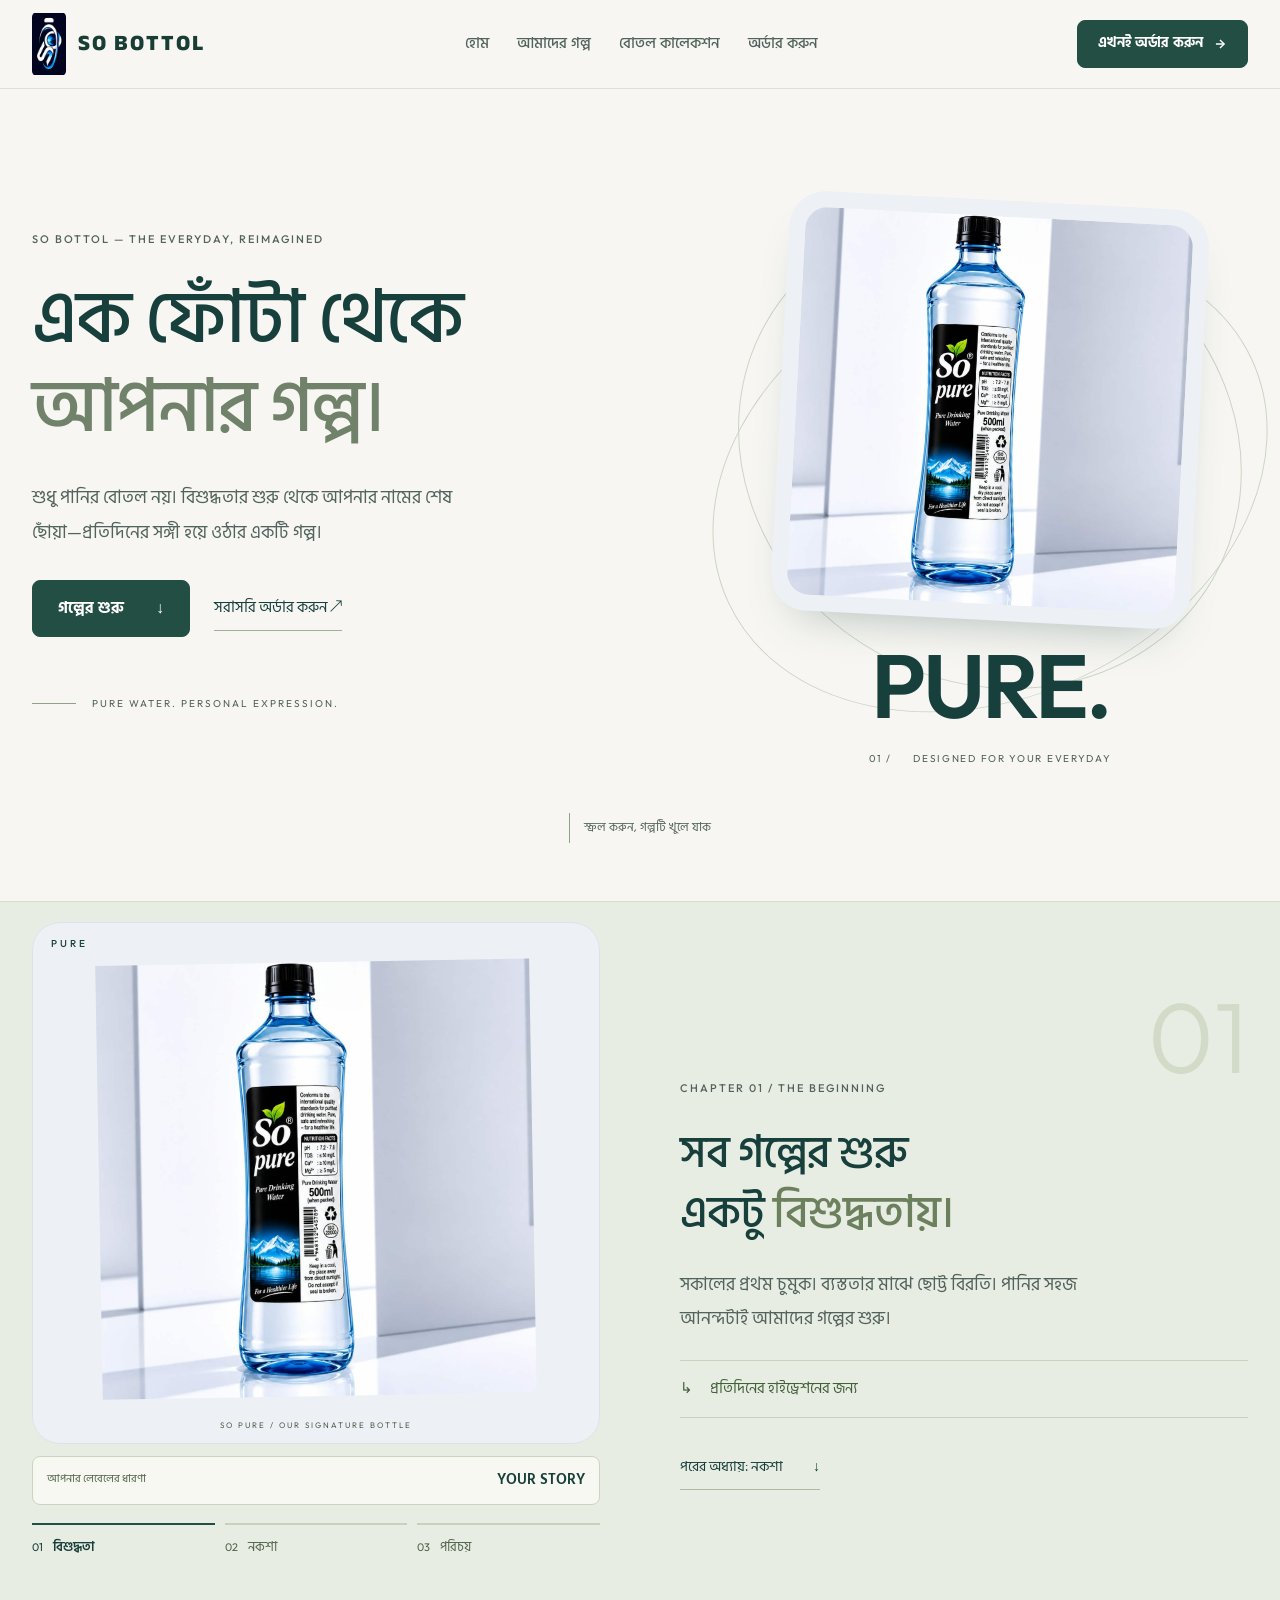
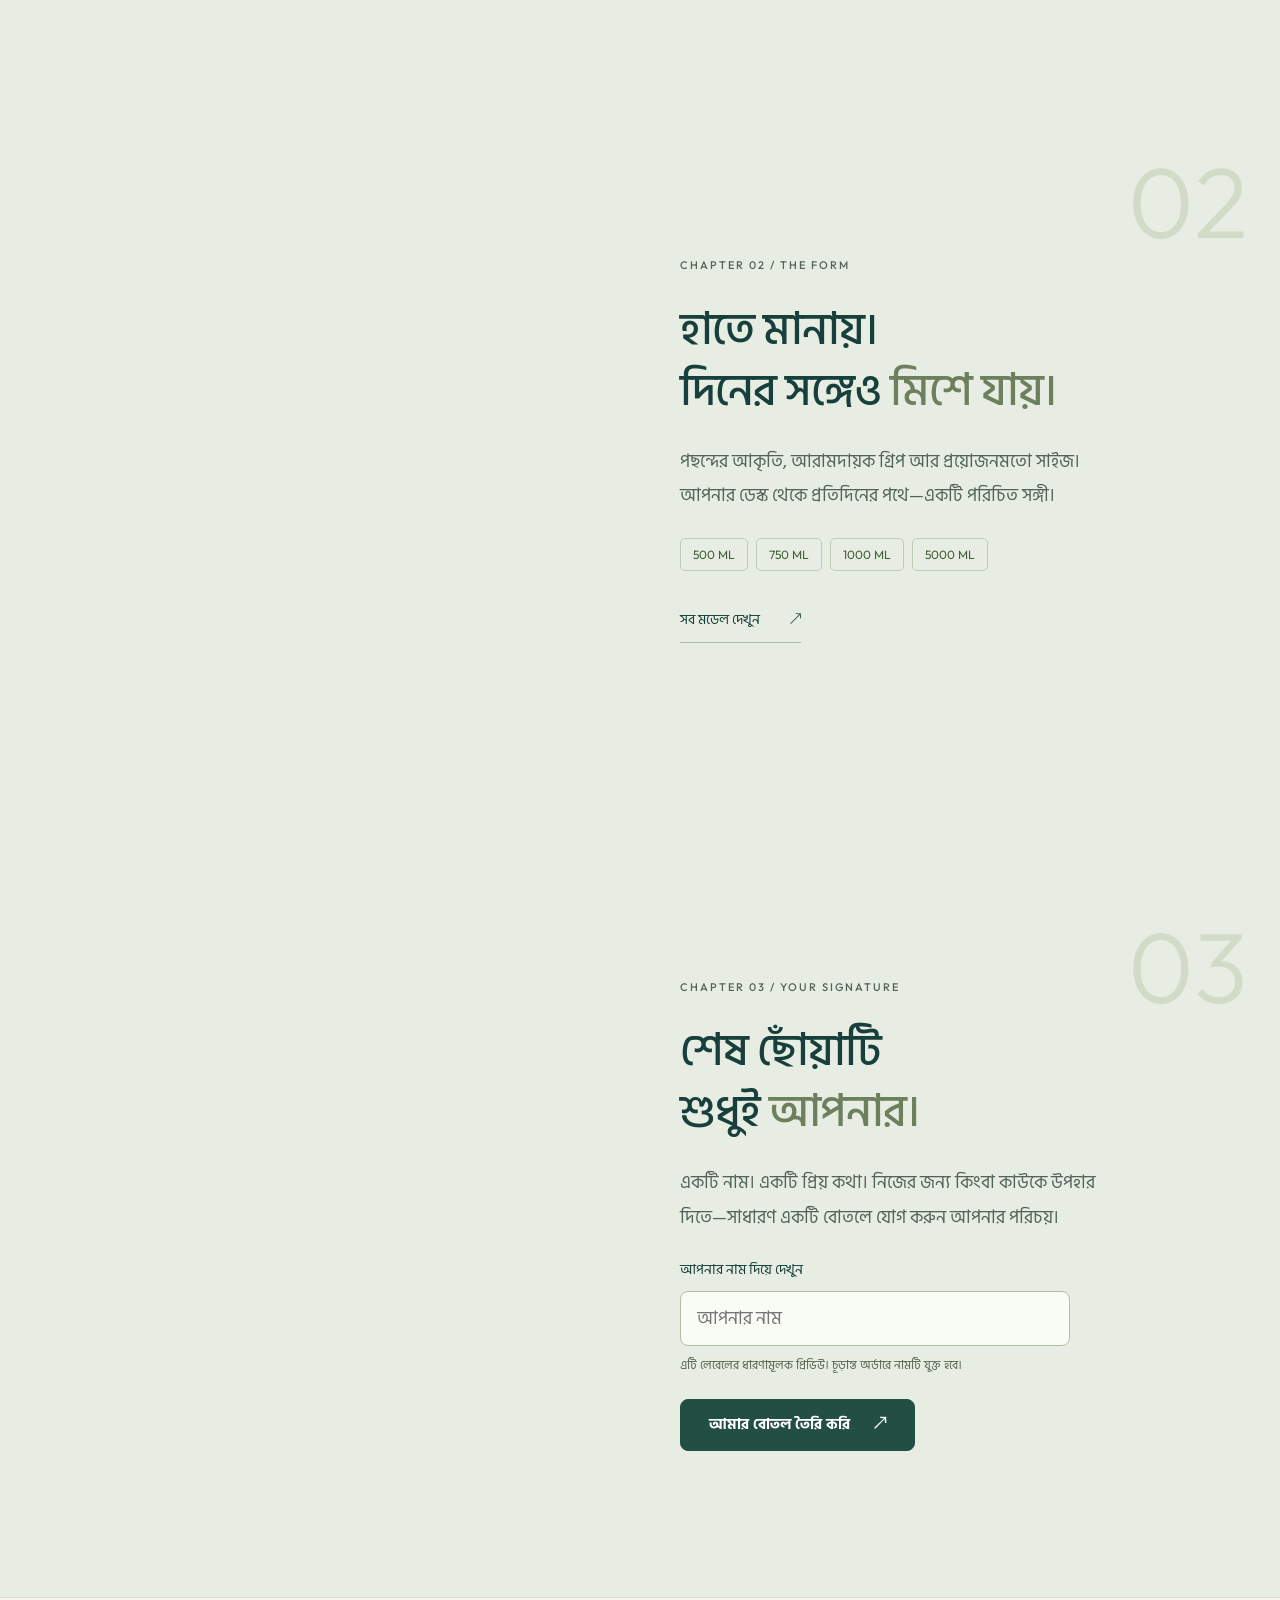
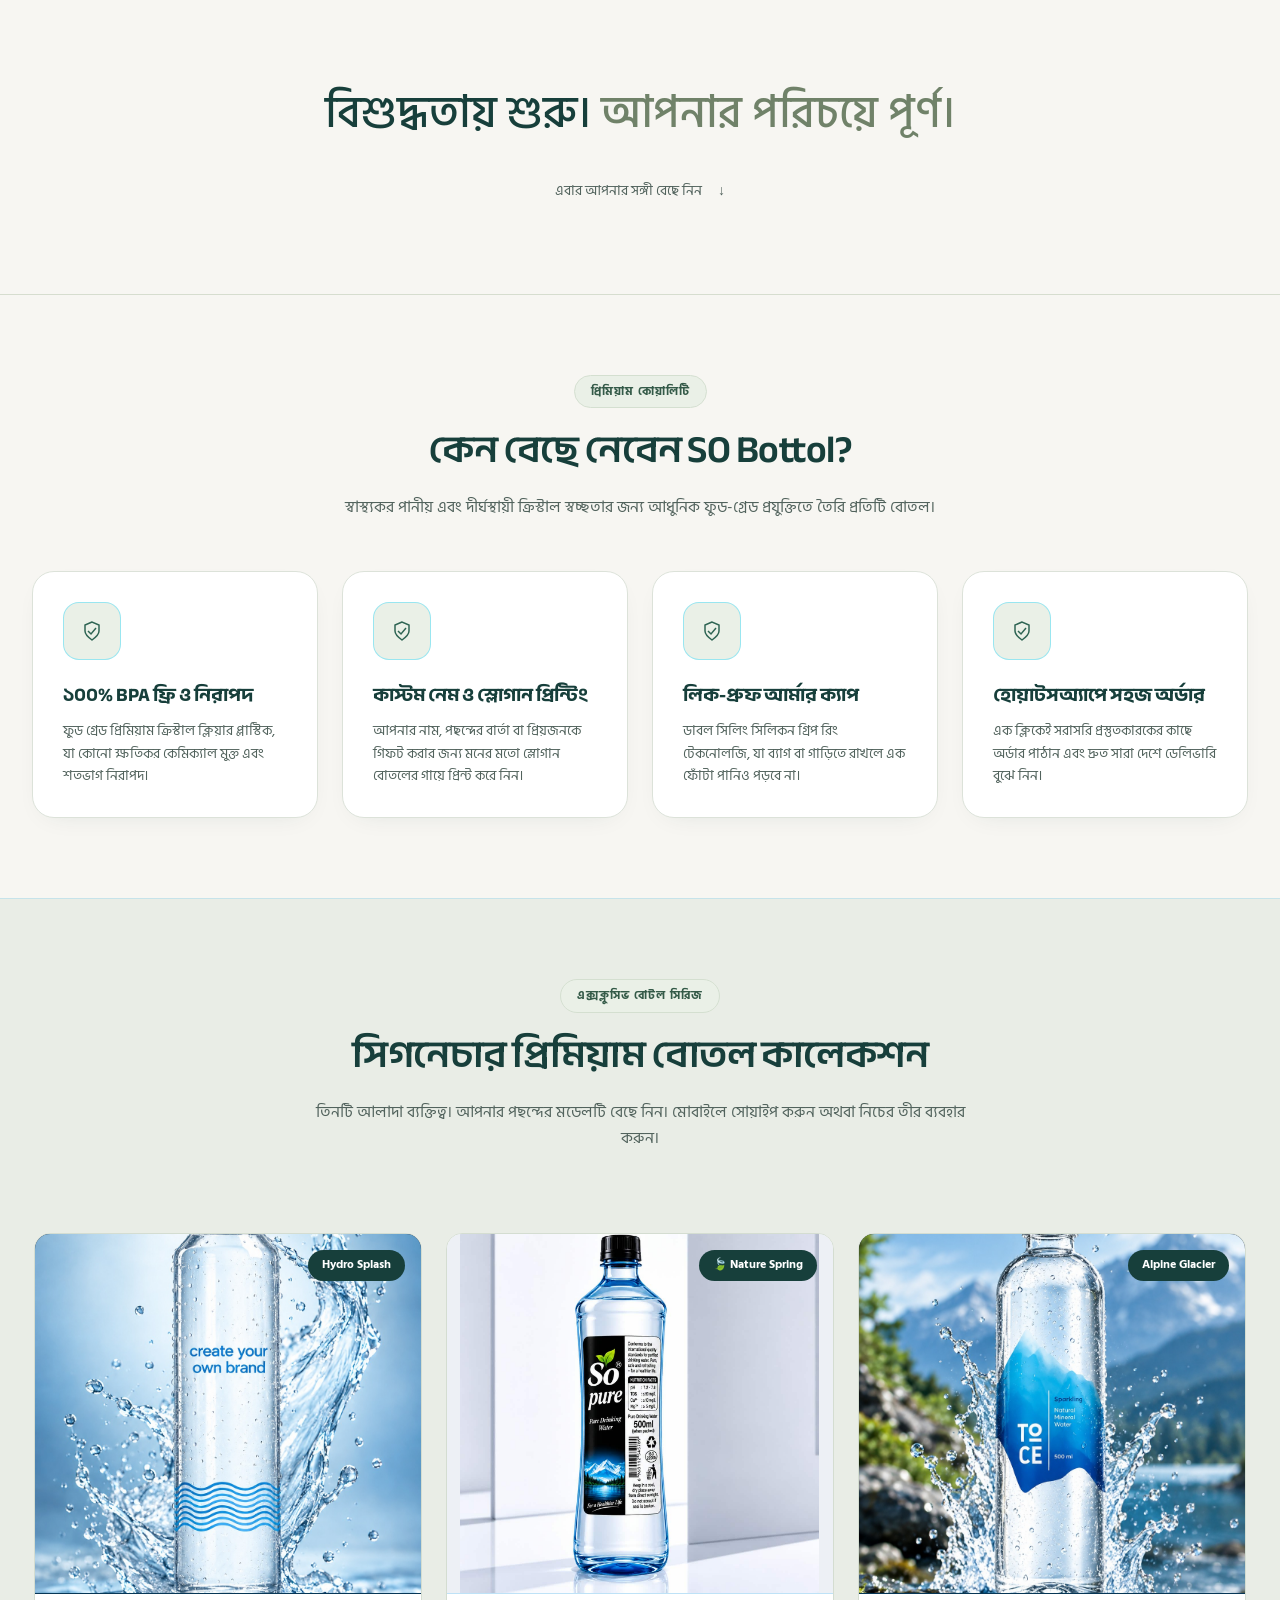
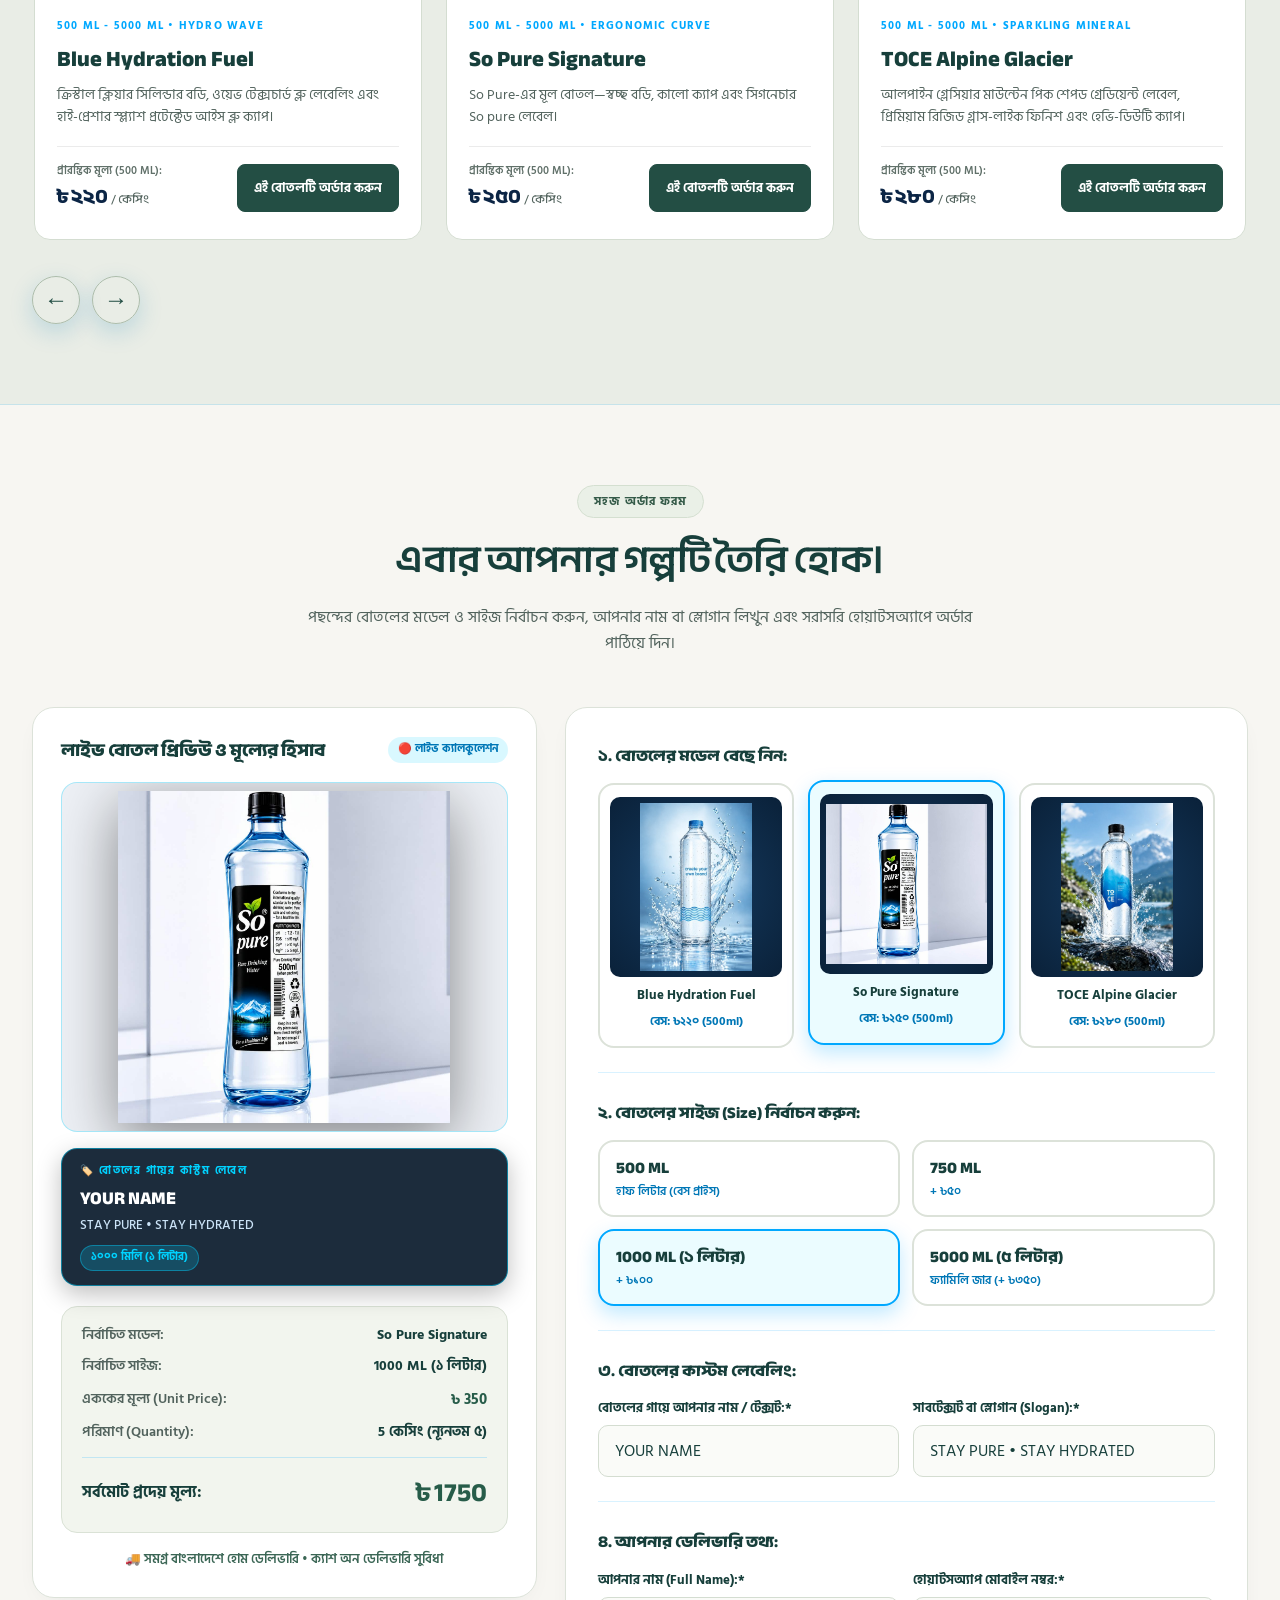
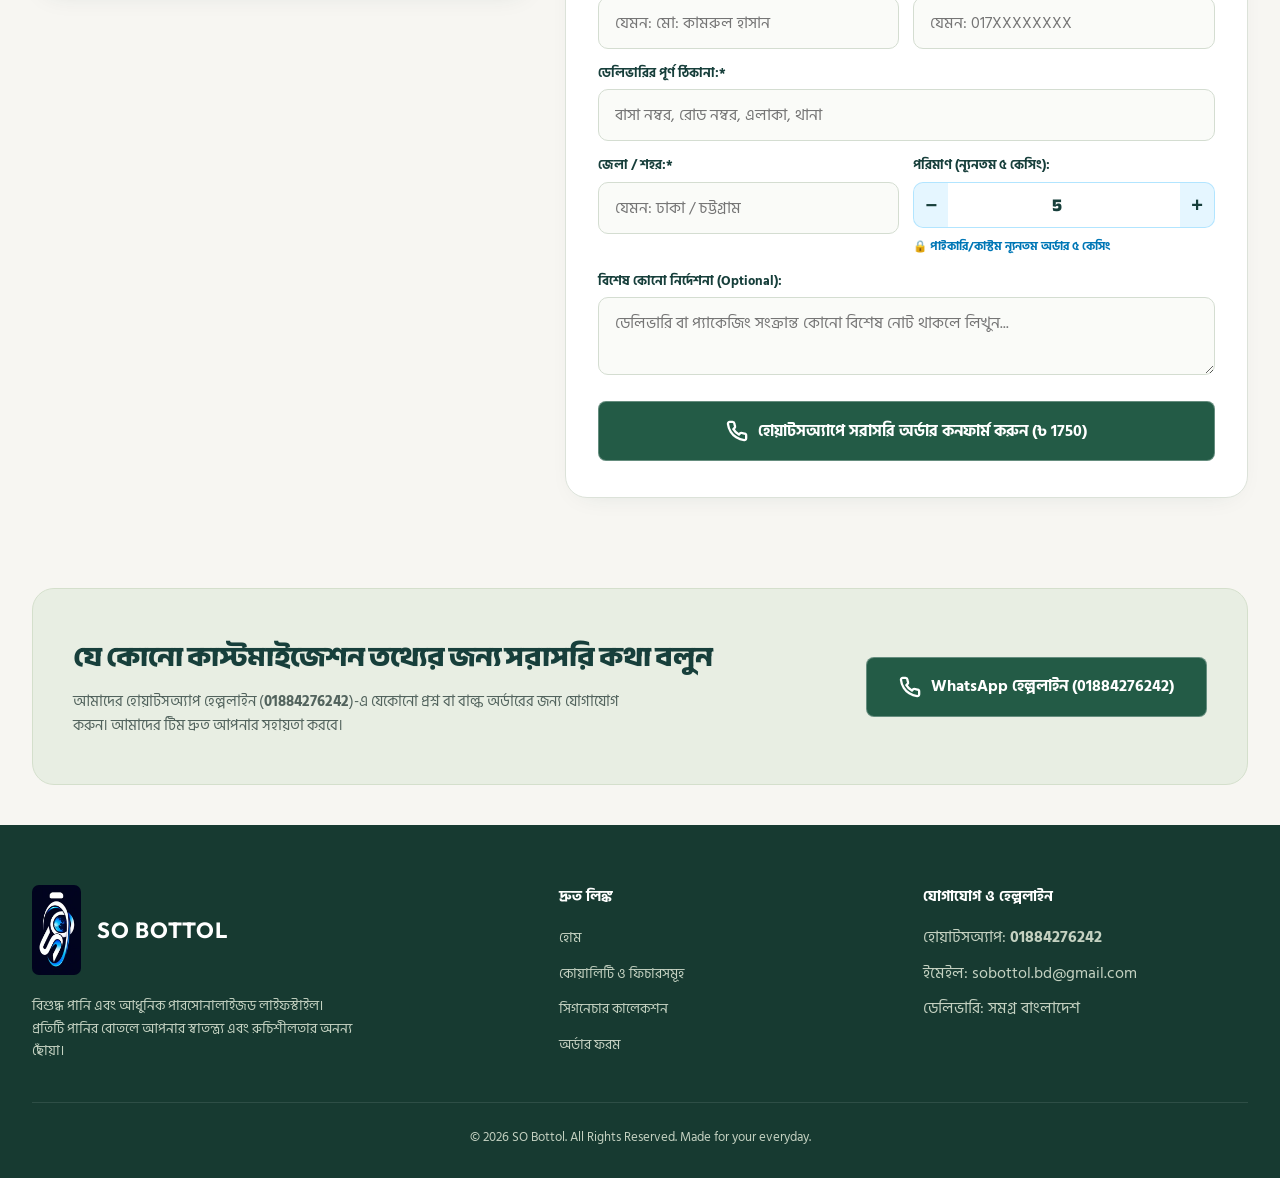
<file: index.before-company-update.html>
<!DOCTYPE html>
<html lang="bn">
<head>
  <meta charset="UTF-8" />
  <link rel="icon" type="image/png" href="assets/images/so-favicon.png" />
  <meta name="viewport" content="width=device-width, initial-scale=1.0" />
  <title>SO Bottol | প্রিমিয়াম ক্রিস্টাল ওয়াটার বোটল ও কাস্টম অর্ডার</title>
  <meta name="description" content="SO Bottol - প্রিমিয়াম পারসোনালাইজড ওয়াটার বোতল। আপনার নিজস্ব নাম ও স্লোগানে কাস্টমাইজড ক্রিস্টাল বোতল। সহজ হোয়াটসঅ্যাপ অর্ডার।" />

  <!-- Google Fonts: Anek Bangla, Hind Siliguri, Outfit, Plus Jakarta Sans -->
  <link rel="preconnect" href="https://fonts.googleapis.com" />
  <link rel="preconnect" href="https://fonts.gstatic.com" crossorigin />
  <link href="https://fonts.googleapis.com/css2?family=Anek+Bangla:wght@400;500;600;700&family=Hind+Siliguri:wght@400;500;600;700&family=Outfit:wght@400;500;600&display=swap" rel="stylesheet" />



  <!-- Main Stylesheet -->
  <link rel="stylesheet" href="css/style.css" />
  <link rel="stylesheet" href="css/story.css" />
</head>
<body>
<a class="skip-link" href="#hero-section">মূল কনটেন্টে যান</a>

  <!-- Ambient Caustic Background Lights -->
  <div class="ambient-glow ambient-glow-1"></div>
  <div class="ambient-glow ambient-glow-2"></div>

  <!-- ================= HEADER / NAVBAR ================= -->
  <header class="site-header">
    <div class="container">
      <nav class="nav-wrapper">
        <a href="#hero-section" class="brand-logo" aria-label="SO Bottol — হোম">
          <img class="brand-logo-image" src="assets/images/so-logo.webp" alt="" width="184" height="340" decoding="async" />
          <span class="logo-text">SO BOTTOL</span>
        </a>

        <button class="menu-toggle" type="button" aria-expanded="false" aria-controls="primary-navigation" aria-label="মেনু খুলুন">☰</button>
        <ul class="nav-links" id="primary-navigation">
          <li><a href="#hero-section">হোম</a></li>
          <li><a href="#journey">আমাদের গল্প</a></li>
          <li><a href="#collection-section">বোতল কালেকশন</a></li>
          <li><a href="#order-section">অর্ডার করুন</a></li>
        </ul>

        <div class="nav-actions">
          <a href="#order-section" class="btn btn-primary btn-sm magnetic-btn">
            <span>এখনই অর্ডার করুন</span>
            <svg width="14" height="14" viewBox="0 0 24 24" fill="none" stroke="currentColor" stroke-width="2.5"><line x1="5" y1="12" x2="19" y2="12"></line><polyline points="12 5 19 12 12 19"></polyline></svg>
          </a>
        </div>
      </nav>
    </div>
  </header>

  <main>
  <section id="hero-section" class="story-intro">
    <div class="container intro-grid">
      <div class="intro-copy">
        <p class="story-eyebrow">SO BOTTOL — THE EVERYDAY, REIMAGINED</p>
        <h1>এক ফোঁটা থেকে<br><span>আপনার গল্প।</span></h1>
        <p class="intro-description">শুধু পানির বোতল নয়। বিশুদ্ধতার শুরু থেকে আপনার নামের শেষ ছোঁয়া—প্রতিদিনের সঙ্গী হয়ে ওঠার একটি গল্প।</p>
        <div class="intro-actions">
          <a class="btn btn-primary" href="#journey">গল্পের শুরু <span aria-hidden="true">↓</span></a>
          <a class="intro-link" href="#order-section">সরাসরি অর্ডার করুন <span aria-hidden="true">↗</span></a>
        </div>
        <div class="intro-bottom"><span class="intro-rule"></span><span>PURE WATER. PERSONAL EXPRESSION.</span></div>
      </div>
      <div class="intro-art">
        <span class="intro-orbit orbit-one" aria-hidden="true"></span><span class="intro-orbit orbit-two" aria-hidden="true"></span>
        <span class="intro-art-word" aria-hidden="true">PURE.</span>
        <figure class="intro-photo"><img src="assets/images/so-pure-main.jpeg" width="1254" height="1254" fetchpriority="high" decoding="async" alt="So Pure — আমাদের মূল বোতল, কালো ক্যাপ ও আসল লেবেলসহ" /></figure>
        <span class="intro-caption"><span aria-hidden="true">01 /</span> DESIGNED FOR YOUR EVERYDAY</span>
      </div>
    </div>
    <a class="scroll-cue" href="#journey"><span class="scroll-cue-line" aria-hidden="true"></span>স্ক্রল করুন, গল্পটি খুলে যাক</a>
  </section>

  <section id="journey" class="journey-section" aria-label="একটি বোতলের গল্প">
    <div class="container journey-layout">
      <div class="journey-visual">
        <div class="journey-stage" aria-hidden="true">
          <span class="stage-word">PURE</span>
          <div class="water-rings"><i></i><i></i><i></i></div>
          <div class="bottle-motion"><img class="journey-product-photo" src="assets/images/so-pure-main.jpeg" alt="" width="1254" height="1254" loading="lazy" decoding="async" /></div>
          <span class="stage-caption">SO PURE / OUR SIGNATURE BOTTLE</span>
        </div>
        <div id="bottle-label-container" class="personalization-sample" aria-label="কাস্টম লেবেলের ধারণা">
          <span class="personalization-caption">আপনার লেবেলের ধারণা</span>
          <span id="label-custom-text">YOUR STORY</span>
        </div>
        <nav class="chapter-nav" aria-label="গল্পের অধ্যায়">
          <a href="#chapter-water" class="is-active"><span>01</span> বিশুদ্ধতা</a>
          <a href="#chapter-bottle"><span>02</span> নকশা</a>
          <a href="#chapter-identity"><span>03</span> পরিচয়</a>
        </nav>
      </div>
      <div class="journey-chapters">
        <article class="story-chapter" id="chapter-water" data-chapter="0">
          <p class="story-eyebrow">CHAPTER 01 / THE BEGINNING</p>
          <span class="chapter-number" aria-hidden="true">01</span>
          <h2>সব গল্পের শুরু<br>একটু <em>বিশুদ্ধতায়।</em></h2>
          <p>সকালের প্রথম চুমুক। ব্যস্ততার মাঝে ছোট্ট বিরতি। পানির সহজ আনন্দটাই আমাদের গল্পের শুরু।</p>
          <div class="chapter-detail"><span aria-hidden="true">↳</span> প্রতিদিনের হাইড্রেশনের জন্য</div>
          <a href="#chapter-bottle" class="chapter-next">পরের অধ্যায়: নকশা <span aria-hidden="true">↓</span></a>
        </article>
        <article class="story-chapter" id="chapter-bottle" data-chapter="1">
          <p class="story-eyebrow">CHAPTER 02 / THE FORM</p>
          <span class="chapter-number" aria-hidden="true">02</span>
          <h2>হাতে মানায়।<br>দিনের সঙ্গেও <em>মিশে যায়।</em></h2>
          <p>পছন্দের আকৃতি, আরামদায়ক গ্রিপ আর প্রয়োজনমতো সাইজ। আপনার ডেস্ক থেকে প্রতিদিনের পথে—একটি পরিচিত সঙ্গী।</p>
          <div class="chapter-specs"><span>500 ML</span><span>750 ML</span><span>1000 ML</span><span>5000 ML</span></div>
          <a href="#collection-section" class="chapter-next">সব মডেল দেখুন <span aria-hidden="true">↗</span></a>
        </article>
        <article class="story-chapter" id="chapter-identity" data-chapter="2">
          <p class="story-eyebrow">CHAPTER 03 / YOUR SIGNATURE</p>
          <span class="chapter-number" aria-hidden="true">03</span>
          <h2>শেষ ছোঁয়াটি<br>শুধুই <em>আপনার।</em></h2>
          <p>একটি নাম। একটি প্রিয় কথা। নিজের জন্য কিংবা কাউকে উপহার দিতে—সাধারণ একটি বোতলে যোগ করুন আপনার পরিচয়।</p>
          <label class="story-name-label" for="story-name">আপনার নাম দিয়ে দেখুন</label>
          <input id="story-name" class="story-name-input" type="text" placeholder="আপনার নাম" maxlength="24" autocomplete="off" aria-describedby="story-preview-note" />
          <small id="story-preview-note">এটি লেবেলের ধারণামূলক প্রিভিউ। চূড়ান্ত অর্ডারে নামটি যুক্ত হবে।</small>
          <a href="#order-section" class="btn btn-primary story-order-link">আমার বোতল তৈরি করি <span aria-hidden="true">↗</span></a>
        </article>
      </div>
    </div>
  </section>
  <div class="story-bridge"><p>বিশুদ্ধতায় শুরু। <span>আপনার পরিচয়ে পূর্ণ।</span></p><a href="#collection-section">এবার আপনার সঙ্গী বেছে নিন <span aria-hidden="true">↓</span></a></div>
  <!-- ================= FEATURES SECTION ================= -->
  <section id="features-section" class="section">
    <div class="container">
      <div class="section-header">
        <span class="section-tag">প্রিমিয়াম কোয়ালিটি</span>
        <h2 class="section-title">কেন বেছে নেবেন SO Bottol?</h2>
        <p class="section-desc">
          স্বাস্থ্যকর পানীয় এবং দীর্ঘস্থায়ী ক্রিস্টাল স্বচ্ছতার জন্য আধুনিক ফুড-গ্রেড প্রযুক্তিতে তৈরি প্রতিটি বোতল।
        </p>
      </div>

      <div class="features-grid">
        <div class="feature-card">
          <div class="feature-icon-wrapper"><svg aria-hidden="true" width="24" height="24" viewBox="0 0 24 24" fill="none" stroke="currentColor" stroke-width="1.5"><path d="M12 3 5 6v6c0 4 7 9 7 9s7-5 7-9V6z"/><path d="m8 12 3 3 5-6"/></svg></div>
          <h3>১০০% BPA ফ্রি ও নিরাপদ</h3>
          <p>ফুড গ্রেড প্রিমিয়াম ক্রিস্টাল ক্লিয়ার প্লাস্টিক, যা কোনো ক্ষতিকর কেমিক্যাল মুক্ত এবং শতভাগ নিরাপদ।</p>
        </div>

        <div class="feature-card">
          <div class="feature-icon-wrapper"><svg aria-hidden="true" width="24" height="24" viewBox="0 0 24 24" fill="none" stroke="currentColor" stroke-width="1.5"><path d="M12 3 5 6v6c0 4 7 9 7 9s7-5 7-9V6z"/><path d="m8 12 3 3 5-6"/></svg></div>
          <h3>কাস্টম নেম ও স্লোগান প্রিন্টিং</h3>
          <p>আপনার নাম, পছন্দের বার্তা বা প্রিয়জনকে গিফট করার জন্য মনের মতো স্লোগান বোতলের গায়ে প্রিন্ট করে নিন।</p>
        </div>

        <div class="feature-card">
          <div class="feature-icon-wrapper"><svg aria-hidden="true" width="24" height="24" viewBox="0 0 24 24" fill="none" stroke="currentColor" stroke-width="1.5"><path d="M12 3 5 6v6c0 4 7 9 7 9s7-5 7-9V6z"/><path d="m8 12 3 3 5-6"/></svg></div>
          <h3>লিক-প্রুফ আর্মার ক্যাপ</h3>
          <p>ডাবল সিলিং সিলিকন গ্রিপ রিং টেকনোলজি, যা ব্যাগ বা গাড়িতে রাখলে এক ফোঁটা পানিও পড়বে না।</p>
        </div>

        <div class="feature-card">
          <div class="feature-icon-wrapper"><svg aria-hidden="true" width="24" height="24" viewBox="0 0 24 24" fill="none" stroke="currentColor" stroke-width="1.5"><path d="M12 3 5 6v6c0 4 7 9 7 9s7-5 7-9V6z"/><path d="m8 12 3 3 5-6"/></svg></div>
          <h3>হোয়াটসঅ্যাপে সহজ অর্ডার</h3>
          <p>এক ক্লিকেই সরাসরি প্রস্তুতকারকের কাছে অর্ডার পাঠান এবং দ্রুত সারা দেশে ডেলিভারি বুঝে নিন।</p>
        </div>
      </div>
    </div>
  </section>

  <!-- ================= SIGNATURE BOTTLE COLLECTION 3D COVERFLOW SLIDESHOW ================= -->
  <section id="collection-section" class="section collection-section-wrap">
    <div class="container">
      <div class="section-header">
        <span class="section-tag">এক্সক্লুসিভ বোটল সিরিজ</span>
        <h2 class="section-title">সিগনেচার প্রিমিয়াম বোতল কালেকশন</h2>
        <p class="section-desc">
          তিনটি আলাদা ব্যক্তিত্ব। আপনার পছন্দের মডেলটি বেছে নিন। মোবাইলে সোয়াইপ করুন অথবা নিচের তীর ব্যবহার করুন।
        </p>
      </div>

            <!-- Swiper 3D Coverflow Container (6 slides for smooth infinite loop) -->
      <div class="swiper bottle-coverflow-swiper">
        <div class="swiper-wrapper">
          
          <!-- Slide 1: Blue Hydration Fuel (b1.png) -->
          <div class="swiper-slide bottle-slide-card" data-bottle-id="b1">
            <div class="slide-badge">Hydro Splash</div>
            <div class="slide-img-box">
              <img src="assets/images/b1.jpg" decoding="async" alt="Blue Hydration Fuel" width="1024" height="1536" loading="lazy" />
            </div>
            <div class="slide-body">
              <span class="slide-series-tag">500 ML - 5000 ML • HYDRO WAVE</span>
              <h3 class="slide-title">Blue Hydration Fuel</h3>
              <p class="slide-desc">ক্রিস্টাল ক্লিয়ার সিলিন্ডার বডি, ওয়েভ টেক্সচার্ড ব্লু লেবেলিং এবং হাই-প্রেশার স্প্ল্যাশ প্রটেক্টেড আইস ব্লু ক্যাপ।</p>
              <div class="slide-price-row">
                <div class="slide-price-box">
                  <span class="slide-price-label">প্রারম্ভিক মূল্য (500 ML):</span>
                  <span class="slide-price-val">৳ ২২০ <span class="unit">/ কেসিং</span></span>
                </div>
                <button type="button" class="btn btn-primary btn-sm btn-select-bottle" onclick="selectBottleForOrder('b1')">
                  <span>এই বোতলটি অর্ডার করুন</span>
                </button>
              </div>
            </div>
          </div>

          <!-- Slide 2: So Pure Signature (b2.png) -->
          <div class="swiper-slide bottle-slide-card" data-bottle-id="b2">
            <div class="slide-badge">🍃 Nature Spring</div>
            <div class="slide-img-box">
              <img src="assets/images/so-pure-main.jpeg" decoding="async" alt="So Pure Signature" width="1024" height="1536" loading="lazy" />
            </div>
            <div class="slide-body">
              <span class="slide-series-tag">500 ML - 5000 ML • ERGONOMIC CURVE</span>
              <h3 class="slide-title">So Pure Signature</h3>
              <p class="slide-desc">So Pure-এর মূল বোতল—স্বচ্ছ বডি, কালো ক্যাপ এবং সিগনেচার So pure লেবেল।</p>
              <div class="slide-price-row">
                <div class="slide-price-box">
                  <span class="slide-price-label">প্রারম্ভিক মূল্য (500 ML):</span>
                  <span class="slide-price-val">৳ ২৫০ <span class="unit">/ কেসিং</span></span>
                </div>
                <button type="button" class="btn btn-primary btn-sm btn-select-bottle" onclick="selectBottleForOrder('b2')">
                  <span>এই বোতলটি অর্ডার করুন</span>
                </button>
              </div>
            </div>
          </div>

          <!-- Slide 3: TOCE Alpine Glacier (b3.png) -->
          <div class="swiper-slide bottle-slide-card" data-bottle-id="b3">
            <div class="slide-badge">Alpine Glacier</div>
            <div class="slide-img-box">
              <img src="assets/images/b3.jpg" decoding="async" alt="TOCE Alpine Glacier" width="1024" height="1536" loading="lazy" />
            </div>
            <div class="slide-body">
              <span class="slide-series-tag">500 ML - 5000 ML • SPARKLING MINERAL</span>
              <h3 class="slide-title">TOCE Alpine Glacier</h3>
              <p class="slide-desc">আলপাইন গ্লেসিয়ার মাউন্টেন পিক শেপড গ্রেডিয়েন্ট লেবেল, প্রিমিয়াম রিজিড গ্লাস-লাইক ফিনিশ এবং হেভি-ডিউটি ক্যাপ।</p>
              <div class="slide-price-row">
                <div class="slide-price-box">
                  <span class="slide-price-label">প্রারম্ভিক মূল্য (500 ML):</span>
                  <span class="slide-price-val">৳ ২৮০ <span class="unit">/ কেসিং</span></span>
                </div>
                <button type="button" class="btn btn-primary btn-sm btn-select-bottle" onclick="selectBottleForOrder('b3')">
                  <span>এই বোতলটি অর্ডার করুন</span>
                </button>
              </div>
            </div>
          </div>

          <!-- Slide 4: Blue Hydration Fuel Duplicate (for infinite loop) -->
        </div>

        <!-- Swiper Nav Arrows & Pagination -->
        <button type="button" class="swiper-button-prev" aria-label="আগের বোতল">←</button>
        <button type="button" class="swiper-button-next" aria-label="পরের বোতল">→</button>
        <div class="swiper-pagination"></div>
      </div>
    </div>
  </section>

  <!-- ================= DIRECT ON-PAGE ORDER SECTION WITH MULTI-SIZE DYNAMIC PRICING ================= -->
  <section id="order-section" class="section order-section-wrap">
    <div class="container">
      <div class="section-header">
        <span class="section-tag">সহজ অর্ডার ফরম</span>
        <h2 class="section-title">এবার আপনার গল্পটি তৈরি হোক।</h2>
        <p class="section-desc">
          পছন্দের বোতলের মডেল ও সাইজ নির্বাচন করুন, আপনার নাম বা স্লোগান লিখুন এবং সরাসরি হোয়াটসঅ্যাপে অর্ডার পাঠিয়ে দিন।
        </p>
      </div>

      <div class="order-layout-grid">
        
        <!-- Left Column: Live Mockup & Real-Time Dynamic Price Summary -->
        <div class="order-preview-card">
          <div class="preview-card-header">
            <h4>লাইভ বোতল প্রিভিউ ও মূল্যের হিসাব</h4>
            <span class="status-chip">🔴 লাইভ ক্যালকুলেশন</span>
          </div>

          <!-- Preview Bottle Visual: Full view, 100% visible without obstruction -->
          <div class="order-live-visual">
            <img loading="lazy" id="preview-bottle-img" src="assets/images/so-pure-main.jpeg" decoding="async" alt="Selected Bottle Preview" />
          </div>

          <!-- Custom Label Badge placed clearly below the bottle image -->
          <div class="mockup-label-card">
            <span class="mockup-brand">🏷️ বোতলের গায়ের কাস্টম লেবেল</span>
            <h4 id="preview-name-display">YOUR NAME</h4>
            <p id="preview-slogan-display">STAY PURE • STAY HYDRATED</p>
            <div class="mockup-size-tag" id="preview-size-tag">১০০০ মিলি (১ লিটার)</div>
          </div>

          <!-- Dynamic Live Pricing Box -->
          <div class="price-breakdown-box" aria-live="polite" aria-atomic="true">
            <div class="breakdown-row">
              <span class="label">নির্বাচিত মডেল:</span>
              <strong id="summary-model-name" class="val">So Pure Signature</strong>
            </div>
            <div class="breakdown-row">
              <span class="label">নির্বাচিত সাইজ:</span>
              <strong id="summary-size-name" class="val">1000 ML (১ লিটার)</strong>
            </div>
            <div class="breakdown-row">
              <span class="label">এককের মূল্য (Unit Price):</span>
              <strong id="summary-unit-price" class="val text-cyan">৳ ৩৫০</strong>
            </div>
            <div class="breakdown-row">
              <span class="label">পরিমাণ (Quantity):</span>
              <strong id="summary-quantity" class="val">৫ কেসিং</strong>
            </div>
            <div class="breakdown-divider"></div>
            <div class="breakdown-row total-row">
              <span class="label">সর্বমোট প্রদেয় মূল্য:</span>
              <strong id="summary-total-price" class="val total-amount">৳ ৩৫০</strong>
            </div>
          </div>

          <div class="order-guarantee-note">
            <span>🚚 সমগ্র বাংলাদেশে হোম ডেলিভারি • ক্যাশ অন ডেলিভারি সুবিধা</span>
          </div>
        </div>

        <!-- Right Column: Interactive Order Form -->
        <div class="order-form-card">
          <form id="direct-order-form">
            
            <!-- 1. Select Bottle Model -->
            <div class="form-step-group">
              <label class="step-label">১. বোতলের মডেল বেছে নিন:</label>
              <div class="model-picker-grid">
                <label class="model-option">
                  <input type="radio" name="order_bottle_model" value="b1" />
                  <div class="model-card">
                    <div class="model-thumb-box">
                      <img loading="lazy" src="assets/images/b1_thumb.jpg" decoding="async" alt="Blue Hydration Fuel" />
                    </div>
                    <div class="model-info">
                      <strong>Blue Hydration Fuel</strong>
                      <span>বেস: ৳২২০ (500ml)</span>
                    </div>
                  </div>
                </label>

                <label class="model-option">
                  <input type="radio" name="order_bottle_model" value="b2" checked />
                  <div class="model-card">
                    <div class="model-thumb-box">
                      <img loading="lazy" src="assets/images/so-pure-main.jpeg" decoding="async" alt="So Pure Signature" />
                    </div>
                    <div class="model-info">
                      <strong>So Pure Signature</strong>
                      <span>বেস: ৳২৫০ (500ml)</span>
                    </div>
                  </div>
                </label>

                <label class="model-option">
                  <input type="radio" name="order_bottle_model" value="b3" />
                  <div class="model-card">
                    <div class="model-thumb-box">
                      <img loading="lazy" src="assets/images/b3_thumb.jpg" decoding="async" alt="TOCE Alpine Glacier" />
                    </div>
                    <div class="model-info">
                      <strong>TOCE Alpine Glacier</strong>
                      <span>বেস: ৳২৮০ (500ml)</span>
                    </div>
                  </div>
                </label>
              </div>
            </div>

            <!-- 2. Select Bottle Size (500ml, 750ml, 1000ml, 5000ml) with dynamic pricing -->
            <div class="form-step-group">
              <label class="step-label">২. বোতলের সাইজ (Size) নির্বাচন করুন:</label>
              <div class="size-picker-grid">
                <label class="size-btn-pill">
                  <input type="radio" name="order_size" value="500ml" />
                  <div class="pill-content">
                    <span class="size-title">500 ML</span>
                    <span class="size-extra">হাফ লিটার (বেস প্রাইস)</span>
                  </div>
                </label>

                <label class="size-btn-pill">
                  <input type="radio" name="order_size" value="750ml" />
                  <div class="pill-content">
                    <span class="size-title">750 ML</span>
                    <span class="size-extra">+ ৳৫০</span>
                  </div>
                </label>

                <label class="size-btn-pill">
                  <input type="radio" name="order_size" value="1000ml" checked />
                  <div class="pill-content">
                    <span class="size-title">1000 ML (১ লিটার)</span>
                    <span class="size-extra">+ ৳১০০</span>
                  </div>
                </label>

                <label class="size-btn-pill">
                  <input type="radio" name="order_size" value="5000ml" />
                  <div class="pill-content">
                    <span class="size-title">5000 ML (৫ লিটার)</span>
                    <span class="size-extra">ফ্যামিলি জার (+ ৳৩৫০)</span>
                  </div>
                </label>
              </div>
            </div>

            <!-- 3. Custom Label Name & Slogan -->
            <div class="form-step-group">
              <label class="step-label">৩. বোতলের কাস্টম লেবেলিং:</label>
              <div class="input-duo-grid">
                <div class="form-field">
                  <label for="order-label-name">বোতলের গায়ে আপনার নাম / টেক্সট:*</label>
                  <input type="text" id="order-label-name" class="form-control" placeholder="যেমন: কামরুল হাসান বা SO BOTTOL" value="YOUR NAME" maxlength="24" required />
                </div>
                <div class="form-field">
                  <label for="order-label-slogan">সাবটেক্সট বা স্লোগান (Slogan):*</label>
                  <input type="text" id="order-label-slogan" class="form-control" placeholder="যেমন: STAY PURE • STAY HYDRATED" value="STAY PURE • STAY HYDRATED" maxlength="36" required />
                </div>
              </div>
            </div>

            <!-- 4. Customer Details & Quantity -->
            <div class="form-step-group">
              <label class="step-label">৪. আপনার ডেলিভারি তথ্য:</label>
              <div class="input-duo-grid">
                <div class="form-field">
                  <label for="order-cust-name">আপনার নাম (Full Name):*</label>
                  <input type="text" id="order-cust-name" class="form-control" placeholder="যেমন: মো: কামরুল হাসান" required />
                </div>
                <div class="form-field">
                  <label for="order-cust-phone">হোয়াটসঅ্যাপ মোবাইল নম্বর:*</label>
                  <input type="tel" id="order-cust-phone" class="form-control" placeholder="যেমন: 017XXXXXXXX" required />
                </div>
              </div>

              <div class="form-field" style="margin-top: 14px;">
                <label for="order-cust-address">ডেলিভারির পূর্ণ ঠিকানা:*</label>
                <input type="text" id="order-cust-address" class="form-control" placeholder="বাসা নম্বর, রোড নম্বর, এলাকা, থানা" required />
              </div>

              <div class="input-duo-grid" style="margin-top: 14px;">
                <div class="form-field">
                  <label for="order-cust-city">জেলা / শহর:*</label>
                  <input type="text" id="order-cust-city" class="form-control" placeholder="যেমন: ঢাকা / চট্টগ্রাম" required />
                </div>
                <div class="form-field">
                  <label for="order-cust-qty">পরিমাণ (ন্যূনতম ৫ কেসিং):</label>
                  <div class="qty-counter-wrap">
                    <button type="button" class="qty-btn" id="qty-minus-btn" title="কমান (ন্যূনতম ৫ কেসিং)">−</button>
                    <input type="number" id="order-cust-qty" class="qty-input" value="5" min="5" max="500" readonly />
                    <button type="button" class="qty-btn" id="qty-plus-btn" title="বাড়ান">+</button>
                  </div>
                  <small style="font-size: 11.5px; color: #0077b6; font-weight: 700; margin-top: 4px; display: block;">🔒 পাইকারি/কাস্টম ন্যূনতম অর্ডার ৫ কেসিং</small>
                </div>
              </div>

              <div class="form-field" style="margin-top: 14px;">
                <label for="order-cust-notes">বিশেষ কোনো নির্দেশনা (Optional):</label>
                <textarea id="order-cust-notes" class="form-control text-area-sm" placeholder="ডেলিভারি বা প্যাকেজিং সংক্রান্ত কোনো বিশেষ নোট থাকলে লিখুন..."></textarea>
              </div>
            </div>

            <!-- Submit WhatsApp Order Button -->
            <button type="submit" class="btn btn-whatsapp btn-lg magnetic-btn submit-order-btn">
              <svg width="22" height="22" viewBox="0 0 24 24" fill="none" stroke="currentColor" stroke-width="2.5"><path d="M22 16.92v3a2 2 0 0 1-2.18 2 19.79 19.79 0 0 1-8.63-3.07 19.5 19.5 0 0 1-6-6 19.79 19.79 0 0 1-3.07-8.67A2 2 0 0 1 4.11 2h3a2 2 0 0 1 2 1.72 12.84 12.84 0 0 0 .7 2.81 2 2 0 0 1-.45 2.11L8.09 9.91a16 16 0 0 0 6 6l1.27-1.27a2 2 0 0 1 2.11-.45 12.84 12.84 0 0 0 2.81.7A2 2 0 0 1 22 16.92z"></path></svg>
              <span>হোয়াটসঅ্যাপে সরাসরি অর্ডার কনফার্ম করুন (<span id="btn-total-display">৳ ৩৫০</span>)</span>
            </button>
          </form>
        </div>

      </div>
    </div>
  </section>

  <!-- ================= TRUST & WHATSAPP BANNER ================= -->
  <section class="section" style="padding-top: 10px; padding-bottom: 40px;">
    <div class="container">
      <div class="trust-banner">
        <div class="trust-content">
          <h2>যে কোনো কাস্টমাইজেশন তথ্যের জন্য সরাসরি কথা বলুন</h2>
          <p>আমাদের হোয়াটসঅ্যাপ হেল্পলাইন (<strong>01884276242</strong>)-এ যেকোনো প্রশ্ন বা বাল্ক অর্ডারের জন্য যোগাযোগ করুন। আমাদের টিম দ্রুত আপনার সহায়তা করবে।</p>
        </div>
        <a href="https://wa.me/8801884276242" target="_blank" rel="noopener noreferrer" class="btn btn-whatsapp btn-lg magnetic-btn">
          <svg width="22" height="22" viewBox="0 0 24 24" fill="none" stroke="currentColor" stroke-width="2.5"><path d="M22 16.92v3a2 2 0 0 1-2.18 2 19.79 19.79 0 0 1-8.63-3.07 19.5 19.5 0 0 1-6-6 19.79 19.79 0 0 1-3.07-8.67A2 2 0 0 1 4.11 2h3a2 2 0 0 1 2 1.72 12.84 12.84 0 0 0 .7 2.81 2 2 0 0 1-.45 2.11L8.09 9.91a16 16 0 0 0 6 6l1.27-1.27a2 2 0 0 1 2.11-.45 12.84 12.84 0 0 0 2.81.7A2 2 0 0 1 22 16.92z"></path></svg>
          <span>WhatsApp হেল্পলাইন (01884276242)</span>
        </a>
      </div>
    </div>
  </section>

  </main>
  <!-- ================= FOOTER ================= -->
  <footer class="site-footer">
    <div class="container">
      <div class="footer-grid">
        <div class="footer-brand">
          <a class="footer-logo-link" href="#hero-section" aria-label="SO Bottol — হোম"><img class="footer-logo-image" src="assets/images/so-logo.webp" alt="" width="184" height="340" loading="lazy" decoding="async" /><span>SO BOTTOL</span></a>
          <p>
            বিশুদ্ধ পানি এবং আধুনিক পারসোনালাইজড লাইফস্টাইল। প্রতিটি পানির বোতলে আপনার স্বাতন্ত্র্য এবং রুচিশীলতার অনন্য ছোঁয়া।
          </p>
        </div>

        <div class="footer-col">
          <h5>দ্রুত লিঙ্ক</h5>
          <ul>
            <li><a href="#hero-section">হোম</a></li>
            <li><a href="#features-section">কোয়ালিটি ও ফিচারসমূহ</a></li>
            <li><a href="#collection-section">সিগনেচার কালেকশন</a></li>
            <li><a href="#order-section">অর্ডার ফরম</a></li>
          </ul>
        </div>

        <div class="footer-col">
          <h5>যোগাযোগ ও হেল্পলাইন</h5>
          <ul>
            <li>হোয়াটসঅ্যাপ: <strong>01884276242</strong></li>
            <li>ইমেইল: sobottol.bd@gmail.com</li>
            <li>ডেলিভারি: সমগ্র বাংলাদেশ</li>
          </ul>
        </div>
      </div>

      <div class="footer-bottom">
        <p>&copy; 2026 SO Bottol. All Rights Reserved. Made for your everyday.</p>
      </div>
    </div>
  </footer>

  <!-- ================= SCRIPTS ================= -->
  <!-- Swiper.js Bundle for 3D Coverflow Slideshow -->

  
  <!-- GSAP & ScrollTrigger for Fluid Motion -->



  <!-- Application Logic Scripts (Pure Static, No Node.js Required) -->
  <script defer src="js/animations.js"></script>
  <script defer src="js/order.js"></script>
  <script defer src="js/story.js"></script>

</body>
</html>
</file>
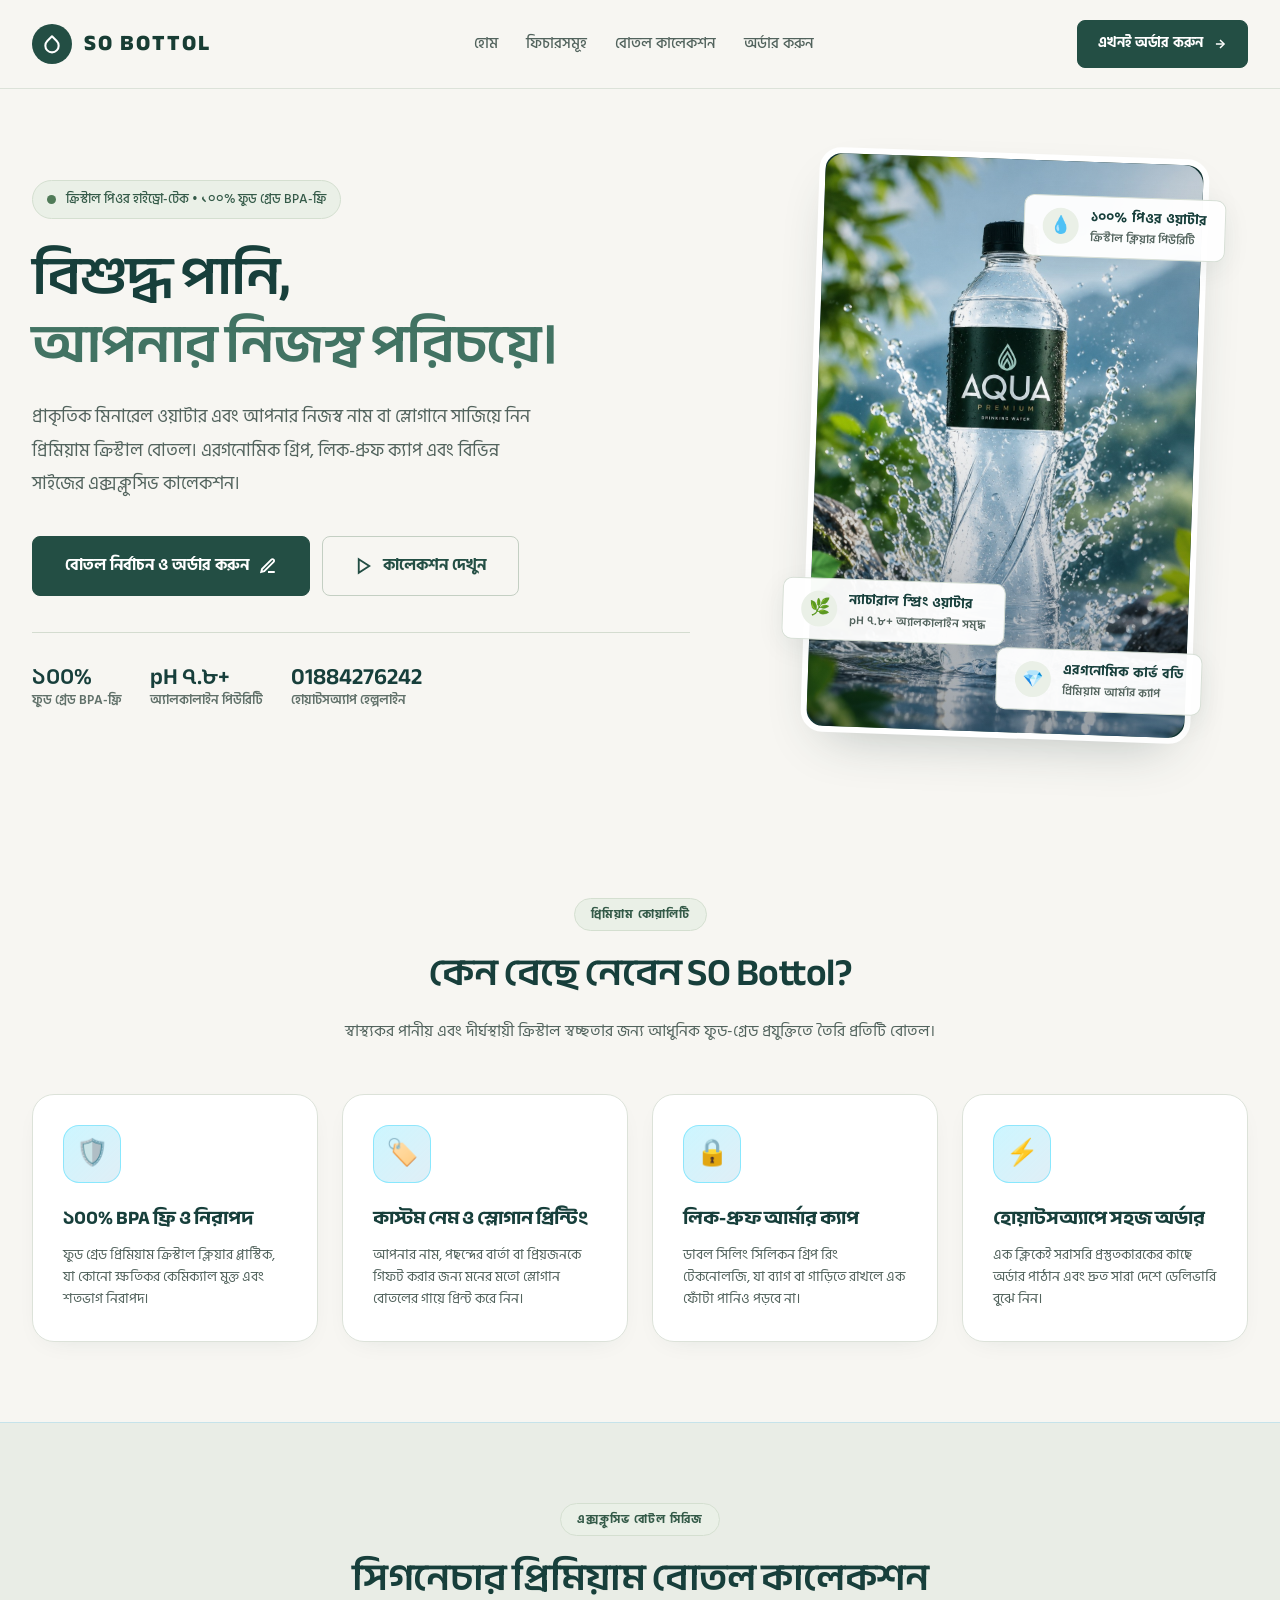
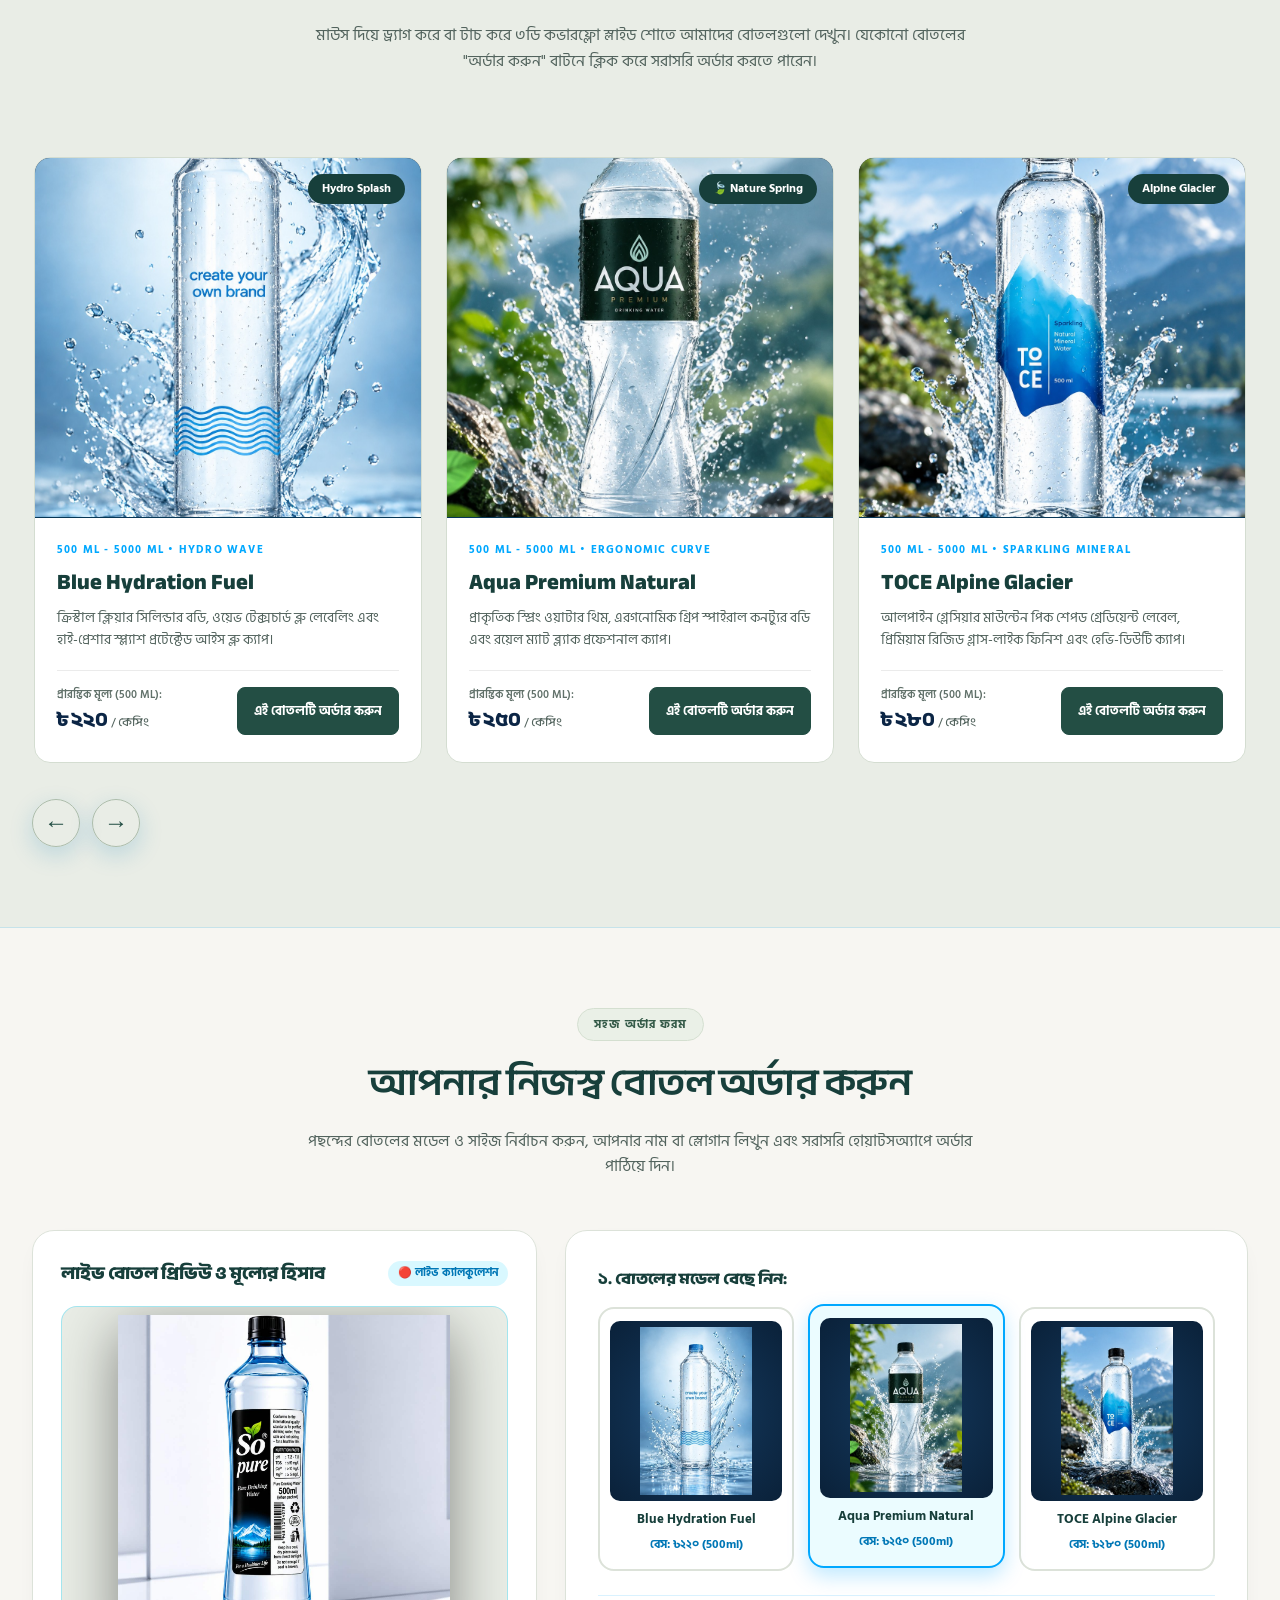
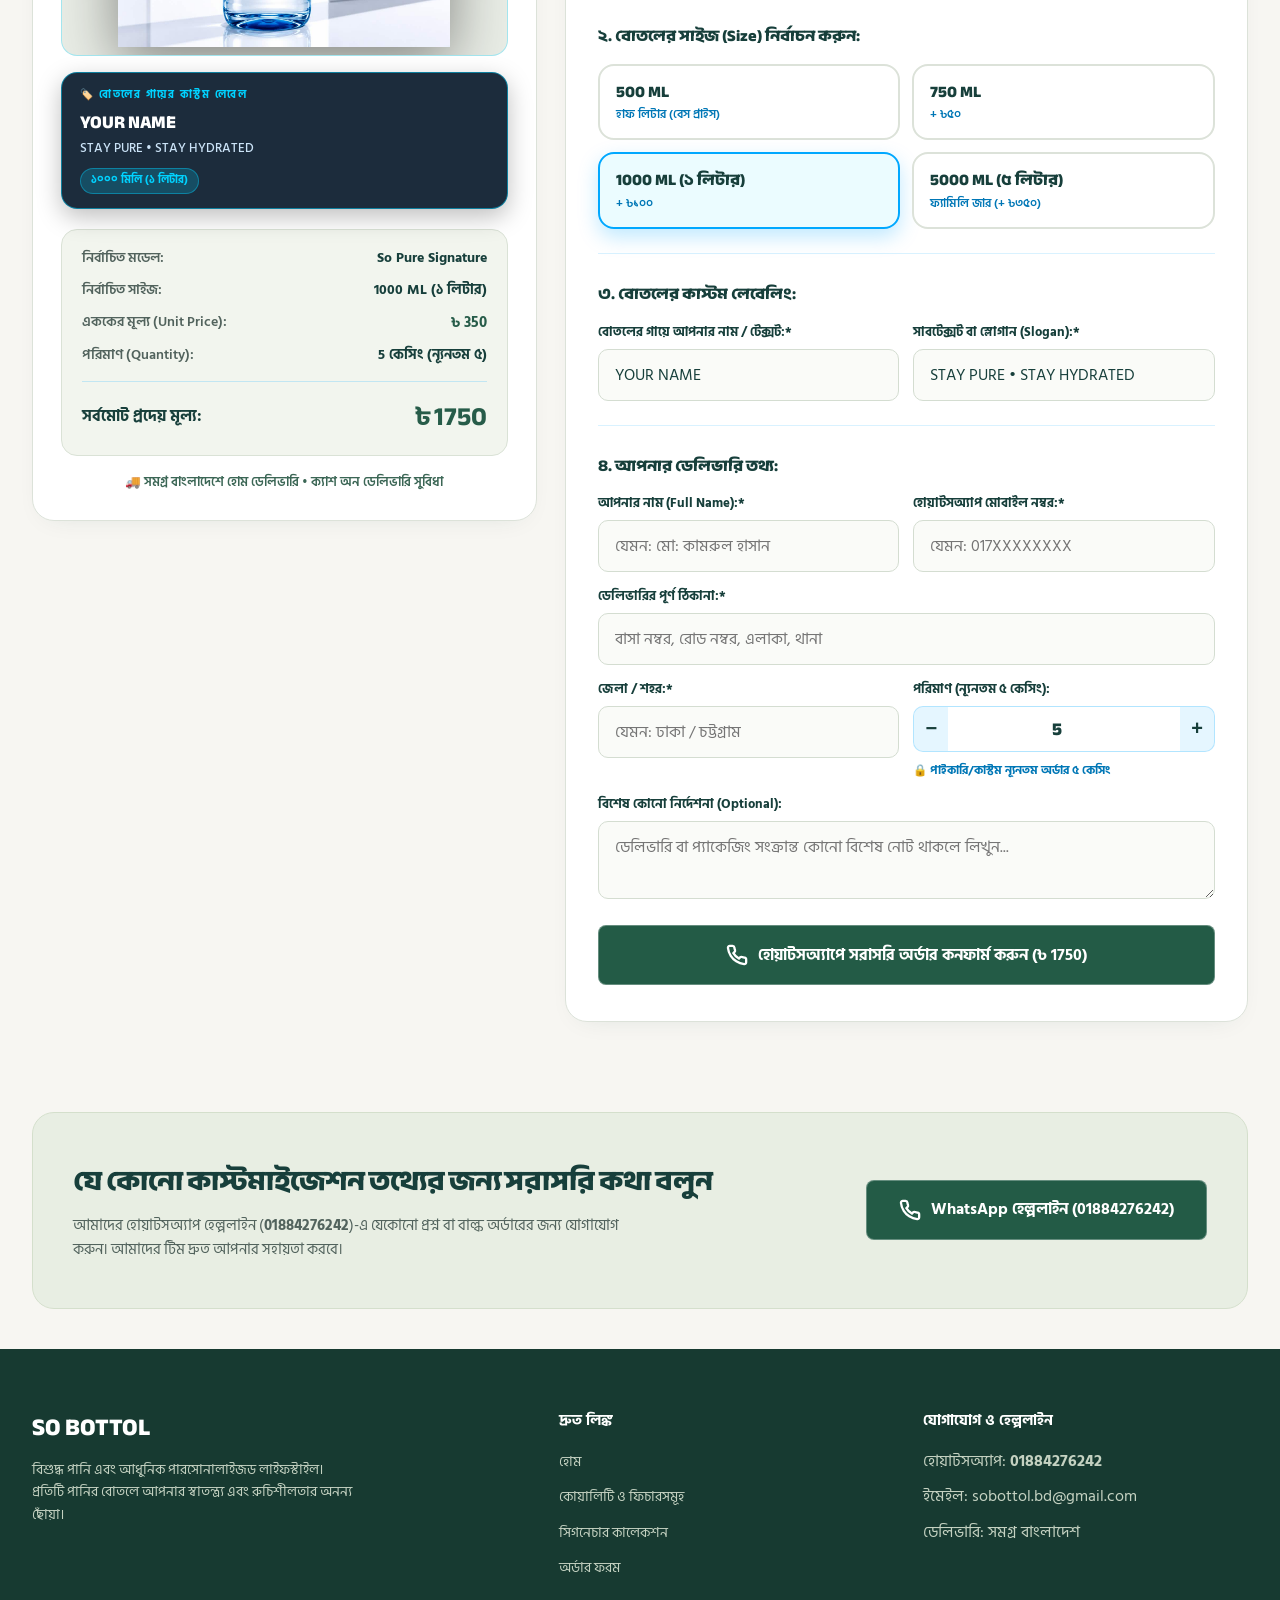
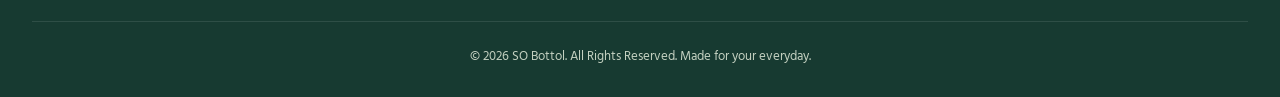
<file: index.before-story.html>
<!DOCTYPE html>
<html lang="bn">
<head>
  <meta charset="UTF-8" />
  <meta name="viewport" content="width=device-width, initial-scale=1.0" />
  <title>SO Bottol | প্রিমিয়াম ক্রিস্টাল ওয়াটার বোটল ও কাস্টম অর্ডার</title>
  <meta name="description" content="SO Bottol - প্রিমিয়াম পারসোনালাইজড ওয়াটার বোতল। আপনার নিজস্ব নাম ও স্লোগানে কাস্টমাইজড ক্রিস্টাল বোতল। সহজ হোয়াটসঅ্যাপ অর্ডার।" />

  <!-- Google Fonts: Anek Bangla, Hind Siliguri, Outfit, Plus Jakarta Sans -->
  <link rel="preconnect" href="https://fonts.googleapis.com" />
  <link rel="preconnect" href="https://fonts.gstatic.com" crossorigin />
  <link href="https://fonts.googleapis.com/css2?family=Anek+Bangla:wght@400;500;600;700;800&family=Hind+Siliguri:wght@400;500;600;700&family=Outfit:wght@400;500;600;700&family=Plus+Jakarta+Sans:wght@400;500;600;700;800&display=swap" rel="stylesheet" />



  <!-- Main Stylesheet -->
  <link rel="stylesheet" href="css/style.css" />
</head>
<body>
<a class="skip-link" href="#hero-section">মূল কনটেন্টে যান</a>

  <!-- Ambient Caustic Background Lights -->
  <div class="ambient-glow ambient-glow-1"></div>
  <div class="ambient-glow ambient-glow-2"></div>

  <!-- ================= HEADER / NAVBAR ================= -->
  <header class="site-header">
    <div class="container">
      <nav class="nav-wrapper">
        <a href="#hero-section" class="brand-logo">
          <div class="logo-drop">
            <svg width="20" height="20" viewBox="0 0 24 24" fill="none" stroke="#ffffff" stroke-width="2.5" stroke-linecap="round" stroke-linejoin="round">
              <path d="M12 2.69l5.66 5.66a8 8 0 1 1-11.31 0z"></path>
            </svg>
          </div>
          <span class="logo-text">SO BOTTOL</span>
        </a>

        <button class="menu-toggle" type="button" aria-expanded="false" aria-controls="primary-navigation" aria-label="মেনু খুলুন">☰</button>
        <ul class="nav-links" id="primary-navigation">
          <li><a href="#hero-section">হোম</a></li>
          <li><a href="#features-section">ফিচারসমূহ</a></li>
          <li><a href="#collection-section">বোতল কালেকশন</a></li>
          <li><a href="#order-section">অর্ডার করুন</a></li>
        </ul>

        <div class="nav-actions">
          <a href="#order-section" class="btn btn-primary btn-sm magnetic-btn">
            <span>এখনই অর্ডার করুন</span>
            <svg width="14" height="14" viewBox="0 0 24 24" fill="none" stroke="currentColor" stroke-width="2.5"><line x1="5" y1="12" x2="19" y2="12"></line><polyline points="12 5 19 12 12 19"></polyline></svg>
          </a>
        </div>
      </nav>
    </div>
  </header>

  <!-- ================= HERO SECTION WITH b2.png SHOWCASE ================= -->
  <section id="hero-section" class="hero-section">
    <div class="container">
      <div class="hero-grid">
        
        <!-- Left Content -->
        <div class="hero-content">
          <div class="hero-badge">
            <span class="hero-badge-pulse"></span>
            <span>ক্রিস্টাল পিওর হাইড্রো-টেক • ১০০% ফুড গ্রেড BPA-ফ্রি</span>
          </div>

          <h1 class="hero-title">
            <span class="title-line">বিশুদ্ধ পানি,</span>
            <span class="title-line text-gradient">আপনার নিজস্ব পরিচয়ে।</span>
          </h1>

          <p class="hero-subtitle">
            প্রাকৃতিক মিনারেল ওয়াটার এবং আপনার নিজস্ব নাম বা স্লোগানে সাজিয়ে নিন প্রিমিয়াম ক্রিস্টাল বোতল। এরগনোমিক গ্রিপ, লিক-প্রুফ ক্যাপ এবং বিভিন্ন সাইজের এক্সক্লুসিভ কালেকশন।
          </p>

          <div class="hero-actions">
            <a href="#order-section" class="btn btn-primary btn-lg magnetic-btn">
              <span>বোতল নির্বাচন ও অর্ডার করুন</span>
              <svg width="18" height="18" viewBox="0 0 24 24" fill="none" stroke="currentColor" stroke-width="2.5"><path d="M12 20h9"></path><path d="M16.5 3.5a2.121 2.121 0 0 1 3 3L7 19l-4 1 1-4L16.5 3.5z"></path></svg>
            </a>
            <a href="#collection-section" class="btn btn-glass btn-lg magnetic-btn">
              <svg width="18" height="18" viewBox="0 0 24 24" fill="none" stroke="#00d2ff" stroke-width="2.5"><polygon points="5 3 19 12 5 21 5 3"></polygon></svg>
              <span>কালেকশন দেখুন</span>
            </a>
          </div>

          <div class="hero-stats">
            <div class="stat-box">
              <h4>১০০%</h4>
              <p>ফুড গ্রেড BPA-ফ্রি</p>
            </div>
            <div class="stat-box">
              <h4>pH ৭.৮+</h4>
              <p>অ্যালকালাইন পিউরিটি</p>
            </div>
            <div class="stat-box">
              <h4>01884276242</h4>
              <p>হোয়াটসঅ্যাপ হেল্পলাইন</p>
            </div>
          </div>
        </div>

        <!-- Right Hero Visual Showcasing b2.png with Ultra-Glossy Glass Frame & Spec Tags -->
        <div class="hero-bottle-stage">
          <div class="hero-showcase-frame">
            <div class="showcase-glow-ring"></div>
            
            <!-- Main Hero Image (b2.png) -->
            <div class="hero-photo-wrapper">
              <img src="assets/images/b2.jpg" alt="SO Bottol - Aqua Premium Natural" class="hero-photo" fetchpriority="high" decoding="async" width="1024" height="1536" loading="eager" />
              <div class="photo-ambient-vignette"></div>
            </div>

            <!-- Floating Ultra-Glossy Spec Badges -->
            <div class="glass-tag glass-tag-top-right">
              <div class="tag-icon">💧</div>
              <div class="tag-info">
                <h5>১০০% পিওর ওয়াটার</h5>
                <p>ক্রিস্টাল ক্লিয়ার পিউরিটি</p>
              </div>
            </div>

            <div class="glass-tag glass-tag-bottom-left">
              <div class="tag-icon">🌿</div>
              <div class="tag-info">
                <h5>ন্যাচারাল স্প্রিং ওয়াটার</h5>
                <p>pH ৭.৮+ অ্যালকালাইন সমৃদ্ধ</p>
              </div>
            </div>

            <div class="glass-tag glass-tag-bottom-right">
              <div class="tag-icon">💎</div>
              <div class="tag-info">
                <h5>এরগনোমিক কার্ভ বডি</h5>
                <p>প্রিমিয়াম আর্মার ক্যাপ</p>
              </div>
            </div>

          </div>
        </div>

      </div>
    </div>
  </section>

  <!-- ================= FEATURES SECTION ================= -->
  <section id="features-section" class="section">
    <div class="container">
      <div class="section-header">
        <span class="section-tag">প্রিমিয়াম কোয়ালিটি</span>
        <h2 class="section-title">কেন বেছে নেবেন SO Bottol?</h2>
        <p class="section-desc">
          স্বাস্থ্যকর পানীয় এবং দীর্ঘস্থায়ী ক্রিস্টাল স্বচ্ছতার জন্য আধুনিক ফুড-গ্রেড প্রযুক্তিতে তৈরি প্রতিটি বোতল।
        </p>
      </div>

      <div class="features-grid">
        <div class="feature-card">
          <div class="feature-icon-wrapper">🛡️</div>
          <h3>১০০% BPA ফ্রি ও নিরাপদ</h3>
          <p>ফুড গ্রেড প্রিমিয়াম ক্রিস্টাল ক্লিয়ার প্লাস্টিক, যা কোনো ক্ষতিকর কেমিক্যাল মুক্ত এবং শতভাগ নিরাপদ।</p>
        </div>

        <div class="feature-card">
          <div class="feature-icon-wrapper">🏷️</div>
          <h3>কাস্টম নেম ও স্লোগান প্রিন্টিং</h3>
          <p>আপনার নাম, পছন্দের বার্তা বা প্রিয়জনকে গিফট করার জন্য মনের মতো স্লোগান বোতলের গায়ে প্রিন্ট করে নিন।</p>
        </div>

        <div class="feature-card">
          <div class="feature-icon-wrapper">🔒</div>
          <h3>লিক-প্রুফ আর্মার ক্যাপ</h3>
          <p>ডাবল সিলিং সিলিকন গ্রিপ রিং টেকনোলজি, যা ব্যাগ বা গাড়িতে রাখলে এক ফোঁটা পানিও পড়বে না।</p>
        </div>

        <div class="feature-card">
          <div class="feature-icon-wrapper">⚡</div>
          <h3>হোয়াটসঅ্যাপে সহজ অর্ডার</h3>
          <p>এক ক্লিকেই সরাসরি প্রস্তুতকারকের কাছে অর্ডার পাঠান এবং দ্রুত সারা দেশে ডেলিভারি বুঝে নিন।</p>
        </div>
      </div>
    </div>
  </section>

  <!-- ================= SIGNATURE BOTTLE COLLECTION 3D COVERFLOW SLIDESHOW ================= -->
  <section id="collection-section" class="section collection-section-wrap">
    <div class="container">
      <div class="section-header">
        <span class="section-tag">এক্সক্লুসিভ বোটল সিরিজ</span>
        <h2 class="section-title">সিগনেচার প্রিমিয়াম বোতল কালেকশন</h2>
        <p class="section-desc">
          মাউস দিয়ে ড্র্যাগ করে বা টাচ করে ৩ডি কভারফ্লো স্লাইড শোতে আমাদের বোতলগুলো দেখুন। যেকোনো বোতলের "অর্ডার করুন" বাটনে ক্লিক করে সরাসরি অর্ডার করতে পারেন।
        </p>
      </div>

            <!-- Swiper 3D Coverflow Container (6 slides for smooth infinite loop) -->
      <div class="swiper bottle-coverflow-swiper">
        <div class="swiper-wrapper">
          
          <!-- Slide 1: Blue Hydration Fuel (b1.png) -->
          <div class="swiper-slide bottle-slide-card" data-bottle-id="b1">
            <div class="slide-badge">Hydro Splash</div>
            <div class="slide-img-box">
              <img src="assets/images/b1.jpg" decoding="async" alt="Blue Hydration Fuel" width="1024" height="1536" loading="lazy" />
            </div>
            <div class="slide-body">
              <span class="slide-series-tag">500 ML - 5000 ML • HYDRO WAVE</span>
              <h3 class="slide-title">Blue Hydration Fuel</h3>
              <p class="slide-desc">ক্রিস্টাল ক্লিয়ার সিলিন্ডার বডি, ওয়েভ টেক্সচার্ড ব্লু লেবেলিং এবং হাই-প্রেশার স্প্ল্যাশ প্রটেক্টেড আইস ব্লু ক্যাপ।</p>
              <div class="slide-price-row">
                <div class="slide-price-box">
                  <span class="slide-price-label">প্রারম্ভিক মূল্য (500 ML):</span>
                  <span class="slide-price-val">৳ ২২০ <span class="unit">/ কেসিং</span></span>
                </div>
                <button type="button" class="btn btn-primary btn-sm btn-select-bottle" onclick="selectBottleForOrder('b1')">
                  <span>এই বোতলটি অর্ডার করুন</span>
                </button>
              </div>
            </div>
          </div>

          <!-- Slide 2: Aqua Premium Natural (b2.png) -->
          <div class="swiper-slide bottle-slide-card" data-bottle-id="b2">
            <div class="slide-badge">🍃 Nature Spring</div>
            <div class="slide-img-box">
              <img src="assets/images/b2.jpg" decoding="async" alt="Aqua Premium Natural" width="1024" height="1536" loading="lazy" />
            </div>
            <div class="slide-body">
              <span class="slide-series-tag">500 ML - 5000 ML • ERGONOMIC CURVE</span>
              <h3 class="slide-title">Aqua Premium Natural</h3>
              <p class="slide-desc">প্রাকৃতিক স্প্রিং ওয়াটার থিম, এরগনোমিক গ্রিপ স্পাইরাল কনট্যুর বডি এবং রয়েল ম্যাট ব্ল্যাক প্রফেশনাল ক্যাপ।</p>
              <div class="slide-price-row">
                <div class="slide-price-box">
                  <span class="slide-price-label">প্রারম্ভিক মূল্য (500 ML):</span>
                  <span class="slide-price-val">৳ ২৫০ <span class="unit">/ কেসিং</span></span>
                </div>
                <button type="button" class="btn btn-primary btn-sm btn-select-bottle" onclick="selectBottleForOrder('b2')">
                  <span>এই বোতলটি অর্ডার করুন</span>
                </button>
              </div>
            </div>
          </div>

          <!-- Slide 3: TOCE Alpine Glacier (b3.png) -->
          <div class="swiper-slide bottle-slide-card" data-bottle-id="b3">
            <div class="slide-badge">Alpine Glacier</div>
            <div class="slide-img-box">
              <img src="assets/images/b3.jpg" decoding="async" alt="TOCE Alpine Glacier" width="1024" height="1536" loading="lazy" />
            </div>
            <div class="slide-body">
              <span class="slide-series-tag">500 ML - 5000 ML • SPARKLING MINERAL</span>
              <h3 class="slide-title">TOCE Alpine Glacier</h3>
              <p class="slide-desc">আলপাইন গ্লেসিয়ার মাউন্টেন পিক শেপড গ্রেডিয়েন্ট লেবেল, প্রিমিয়াম রিজিড গ্লাস-লাইক ফিনিশ এবং হেভি-ডিউটি ক্যাপ।</p>
              <div class="slide-price-row">
                <div class="slide-price-box">
                  <span class="slide-price-label">প্রারম্ভিক মূল্য (500 ML):</span>
                  <span class="slide-price-val">৳ ২৮০ <span class="unit">/ কেসিং</span></span>
                </div>
                <button type="button" class="btn btn-primary btn-sm btn-select-bottle" onclick="selectBottleForOrder('b3')">
                  <span>এই বোতলটি অর্ডার করুন</span>
                </button>
              </div>
            </div>
          </div>

          <!-- Slide 4: Blue Hydration Fuel Duplicate (for infinite loop) -->
        </div>

        <!-- Swiper Nav Arrows & Pagination -->
        <button type="button" class="swiper-button-prev" aria-label="আগের বোতল">←</button>
        <button type="button" class="swiper-button-next" aria-label="পরের বোতল">→</button>
        <div class="swiper-pagination"></div>
      </div>
    </div>
  </section>

  <!-- ================= DIRECT ON-PAGE ORDER SECTION WITH MULTI-SIZE DYNAMIC PRICING ================= -->
  <section id="order-section" class="section order-section-wrap">
    <div class="container">
      <div class="section-header">
        <span class="section-tag">সহজ অর্ডার ফরম</span>
        <h2 class="section-title">আপনার নিজস্ব বোতল অর্ডার করুন</h2>
        <p class="section-desc">
          পছন্দের বোতলের মডেল ও সাইজ নির্বাচন করুন, আপনার নাম বা স্লোগান লিখুন এবং সরাসরি হোয়াটসঅ্যাপে অর্ডার পাঠিয়ে দিন।
        </p>
      </div>

      <div class="order-layout-grid">
        
        <!-- Left Column: Live Mockup & Real-Time Dynamic Price Summary -->
        <div class="order-preview-card">
          <div class="preview-card-header">
            <h4>লাইভ বোতল প্রিভিউ ও মূল্যের হিসাব</h4>
            <span class="status-chip">🔴 লাইভ ক্যালকুলেশন</span>
          </div>

          <!-- Preview Bottle Visual: Full view, 100% visible without obstruction -->
          <div class="order-live-visual">
            <img loading="lazy" id="preview-bottle-img" src="assets/images/b2.jpg" decoding="async" alt="Selected Bottle Preview" />
          </div>

          <!-- Custom Label Badge placed clearly below the bottle image -->
          <div class="mockup-label-card">
            <span class="mockup-brand">🏷️ বোতলের গায়ের কাস্টম লেবেল</span>
            <h4 id="preview-name-display">YOUR NAME</h4>
            <p id="preview-slogan-display">STAY PURE • STAY HYDRATED</p>
            <div class="mockup-size-tag" id="preview-size-tag">১০০০ মিলি (১ লিটার)</div>
          </div>

          <!-- Dynamic Live Pricing Box -->
          <div class="price-breakdown-box" aria-live="polite" aria-atomic="true">
            <div class="breakdown-row">
              <span class="label">নির্বাচিত মডেল:</span>
              <strong id="summary-model-name" class="val">Aqua Premium Natural</strong>
            </div>
            <div class="breakdown-row">
              <span class="label">নির্বাচিত সাইজ:</span>
              <strong id="summary-size-name" class="val">1000 ML (১ লিটার)</strong>
            </div>
            <div class="breakdown-row">
              <span class="label">এককের মূল্য (Unit Price):</span>
              <strong id="summary-unit-price" class="val text-cyan">৳ ৩৫০</strong>
            </div>
            <div class="breakdown-row">
              <span class="label">পরিমাণ (Quantity):</span>
              <strong id="summary-quantity" class="val">৫ কেসিং</strong>
            </div>
            <div class="breakdown-divider"></div>
            <div class="breakdown-row total-row">
              <span class="label">সর্বমোট প্রদেয় মূল্য:</span>
              <strong id="summary-total-price" class="val total-amount">৳ ৩৫০</strong>
            </div>
          </div>

          <div class="order-guarantee-note">
            <span>🚚 সমগ্র বাংলাদেশে হোম ডেলিভারি • ক্যাশ অন ডেলিভারি সুবিধা</span>
          </div>
        </div>

        <!-- Right Column: Interactive Order Form -->
        <div class="order-form-card">
          <form id="direct-order-form">
            
            <!-- 1. Select Bottle Model -->
            <div class="form-step-group">
              <label class="step-label">১. বোতলের মডেল বেছে নিন:</label>
              <div class="model-picker-grid">
                <label class="model-option">
                  <input type="radio" name="order_bottle_model" value="b1" />
                  <div class="model-card">
                    <div class="model-thumb-box">
                      <img loading="lazy" src="assets/images/b1_thumb.jpg" decoding="async" alt="Blue Hydration Fuel" />
                    </div>
                    <div class="model-info">
                      <strong>Blue Hydration Fuel</strong>
                      <span>বেস: ৳২২০ (500ml)</span>
                    </div>
                  </div>
                </label>

                <label class="model-option">
                  <input type="radio" name="order_bottle_model" value="b2" checked />
                  <div class="model-card">
                    <div class="model-thumb-box">
                      <img loading="lazy" src="assets/images/b2_thumb.jpg" decoding="async" alt="Aqua Premium Natural" />
                    </div>
                    <div class="model-info">
                      <strong>Aqua Premium Natural</strong>
                      <span>বেস: ৳২৫০ (500ml)</span>
                    </div>
                  </div>
                </label>

                <label class="model-option">
                  <input type="radio" name="order_bottle_model" value="b3" />
                  <div class="model-card">
                    <div class="model-thumb-box">
                      <img loading="lazy" src="assets/images/b3_thumb.jpg" decoding="async" alt="TOCE Alpine Glacier" />
                    </div>
                    <div class="model-info">
                      <strong>TOCE Alpine Glacier</strong>
                      <span>বেস: ৳২৮০ (500ml)</span>
                    </div>
                  </div>
                </label>
              </div>
            </div>

            <!-- 2. Select Bottle Size (500ml, 750ml, 1000ml, 5000ml) with dynamic pricing -->
            <div class="form-step-group">
              <label class="step-label">২. বোতলের সাইজ (Size) নির্বাচন করুন:</label>
              <div class="size-picker-grid">
                <label class="size-btn-pill">
                  <input type="radio" name="order_size" value="500ml" />
                  <div class="pill-content">
                    <span class="size-title">500 ML</span>
                    <span class="size-extra">হাফ লিটার (বেস প্রাইস)</span>
                  </div>
                </label>

                <label class="size-btn-pill">
                  <input type="radio" name="order_size" value="750ml" />
                  <div class="pill-content">
                    <span class="size-title">750 ML</span>
                    <span class="size-extra">+ ৳৫০</span>
                  </div>
                </label>

                <label class="size-btn-pill">
                  <input type="radio" name="order_size" value="1000ml" checked />
                  <div class="pill-content">
                    <span class="size-title">1000 ML (১ লিটার)</span>
                    <span class="size-extra">+ ৳১০০</span>
                  </div>
                </label>

                <label class="size-btn-pill">
                  <input type="radio" name="order_size" value="5000ml" />
                  <div class="pill-content">
                    <span class="size-title">5000 ML (৫ লিটার)</span>
                    <span class="size-extra">ফ্যামিলি জার (+ ৳৩৫০)</span>
                  </div>
                </label>
              </div>
            </div>

            <!-- 3. Custom Label Name & Slogan -->
            <div class="form-step-group">
              <label class="step-label">৩. বোতলের কাস্টম লেবেলিং:</label>
              <div class="input-duo-grid">
                <div class="form-field">
                  <label for="order-label-name">বোতলের গায়ে আপনার নাম / টেক্সট:*</label>
                  <input type="text" id="order-label-name" class="form-control" placeholder="যেমন: কামরুল হাসান বা SO BOTTOL" value="YOUR NAME" maxlength="24" required />
                </div>
                <div class="form-field">
                  <label for="order-label-slogan">সাবটেক্সট বা স্লোগান (Slogan):*</label>
                  <input type="text" id="order-label-slogan" class="form-control" placeholder="যেমন: STAY PURE • STAY HYDRATED" value="STAY PURE • STAY HYDRATED" maxlength="36" required />
                </div>
              </div>
            </div>

            <!-- 4. Customer Details & Quantity -->
            <div class="form-step-group">
              <label class="step-label">৪. আপনার ডেলিভারি তথ্য:</label>
              <div class="input-duo-grid">
                <div class="form-field">
                  <label for="order-cust-name">আপনার নাম (Full Name):*</label>
                  <input type="text" id="order-cust-name" class="form-control" placeholder="যেমন: মো: কামরুল হাসান" required />
                </div>
                <div class="form-field">
                  <label for="order-cust-phone">হোয়াটসঅ্যাপ মোবাইল নম্বর:*</label>
                  <input type="tel" id="order-cust-phone" class="form-control" placeholder="যেমন: 017XXXXXXXX" required />
                </div>
              </div>

              <div class="form-field" style="margin-top: 14px;">
                <label for="order-cust-address">ডেলিভারির পূর্ণ ঠিকানা:*</label>
                <input type="text" id="order-cust-address" class="form-control" placeholder="বাসা নম্বর, রোড নম্বর, এলাকা, থানা" required />
              </div>

              <div class="input-duo-grid" style="margin-top: 14px;">
                <div class="form-field">
                  <label for="order-cust-city">জেলা / শহর:*</label>
                  <input type="text" id="order-cust-city" class="form-control" placeholder="যেমন: ঢাকা / চট্টগ্রাম" required />
                </div>
                <div class="form-field">
                  <label for="order-cust-qty">পরিমাণ (ন্যূনতম ৫ কেসিং):</label>
                  <div class="qty-counter-wrap">
                    <button type="button" class="qty-btn" id="qty-minus-btn" title="কমান (ন্যূনতম ৫ কেসিং)">−</button>
                    <input type="number" id="order-cust-qty" class="qty-input" value="5" min="5" max="500" readonly />
                    <button type="button" class="qty-btn" id="qty-plus-btn" title="বাড়ান">+</button>
                  </div>
                  <small style="font-size: 11.5px; color: #0077b6; font-weight: 700; margin-top: 4px; display: block;">🔒 পাইকারি/কাস্টম ন্যূনতম অর্ডার ৫ কেসিং</small>
                </div>
              </div>

              <div class="form-field" style="margin-top: 14px;">
                <label for="order-cust-notes">বিশেষ কোনো নির্দেশনা (Optional):</label>
                <textarea id="order-cust-notes" class="form-control text-area-sm" placeholder="ডেলিভারি বা প্যাকেজিং সংক্রান্ত কোনো বিশেষ নোট থাকলে লিখুন..."></textarea>
              </div>
            </div>

            <!-- Submit WhatsApp Order Button -->
            <button type="submit" class="btn btn-whatsapp btn-lg magnetic-btn submit-order-btn">
              <svg width="22" height="22" viewBox="0 0 24 24" fill="none" stroke="currentColor" stroke-width="2.5"><path d="M22 16.92v3a2 2 0 0 1-2.18 2 19.79 19.79 0 0 1-8.63-3.07 19.5 19.5 0 0 1-6-6 19.79 19.79 0 0 1-3.07-8.67A2 2 0 0 1 4.11 2h3a2 2 0 0 1 2 1.72 12.84 12.84 0 0 0 .7 2.81 2 2 0 0 1-.45 2.11L8.09 9.91a16 16 0 0 0 6 6l1.27-1.27a2 2 0 0 1 2.11-.45 12.84 12.84 0 0 0 2.81.7A2 2 0 0 1 22 16.92z"></path></svg>
              <span>হোয়াটসঅ্যাপে সরাসরি অর্ডার কনফার্ম করুন (<span id="btn-total-display">৳ ৩৫০</span>)</span>
            </button>
          </form>
        </div>

      </div>
    </div>
  </section>

  <!-- ================= TRUST & WHATSAPP BANNER ================= -->
  <section class="section" style="padding-top: 10px; padding-bottom: 40px;">
    <div class="container">
      <div class="trust-banner">
        <div class="trust-content">
          <h2>যে কোনো কাস্টমাইজেশন তথ্যের জন্য সরাসরি কথা বলুন</h2>
          <p>আমাদের হোয়াটসঅ্যাপ হেল্পলাইন (<strong>01884276242</strong>)-এ যেকোনো প্রশ্ন বা বাল্ক অর্ডারের জন্য যোগাযোগ করুন। আমাদের টিম দ্রুত আপনার সহায়তা করবে।</p>
        </div>
        <a href="https://wa.me/8801884276242" target="_blank" rel="noopener noreferrer" class="btn btn-whatsapp btn-lg magnetic-btn">
          <svg width="22" height="22" viewBox="0 0 24 24" fill="none" stroke="currentColor" stroke-width="2.5"><path d="M22 16.92v3a2 2 0 0 1-2.18 2 19.79 19.79 0 0 1-8.63-3.07 19.5 19.5 0 0 1-6-6 19.79 19.79 0 0 1-3.07-8.67A2 2 0 0 1 4.11 2h3a2 2 0 0 1 2 1.72 12.84 12.84 0 0 0 .7 2.81 2 2 0 0 1-.45 2.11L8.09 9.91a16 16 0 0 0 6 6l1.27-1.27a2 2 0 0 1 2.11-.45 12.84 12.84 0 0 0 2.81.7A2 2 0 0 1 22 16.92z"></path></svg>
          <span>WhatsApp হেল্পলাইন (01884276242)</span>
        </a>
      </div>
    </div>
  </section>

  <!-- ================= FOOTER ================= -->
  <footer class="site-footer">
    <div class="container">
      <div class="footer-grid">
        <div class="footer-brand">
          <h4>SO BOTTOL</h4>
          <p>
            বিশুদ্ধ পানি এবং আধুনিক পারসোনালাইজড লাইফস্টাইল। প্রতিটি পানির বোতলে আপনার স্বাতন্ত্র্য এবং রুচিশীলতার অনন্য ছোঁয়া।
          </p>
        </div>

        <div class="footer-col">
          <h5>দ্রুত লিঙ্ক</h5>
          <ul>
            <li><a href="#hero-section">হোম</a></li>
            <li><a href="#features-section">কোয়ালিটি ও ফিচারসমূহ</a></li>
            <li><a href="#collection-section">সিগনেচার কালেকশন</a></li>
            <li><a href="#order-section">অর্ডার ফরম</a></li>
          </ul>
        </div>

        <div class="footer-col">
          <h5>যোগাযোগ ও হেল্পলাইন</h5>
          <ul>
            <li>হোয়াটসঅ্যাপ: <strong>01884276242</strong></li>
            <li>ইমেইল: sobottol.bd@gmail.com</li>
            <li>ডেলিভারি: সমগ্র বাংলাদেশ</li>
          </ul>
        </div>
      </div>

      <div class="footer-bottom">
        <p>&copy; 2026 SO Bottol. All Rights Reserved. Made for your everyday.</p>
      </div>
    </div>
  </footer>

  <!-- ================= SCRIPTS ================= -->
  <!-- Swiper.js Bundle for 3D Coverflow Slideshow -->

  
  <!-- GSAP & ScrollTrigger for Fluid Motion -->



  <!-- Application Logic Scripts (Pure Static, No Node.js Required) -->
  <script defer src="js/animations.js"></script>
  <script defer src="js/order.js"></script>

</body>
</html>
</file>
<file: css/style.css>
/* ==========================================================================
   SO BOTTOL - Ultra-Glossy Fresh Crystal Theme (Ice Blue, Pure White & Frosted Glass)
   Pure Static Front-end Architecture | Zero Node.js Dependency
   ========================================================================== */



:root {
  --bg-primary: #f0f7fd;
  --bg-secondary: #e3f2fd;
  --bg-card: rgba(255, 255, 255, 0.92);
  --bg-glass: rgba(255, 255, 255, 0.75);
  --bg-glass-strong: rgba(255, 255, 255, 0.95);

  --ice-blue-light: #e1f5fe;
  --ice-blue: #00d2ff;
  --ice-blue-deep: #0099e6;
  --ocean-blue: #0077b6;
  --deep-navy: #091b2c;
  --pure-white: #ffffff;
  --text-primary: #0b2239;
  --text-secondary: #4a657e;
  --text-muted: #78909c;

  --border-glass: rgba(255, 255, 255, 0.9);
  --border-subtle: rgba(0, 168, 255, 0.2);
  --border-glow: rgba(0, 210, 255, 0.5);

  --shadow-crystal: 0 16px 36px -12px rgba(0, 119, 182, 0.16), 0 0 0 1px rgba(255, 255, 255, 0.9) inset;
  --shadow-float: 0 28px 60px -18px rgba(0, 119, 182, 0.24);
  --shadow-glow: 0 0 35px rgba(0, 210, 255, 0.35);

  --font-main: 'Hind Siliguri', 'Anek Bangla', 'Plus Jakarta Sans', sans-serif;
  --font-heading: 'Anek Bangla', 'Hind Siliguri', sans-serif;
  --font-body: 'Outfit', sans-serif;

  --radius-sm: 10px;
  --radius-md: 18px;
  --radius-lg: 26px;
  --radius-full: 9999px;
  --transition: all 0.35s cubic-bezier(0.16, 1, 0.3, 1);
}

*, *::before, *::after {
  margin: 0;
  padding: 0;
  box-sizing: border-box;
}

html {
  scroll-behavior: smooth;
  font-family: var(--font-main);
  background-color: var(--bg-primary);
  color: var(--text-primary);
  overflow-x: hidden;
}

body {
  position: relative;
  min-height: 100vh;
  background: 
    radial-gradient(circle at 15% 15%, rgba(0, 210, 255, 0.18), transparent 45%),
    radial-gradient(circle at 85% 30%, rgba(72, 219, 251, 0.2), transparent 50%),
    radial-gradient(circle at 50% 75%, rgba(0, 150, 255, 0.12), transparent 55%),
    linear-gradient(180deg, #f4faff 0%, #e8f5fe 100%);
  background-attachment: fixed;
  color: var(--text-primary);
  line-height: 1.6;
}

/* Background Ambient Caustic Glows */
.ambient-glow {
  position: fixed;
  pointer-events: none;
  border-radius: 50%;
  filter: blur(90px);
  z-index: 0;
  opacity: 0.65;
}
.ambient-glow-1 {
  width: 520px;
  height: 520px;
  background: radial-gradient(circle, rgba(0, 210, 255, 0.22), transparent 70%);
  top: -120px;
  left: -120px;
}
.ambient-glow-2 {
  width: 620px;
  height: 620px;
  background: radial-gradient(circle, rgba(0, 119, 182, 0.18), transparent 70%);
  bottom: 5%;
  right: -150px;
}

.container {
  width: 100%;
  max-width: 1240px;
  margin: 0 auto;
  padding: 0 24px;
  position: relative;
  z-index: 1;
}

/* ==========================================================================
   BUTTONS & MICRO-INTERACTIONS
   ========================================================================== */
.btn {
  display: inline-flex;
  align-items: center;
  justify-content: center;
  gap: 10px;
  padding: 13px 28px;
  font-family: var(--font-main);
  font-weight: 700;
  font-size: 15px;
  border-radius: var(--radius-full);
  text-decoration: none;
  cursor: pointer;
  border: none;
  outline: none;
  transition: var(--transition);
  position: relative;
  overflow: hidden;
}

.btn-primary {
  background: linear-gradient(135deg, #00d2ff 0%, #0077b6 100%);
  color: var(--pure-white);
  box-shadow: 0 10px 25px -5px rgba(0, 168, 255, 0.45);
  border: 1px solid rgba(255, 255, 255, 0.3);
}

.btn-primary:hover {
  transform: translateY(-3px);
  box-shadow: 0 16px 35px -5px rgba(0, 168, 255, 0.6);
  background: linear-gradient(135deg, #20d8ff 0%, #0088d1 100%);
}

.btn-glass {
  background: rgba(255, 255, 255, 0.85);
  backdrop-filter: blur(16px);
  -webkit-backdrop-filter: blur(16px);
  color: var(--deep-navy);
  border: 1.5px solid rgba(0, 168, 255, 0.3);
  box-shadow: 0 8px 24px -5px rgba(0, 119, 182, 0.12);
}

.btn-glass:hover {
  background: var(--pure-white);
  border-color: var(--ice-blue);
  transform: translateY(-3px);
  box-shadow: 0 14px 30px -5px rgba(0, 168, 255, 0.28);
}

.btn-whatsapp {
  background: linear-gradient(135deg, #25d366 0%, #128c7e 100%);
  color: var(--pure-white);
  box-shadow: 0 10px 25px -5px rgba(37, 211, 102, 0.45);
  border: 1px solid rgba(255, 255, 255, 0.3);
}

.btn-whatsapp:hover {
  transform: translateY(-3px);
  box-shadow: 0 16px 35px -5px rgba(37, 211, 102, 0.6);
  background: linear-gradient(135deg, #2ce872 0%, #16a090 100%);
}

.btn-sm {
  padding: 9px 20px;
  font-size: 13.5px;
}

.btn-lg {
  padding: 16px 32px;
  font-size: 16px;
}

/* ==========================================================================
   HEADER / NAVBAR
   ========================================================================== */
.site-header {
  position: sticky;
  top: 0;
  left: 0;
  width: 100%;
  z-index: 100;
  background: rgba(255, 255, 255, 0.82);
  backdrop-filter: blur(24px);
  -webkit-backdrop-filter: blur(24px);
  border-bottom: 1px solid rgba(0, 168, 255, 0.15);
  transition: var(--transition);
}

.nav-wrapper {
  display: flex;
  align-items: center;
  justify-content: space-between;
  height: 80px;
}

.brand-logo {
  display: flex;
  align-items: center;
  gap: 12px;
  text-decoration: none;
}

.logo-drop {
  width: 40px;
  height: 40px;
  background: linear-gradient(135deg, #00d2ff, #0077b6);
  border-radius: 50% 50% 50% 0;
  transform: rotate(-45deg);
  display: flex;
  align-items: center;
  justify-content: center;
  box-shadow: 0 8px 20px rgba(0, 168, 255, 0.4);
}

.logo-drop svg {
  transform: rotate(45deg);
}

.logo-text {
  font-family: var(--font-heading);
  font-size: 22px;
  font-weight: 800;
  letter-spacing: 1.5px;
  color: var(--deep-navy);
}

.nav-links {
  display: flex;
  align-items: center;
  list-style: none;
  gap: 32px;
}

.nav-links a {
  text-decoration: none;
  font-size: 15px;
  font-weight: 600;
  color: var(--text-secondary);
  transition: var(--transition);
  position: relative;
  padding: 6px 0;
}

.nav-links a:hover {
  color: var(--ice-blue-deep);
}

.nav-links a::after {
  content: '';
  position: absolute;
  bottom: 0;
  left: 0;
  width: 0;
  height: 2px;
  background: var(--ice-blue);
  border-radius: var(--radius-full);
  transition: var(--transition);
}

.nav-links a:hover::after {
  width: 100%;
}

/* ==========================================================================
   HERO SECTION WITH b2.png SHOWCASE
   ========================================================================== */
.hero-section {
  padding: 60px 0 80px;
  position: relative;
  overflow: hidden;
}

.hero-grid {
  display: grid;
  grid-template-columns: 1.15fr 0.95fr;
  gap: 50px;
  align-items: center;
}

.hero-badge {
  display: inline-flex;
  align-items: center;
  gap: 10px;
  padding: 8px 20px;
  background: rgba(0, 210, 255, 0.12);
  border: 1.5px solid rgba(0, 210, 255, 0.35);
  border-radius: var(--radius-full);
  font-size: 13px;
  font-weight: 700;
  color: #0077b6;
  margin-bottom: 24px;
}

.hero-badge-pulse {
  width: 9px;
  height: 9px;
  background: #00d2ff;
  border-radius: 50%;
  box-shadow: 0 0 10px #00d2ff;
  animation: badgePulse 2s infinite;
}

@keyframes badgePulse {
  0% { transform: scale(0.9); opacity: 0.8; }
  50% { transform: scale(1.3); opacity: 1; }
  100% { transform: scale(0.9); opacity: 0.8; }
}

.hero-title {
  font-family: var(--font-heading);
  font-size: 54px;
  font-weight: 800;
  line-height: 1.18;
  color: var(--deep-navy);
  margin-bottom: 20px;
}

.hero-title .title-line {
  display: block;
}

.text-gradient {
  background: linear-gradient(135deg, #0077b6 0%, #00d2ff 60%, #091b2c 100%);
  -webkit-background-clip: text;
  -webkit-text-fill-color: transparent;
}

.hero-subtitle {
  font-size: 17px;
  color: var(--text-secondary);
  line-height: 1.7;
  margin-bottom: 36px;
  max-width: 540px;
}

.hero-actions {
  display: flex;
  align-items: center;
  gap: 18px;
  margin-bottom: 48px;
  flex-wrap: wrap;
}

.hero-stats {
  display: flex;
  align-items: center;
  gap: 36px;
  padding-top: 30px;
  border-top: 1px solid rgba(0, 168, 255, 0.2);
}

.stat-box h4 {
  font-family: var(--font-heading);
  font-size: 26px;
  font-weight: 800;
  color: var(--deep-navy);
  line-height: 1.2;
}

.stat-box p {
  font-size: 13px;
  color: var(--text-muted);
  font-weight: 600;
}

/* Right Hero Visual Showcase Frame */
.hero-bottle-stage {
  position: relative;
  display: flex;
  justify-content: center;
  align-items: center;
}

.hero-showcase-frame {
  position: relative;
  width: 100%;
  max-width: 440px;
  aspect-ratio: 2 / 3;
  border-radius: var(--radius-lg);
  background: radial-gradient(circle at 50% 45%, #183d63 0%, #0c233d 60%, #051220 100%);
  border: 2px solid rgba(0, 210, 255, 0.45);
  box-shadow: 0 30px 80px -15px rgba(0, 119, 182, 0.35), 0 0 40px rgba(0, 210, 255, 0.2) inset;
  padding: 0;
  display: flex;
  align-items: center;
  justify-content: center;
  transition: transform 0.5s cubic-bezier(0.16, 1, 0.3, 1);
}

.hero-showcase-frame:hover {
  transform: translateY(-6px) scale(1.01);
  border-color: rgba(0, 210, 255, 0.8);
  box-shadow: 0 40px 90px -10px rgba(0, 119, 182, 0.45), 0 0 50px rgba(0, 210, 255, 0.3) inset;
}

.hero-photo-wrapper {
  position: relative;
  width: 100%;
  height: 100%;
  border-radius: calc(var(--radius-lg) - 2px);
  overflow: hidden;
}

.hero-photo {
  width: 100%;
  height: 100%;
  object-fit: cover;
  object-position: center;
  display: block;
  transition: transform 0.6s cubic-bezier(0.16, 1, 0.3, 1);
}

.hero-showcase-frame:hover .hero-photo {
  transform: scale(1.03);
}

.photo-ambient-vignette {
  position: absolute;
  inset: 0;
  background: linear-gradient(180deg, rgba(5, 18, 32, 0.15) 0%, transparent 40%, rgba(5, 18, 32, 0.4) 100%);
  pointer-events: none;
}

/* Floating Ultra-Glossy Spec Badges */
.glass-tag {
  position: absolute;
  z-index: 10;
  padding: 10px 18px;
  background: rgba(255, 255, 255, 0.92);
  border: 1.5px solid rgba(0, 210, 255, 0.4);
  backdrop-filter: blur(20px);
  -webkit-backdrop-filter: blur(20px);
  border-radius: var(--radius-md);
  box-shadow: 0 16px 36px -8px rgba(0, 100, 180, 0.28);
  display: flex;
  align-items: center;
  gap: 12px;
  animation: tagFloat 4s ease-in-out infinite;
  pointer-events: none;
}

.glass-tag-top-right {
  top: 6%;
  right: -24px;
  animation-delay: 0s;
}

.glass-tag-bottom-left {
  bottom: 15%;
  left: -28px;
  animation-delay: 1.8s;
}

.glass-tag-bottom-right {
  bottom: 4%;
  right: -16px;
  animation-delay: 3s;
}

@keyframes tagFloat {
  0%, 100% { transform: translateY(0); }
  50% { transform: translateY(-9px); }
}

.tag-icon {
  width: 36px;
  height: 36px;
  border-radius: 50%;
  background: rgba(0, 210, 255, 0.18);
  display: flex;
  align-items: center;
  justify-content: center;
  font-size: 17px;
}

.tag-info h5 {
  font-size: 13.5px;
  font-weight: 800;
  color: var(--deep-navy);
}

.tag-info p {
  font-size: 11.5px;
  color: var(--text-secondary);
  font-weight: 600;
}

/* ==========================================================================
   SECTION COMMON STYLING
   ========================================================================== */
.section {
  padding: 85px 0;
  position: relative;
  scroll-margin-top: 85px;
}

.section-header {
  text-align: center;
  max-width: 680px;
  margin: 0 auto 50px;
}

.section-tag {
  display: inline-block;
  padding: 6px 16px;
  background: rgba(0, 210, 255, 0.12);
  border: 1px solid rgba(0, 210, 255, 0.3);
  border-radius: var(--radius-full);
  font-size: 12px;
  font-weight: 800;
  letter-spacing: 1.2px;
  text-transform: uppercase;
  color: #0088d1;
  margin-bottom: 12px;
}

.section-title {
  font-family: var(--font-heading);
  font-size: 38px;
  font-weight: 800;
  color: var(--deep-navy);
  margin-bottom: 14px;
}

.section-desc {
  font-size: 16px;
  color: var(--text-secondary);
  line-height: 1.6;
}

/* ==========================================================================
   FEATURES SECTION
   ========================================================================== */
.features-grid {
  display: grid;
  grid-template-columns: repeat(4, 1fr);
  gap: 24px;
}

.feature-card {
  background: rgba(255, 255, 255, 0.95);
  border: 1.5px solid rgba(0, 168, 255, 0.22);
  backdrop-filter: blur(20px);
  -webkit-backdrop-filter: blur(20px);
  border-radius: var(--radius-lg);
  padding: 32px 24px;
  box-shadow: 0 12px 32px -10px rgba(0, 119, 182, 0.15), 0 0 0 1px rgba(255, 255, 255, 0.9) inset;
  transition: var(--transition);
  position: relative;
  overflow: hidden;
  opacity: 1 !important;
}

.feature-card:hover {
  transform: translateY(-8px);
  border-color: var(--ice-blue);
  box-shadow: 0 20px 45px -10px rgba(0, 119, 182, 0.25);
}

.feature-icon-wrapper {
  width: 58px;
  height: 58px;
  border-radius: var(--radius-md);
  background: linear-gradient(135deg, rgba(0, 210, 255, 0.2), rgba(0, 119, 182, 0.12));
  border: 1px solid rgba(0, 210, 255, 0.35);
  display: flex;
  align-items: center;
  justify-content: center;
  font-size: 26px;
  margin-bottom: 20px;
}

.feature-card h3 {
  font-family: var(--font-heading);
  font-size: 19px;
  font-weight: 700;
  color: var(--deep-navy);
  margin-bottom: 10px;
}

.feature-card p {
  font-size: 14px;
  color: var(--text-secondary);
  line-height: 1.6;
}

/* ==========================================================================
   SIGNATURE BOTTLE COLLECTION - 3D COVERFLOW SLIDESHOW
   ========================================================================== */
.collection-section-wrap {
  background: linear-gradient(180deg, rgba(225, 245, 254, 0.4) 0%, rgba(240, 247, 253, 0.8) 100%);
  border-top: 1px solid rgba(0, 168, 255, 0.15);
  border-bottom: 1px solid rgba(0, 168, 255, 0.15);
  padding: 90px 0 110px;
  overflow: hidden;
  position: relative;
}

.bottle-coverflow-swiper {
  width: 100%;
  padding-top: 40px;
  padding-bottom: 60px;
  overflow: visible !important;
  -webkit-user-select: none;
  -moz-user-select: none;
  -ms-user-select: none;
  user-select: none;
}

.bottle-slide-card {
  width: 360px !important;
  max-width: 86vw;
  background: var(--pure-white);
  border: 1.5px solid rgba(0, 168, 255, 0.22);
  border-radius: var(--radius-lg);
  overflow: hidden;
  box-shadow: 0 10px 30px -8px rgba(0, 119, 182, 0.14);
  display: flex;
  flex-direction: column;
  position: relative;
  transition: border-color 0.3s ease, box-shadow 0.3s ease, transform 0.3s ease;
  opacity: 1 !important;
  -webkit-user-select: none;
  user-select: none;
}

/* Simple clean highlight for active card without heavy 3D skewing */
.swiper-slide-active.bottle-slide-card {
  border-color: #00a8ff;
  box-shadow: 0 18px 45px -8px rgba(0, 119, 182, 0.28);
  transform: translateY(-4px);
}

.slide-badge {
  position: absolute;
  top: 16px;
  right: 16px;
  background: rgba(9, 27, 44, 0.88);
  backdrop-filter: blur(12px);
  -webkit-backdrop-filter: blur(12px);
  color: #00d2ff;
  border: 1px solid rgba(0, 210, 255, 0.6);
  font-size: 11.5px;
  font-weight: 800;
  padding: 6px 14px;
  border-radius: var(--radius-full);
  z-index: 5;
  box-shadow: 0 4px 15px rgba(0, 0, 0, 0.25);
  pointer-events: none;
}

.slide-img-box {
  width: 100%;
  aspect-ratio: 2 / 3;
  max-height: 440px;
  background: #091a2c;
  overflow: hidden;
  position: relative;
  border-bottom: 1.5px solid rgba(0, 168, 255, 0.2);
  display: flex;
  align-items: center;
  justify-content: center;
}

.slide-img-box img {
  width: 100%;
  height: 100%;
  object-fit: cover;
  object-position: center;
  display: block;
  pointer-events: none;
  -webkit-user-drag: none;
  user-drag: none;
  transition: transform 0.6s cubic-bezier(0.16, 1, 0.3, 1);
}

.bottle-slide-card:hover .slide-img-box img {
  transform: scale(1.04);
}

.slide-body {
  padding: 24px 22px 26px;
  display: flex;
  flex-direction: column;
  flex-grow: 1;
}

.slide-series-tag {
  font-size: 11px;
  font-weight: 800;
  letter-spacing: 1.2px;
  color: #00a8ff;
  text-transform: uppercase;
  margin-bottom: 6px;
}

.slide-title {
  font-family: var(--font-heading);
  font-size: 22px;
  font-weight: 800;
  color: var(--deep-navy);
  margin-bottom: 8px;
}

.slide-desc {
  font-size: 13.5px;
  line-height: 1.6;
  color: var(--text-secondary);
  margin-bottom: 18px;
}

.slide-price-row {
  display: flex;
  align-items: center;
  justify-content: space-between;
  gap: 12px;
  padding-top: 16px;
  border-top: 1px solid rgba(0, 0, 0, 0.08);
  margin-top: auto;
}

.slide-price-box {
  display: flex;
  flex-direction: column;
}

.slide-price-label {
  font-size: 11px;
  color: var(--text-muted);
  font-weight: 600;
}

.slide-price-val {
  font-family: var(--font-heading);
  font-size: 20px;
  font-weight: 800;
  color: #0b2545;
}

.slide-price-val .unit {
  font-size: 12px;
  font-weight: 500;
  color: var(--text-secondary);
}

.btn-select-bottle {
  padding: 9px 16px;
  font-size: 12.5px;
  font-weight: 700;
}

/* Swiper Navigation & Pagination */
.swiper-button-prev,
.swiper-button-next {
  width: 46px;
  height: 46px;
  background: rgba(255, 255, 255, 0.95);
  border: 1.5px solid rgba(0, 210, 255, 0.4);
  border-radius: 50%;
  color: #0077b6;
  box-shadow: 0 8px 24px rgba(0, 119, 182, 0.2);
  transition: var(--transition);
}

.swiper-button-prev::after,
.swiper-button-next::after {
  font-size: 18px;
  font-weight: 800;
}

.swiper-button-prev:hover,
.swiper-button-next:hover {
  background: var(--ice-blue);
  color: var(--pure-white);
  border-color: var(--ice-blue);
  transform: scale(1.08);
}

.swiper-pagination-bullet {
  width: 10px;
  height: 10px;
  background: rgba(0, 119, 182, 0.3);
  opacity: 1;
  transition: var(--transition);
}

.swiper-pagination-bullet-active {
  width: 28px;
  border-radius: var(--radius-full);
  background: linear-gradient(90deg, #00d2ff, #0077b6);
}

/* ==========================================================================
   DIRECT ON-PAGE ORDER SECTION WITH DYNAMIC PRICING
   ========================================================================== */
.order-section-wrap {
  padding: 85px 0 100px;
  scroll-margin-top: 80px;
}

.order-layout-grid {
  display: grid;
  grid-template-columns: 1fr 1.35fr;
  gap: 40px;
  align-items: flex-start;
}

/* Left Column: Live Mockup Card */
.order-preview-card {
  background: rgba(255, 255, 255, 0.95);
  border: 2px solid rgba(0, 210, 255, 0.35);
  border-radius: var(--radius-lg);
  padding: 28px;
  box-shadow: 0 20px 50px -10px rgba(0, 119, 182, 0.2);
  position: sticky;
  top: 100px;
}

.preview-card-header {
  display: flex;
  align-items: center;
  justify-content: space-between;
  margin-bottom: 18px;
}

.preview-card-header h4 {
  font-family: var(--font-heading);
  font-size: 18px;
  font-weight: 800;
  color: var(--deep-navy);
}

.status-chip {
  font-size: 11px;
  font-weight: 800;
  color: #0077b6;
  background: rgba(0, 210, 255, 0.15);
  padding: 4px 10px;
  border-radius: var(--radius-full);
}

/* 100% Full Bottle View Stage: No cropping, showing entire bottle cap to base */
.order-live-visual {
  position: relative;
  width: 100%;
  aspect-ratio: 2 / 3;
  max-height: 460px;
  background: radial-gradient(circle at 50% 50%, #153b61 0%, #0a2139 70%, #030d17 100%);
  border-radius: var(--radius-md);
  overflow: hidden;
  border: 1.5px solid rgba(0, 210, 255, 0.3);
  margin-bottom: 16px;
  display: flex;
  align-items: center;
  justify-content: center;
  padding: 8px;
}

#preview-bottle-img {
  width: 100%;
  height: 100%;
  object-fit: contain; /* Full bottle completely visible from cap to base! */
  object-position: center;
  display: block;
  pointer-events: none;
  -webkit-user-drag: none;
  filter: drop-shadow(0 15px 30px rgba(0, 0, 0, 0.45));
}

/* Custom Label Badge Placed Directly Below Bottle Image (Doesn't obstruct the bottle!) */
.mockup-label-card {
  background: rgba(9, 27, 44, 0.92);
  backdrop-filter: blur(14px);
  -webkit-backdrop-filter: blur(14px);
  border: 1.5px solid rgba(0, 210, 255, 0.5);
  border-radius: var(--radius-md);
  padding: 14px 18px;
  box-shadow: 0 8px 24px rgba(0, 0, 0, 0.25);
  margin-bottom: 20px;
  text-align: left;
}

.mockup-brand {
  font-size: 10.5px;
  font-weight: 800;
  letter-spacing: 1.5px;
  color: #00d2ff;
  display: block;
  margin-bottom: 4px;
}

#preview-name-display {
  font-family: var(--font-heading);
  font-size: 18px;
  font-weight: 800;
  color: #ffffff;
  margin-bottom: 2px;
  word-break: break-word;
}

#preview-slogan-display {
  font-size: 12.5px;
  color: #cbe3f7;
  font-weight: 500;
  margin-bottom: 8px;
  word-break: break-word;
}

.mockup-size-tag {
  display: inline-block;
  background: rgba(0, 210, 255, 0.2);
  color: #00d2ff;
  font-size: 11px;
  font-weight: 700;
  padding: 3px 10px;
  border-radius: var(--radius-full);
  border: 1px solid rgba(0, 210, 255, 0.4);
}

/* Price Breakdown Box */
.price-breakdown-box {
  background: rgba(0, 168, 255, 0.08);
  border: 1.5px solid rgba(0, 168, 255, 0.25);
  border-radius: var(--radius-md);
  padding: 18px 20px;
  display: flex;
  flex-direction: column;
  gap: 10px;
}

.breakdown-row {
  display: flex;
  align-items: center;
  justify-content: space-between;
  font-size: 13.5px;
}

.breakdown-row .label {
  color: var(--text-secondary);
  font-weight: 600;
}

.breakdown-row .val {
  color: var(--deep-navy);
  font-weight: 700;
}

.breakdown-row .text-cyan {
  color: #0077b6;
  font-size: 15px;
}

.breakdown-divider {
  height: 1px;
  background: rgba(0, 168, 255, 0.2);
  margin: 4px 0;
}

.total-row {
  font-size: 16px;
}

.total-row .label {
  font-weight: 800;
  color: var(--deep-navy);
}

.total-amount {
  font-family: var(--font-heading);
  font-size: 26px;
  font-weight: 800;
  color: #0077b6;
}

.order-guarantee-note {
  margin-top: 16px;
  font-size: 12.5px;
  font-weight: 600;
  color: #0077b6;
  text-align: center;
}

/* Right Column: Order Form Card */
.order-form-card {
  background: rgba(255, 255, 255, 0.95);
  border: 1.5px solid rgba(0, 168, 255, 0.25);
  border-radius: var(--radius-lg);
  padding: 36px 32px;
  box-shadow: 0 20px 50px -10px rgba(0, 119, 182, 0.16);
}

.form-step-group {
  margin-bottom: 28px;
  padding-bottom: 24px;
  border-bottom: 1px solid rgba(0, 168, 255, 0.15);
}

.form-step-group:last-of-type {
  border-bottom: none;
  margin-bottom: 10px;
  padding-bottom: 0;
}

.step-label {
  display: block;
  font-family: var(--font-heading);
  font-size: 16px;
  font-weight: 800;
  color: var(--deep-navy);
  margin-bottom: 14px;
}

/* Step 1: Model Picker Grid */
.model-picker-grid {
  display: grid;
  grid-template-columns: repeat(3, 1fr);
  gap: 14px;
}

.model-option input[type="radio"] {
  display: none;
}

.model-card {
  border: 2px solid rgba(0, 168, 255, 0.22);
  border-radius: var(--radius-md);
  padding: 12px 10px;
  background: var(--pure-white);
  cursor: pointer;
  transition: var(--transition);
  display: flex;
  flex-direction: column;
  align-items: center;
  text-align: center;
}

.model-thumb-box {
  width: 100%;
  height: 180px;
  background: radial-gradient(circle at 50% 50%, #153b61 0%, #0a2139 100%);
  border-radius: var(--radius-sm);
  margin-bottom: 10px;
  overflow: hidden;
  padding: 6px;
  display: flex;
  align-items: center;
  justify-content: center;
}

.model-thumb-box img {
  width: 100%;
  height: 100%;
  object-fit: contain; /* Full bottle completely visible in thumbnail! */
  object-position: center;
  display: block;
  pointer-events: none;
  -webkit-user-drag: none;
  filter: drop-shadow(0 6px 14px rgba(0, 0, 0, 0.4));
}

.model-info strong {
  display: block;
  font-size: 13px;
  color: var(--deep-navy);
  line-height: 1.3;
  margin-bottom: 4px;
}

.model-info span {
  font-size: 11.5px;
  color: #0077b6;
  font-weight: 700;
}

.model-option input[type="radio"]:checked + .model-card {
  border-color: #00a8ff;
  background: rgba(0, 210, 255, 0.08);
  box-shadow: 0 8px 20px rgba(0, 168, 255, 0.25);
  transform: translateY(-3px);
}

/* Step 2: Size Picker Grid */
.size-picker-grid {
  display: grid;
  grid-template-columns: repeat(2, 1fr);
  gap: 12px;
}

.size-btn-pill input[type="radio"] {
  display: none;
}

.pill-content {
  border: 2px solid rgba(0, 168, 255, 0.22);
  border-radius: var(--radius-md);
  padding: 14px 16px;
  background: var(--pure-white);
  cursor: pointer;
  transition: var(--transition);
  display: flex;
  flex-direction: column;
}

.size-title {
  font-family: var(--font-heading);
  font-size: 16px;
  font-weight: 800;
  color: var(--deep-navy);
}

.size-extra {
  font-size: 12px;
  font-weight: 600;
  color: #0077b6;
}

.size-btn-pill input[type="radio"]:checked + .pill-content {
  border-color: #00a8ff;
  background: rgba(0, 210, 255, 0.08);
  box-shadow: 0 8px 20px rgba(0, 168, 255, 0.25);
}

/* Step 3 & 4: Inputs */
.input-duo-grid {
  display: grid;
  grid-template-columns: 1fr 1fr;
  gap: 14px;
}

.form-field {
  display: flex;
  flex-direction: column;
  gap: 6px;
}

.form-field label {
  font-size: 13px;
  font-weight: 700;
  color: var(--deep-navy);
}

.form-control {
  width: 100%;
  padding: 12px 16px;
  background: var(--pure-white);
  border: 1.5px solid rgba(0, 168, 255, 0.3);
  border-radius: var(--radius-sm);
  font-family: var(--font-main);
  font-size: 14px;
  color: var(--deep-navy);
  outline: none;
  transition: var(--transition);
}

.form-control:focus {
  border-color: #0099e6;
  box-shadow: 0 0 0 3px rgba(0, 210, 255, 0.2);
}

.text-area-sm {
  min-height: 70px;
  resize: vertical;
}

/* Quantity Counter Wrap */
.qty-counter-wrap {
  display: flex;
  align-items: center;
  border: 1.5px solid rgba(0, 168, 255, 0.3);
  border-radius: var(--radius-sm);
  overflow: hidden;
  background: var(--pure-white);
  height: 46px;
}

.qty-btn {
  width: 44px;
  height: 100%;
  background: rgba(0, 168, 255, 0.1);
  border: none;
  font-size: 20px;
  font-weight: 700;
  color: var(--deep-navy);
  cursor: pointer;
  transition: var(--transition);
}

.qty-btn:hover {
  background: var(--ice-blue);
  color: var(--pure-white);
}

.qty-input {
  width: 100%;
  height: 100%;
  border: none;
  text-align: center;
  font-family: var(--font-heading);
  font-size: 18px;
  font-weight: 800;
  color: var(--deep-navy);
  outline: none;
  background: transparent;
}

.submit-order-btn {
  width: 100%;
  margin-top: 16px;
}

/* ==========================================================================
   TRUST & WHATSAPP BANNER
   ========================================================================== */
.trust-banner {
  background: linear-gradient(135deg, rgba(9, 27, 44, 0.96) 0%, rgba(13, 45, 78, 0.94) 100%);
  border: 1.5px solid rgba(0, 210, 255, 0.4);
  border-radius: var(--radius-lg);
  padding: 46px 40px;
  display: flex;
  align-items: center;
  justify-content: space-between;
  gap: 32px;
  box-shadow: 0 25px 60px -15px rgba(9, 27, 44, 0.4);
}

.trust-content h2 {
  font-family: var(--font-heading);
  font-size: 28px;
  font-weight: 800;
  color: var(--pure-white);
  margin-bottom: 10px;
}

.trust-content p {
  color: #94a3b8;
  font-size: 15px;
  max-width: 580px;
}

/* ==========================================================================
   FOOTER
   ========================================================================== */
.site-footer {
  background: var(--deep-navy);
  color: var(--pure-white);
  padding: 60px 0 30px;
  position: relative;
  overflow: hidden;
}

.footer-grid {
  display: grid;
  grid-template-columns: 1.5fr 1fr 1fr;
  gap: 40px;
  margin-bottom: 40px;
}

.footer-brand h4 {
  font-family: var(--font-heading);
  font-size: 24px;
  font-weight: 800;
  color: var(--pure-white);
  margin-bottom: 12px;
}

.footer-brand p {
  color: #94a3b8;
  font-size: 14px;
  line-height: 1.6;
  max-width: 320px;
}

.footer-col h5 {
  font-size: 15px;
  font-weight: 700;
  color: var(--pure-white);
  margin-bottom: 16px;
}

.footer-col ul {
  list-style: none;
  display: flex;
  flex-direction: column;
  gap: 10px;
}

.footer-col a {
  color: #94a3b8;
  text-decoration: none;
  font-size: 14px;
  transition: var(--transition);
}

.footer-col a:hover {
  color: var(--ice-blue);
}

.footer-bottom {
  text-align: center;
  padding-top: 24px;
  border-top: 1px solid rgba(255, 255, 255, 0.1);
  color: #64748b;
  font-size: 13px;
}

/* ==========================================================================
   RESPONSIVE DESIGN (MOBILE & TABLET)
   ========================================================================== */
@media (max-width: 1024px) {
  .hero-grid {
    grid-template-columns: 1fr;
    text-align: center;
    gap: 40px;
  }
  .hero-subtitle {
    margin: 0 auto 32px;
  }
  .hero-actions {
    justify-content: center;
  }
  .hero-stats {
    max-width: 480px;
    margin: 0 auto;
    justify-content: center;
  }
  .features-grid {
    grid-template-columns: repeat(2, 1fr);
  }
  .order-layout-grid {
    grid-template-columns: 1fr;
  }
  .order-preview-card {
    position: static;
  }
}

@media (max-width: 768px) {
  /* Disable heavy GPU-taxing blur filters on mobile */
  .ambient-glow {
    display: none !important;
  }

  body {
    background-attachment: scroll; /* Fixed backgrounds cause severe frame drops on mobile WebKit/Blink */
  }

  .nav-links {
    display: none;
  }
  
  .hero-section {
    padding: 36px 0 50px;
  }

  .hero-title {
    font-size: 34px;
    line-height: 1.25;
  }

  .hero-subtitle {
    font-size: 15px;
    margin-bottom: 24px;
  }

  .hero-stats {
    gap: 20px;
    flex-wrap: wrap;
    justify-content: center;
  }

  .hero-showcase-frame {
    max-width: 320px;
    margin: 0 auto;
  }

  /* Keep floating tags fully inside the mobile screen boundary */
  .glass-tag {
    padding: 7px 12px;
    font-size: 11px;
    max-width: 200px;
  }
  .tag-icon {
    width: 28px;
    height: 28px;
    font-size: 14px;
  }
  .glass-tag-top-right {
    top: 4%;
    right: 6px;
  }
  .glass-tag-bottom-left {
    bottom: 6%;
    left: 6px;
  }
  .glass-tag-bottom-right {
    display: none;
  }

  .section {
    padding: 60px 0;
  }

  .section-title {
    font-size: 28px;
  }

  .features-grid {
    grid-template-columns: 1fr;
    gap: 16px;
  }

  .collection-section-wrap {
    padding: 60px 0 80px;
  }

  .bottle-slide-card {
    width: 290px !important;
    max-width: 82vw;
  }

  .slide-img-box {
    max-height: 320px;
  }

  .slide-title {
    font-size: 19px;
  }

  /* Compact Model Picker on Mobile */
  .model-picker-grid {
    grid-template-columns: 1fr;
    gap: 10px;
  }

  .model-card {
    flex-direction: row;
    align-items: center;
    text-align: left;
    gap: 14px;
    padding: 10px 14px;
  }

  .model-thumb-box {
    width: 65px;
    height: 75px;
    margin-bottom: 0;
    flex-shrink: 0;
    padding: 3px;
  }

  .model-info strong {
    font-size: 14px;
    margin-bottom: 2px;
  }

  .size-picker-grid {
    grid-template-columns: 1fr;
    gap: 8px;
  }

  .pill-content {
    padding: 12px 14px;
  }

  .input-duo-grid {
    grid-template-columns: 1fr;
    gap: 10px;
  }

  .order-form-card {
    padding: 24px 18px;
  }

  .order-preview-card {
    padding: 20px 16px;
  }

  .order-live-visual {
    max-height: 340px;
  }

  .trust-banner {
    flex-direction: column;
    text-align: center;
    padding: 32px 20px;
    gap: 20px;
  }

  .trust-content h2 {
    font-size: 24px;
  }

  .footer-grid {
    grid-template-columns: 1fr;
    gap: 28px;
  }
}
/* Premium editorial system: opaque surfaces keep scroll rendering inexpensive. */
:root {
  --bg-primary:#f7f6f2; --bg-secondary:#eeeee7; --deep-navy:#173f3b;
  --text-primary:#18332f; --text-secondary:#52635d; --text-muted:#61716a;
  --ocean-blue:#25645b; --ice-blue-deep:#25645b; --ice-blue:#39766a;
  --border-subtle:#d7dfd6; --border-glass:#e0e4dc; --border-glow:#668478;
  --radius-md:16px; --radius-lg:22px;
  --shadow-crystal:0 8px 28px -16px #173f3b26;
  --shadow-float:0 18px 44px -24px #173f3b40;
  --transition:color .2s ease,background-color .2s ease,border-color .2s ease,transform .25s ease;
}
body {background:#f7f6f2;background-attachment:scroll}
.ambient-glow,.showcase-glow-ring {display:none}
.container {max-width:1280px;padding-inline:32px}
.site-header {background:#f7f6f2;border-bottom:1px solid #dce2d9;backdrop-filter:none;-webkit-backdrop-filter:none}
.nav-wrapper {height:88px;gap:24px}
.logo-drop {background:#234e44;box-shadow:none;border-radius:50%}
.logo-text {color:#183d34;letter-spacing:2px}
.nav-links {gap:28px}
.nav-links a {color:#52635d;font-weight:500}
.nav-links a:hover {color:#183d34}
.btn {min-height:48px;box-shadow:none;border-radius:8px;white-space:normal;text-align:center;transition:var(--transition)}
.btn-primary {background:#234e44;color:#fff;border:1px solid #234e44;box-shadow:none}
.btn-primary:hover {background:#163c33;box-shadow:0 8px 18px #173f3b18;transform:translateY(-2px)}
.btn-glass {background:transparent;border:1px solid #c4cfc3;color:#234e44;backdrop-filter:none}
.btn-glass svg {stroke:currentColor}
.btn-whatsapp {background:#235b46;color:white;box-shadow:none}
.hero-section {padding:64px 0 80px}
.hero-grid {grid-template-columns:minmax(0,1.15fr) minmax(0,.85fr);gap:72px}
.hero-title {font-size:clamp(38px,4.3vw,64px);line-height:1.25;letter-spacing:-1px;font-weight:600}
.text-gradient {background:none;color:#427363;-webkit-text-fill-color:currentColor}
.hero-badge {background:#eaf0e7;border:1px solid #d4dfd0;color:#345a48;font-weight:500;padding:8px 14px;max-width:100%;font-size:13px}
.hero-badge-pulse {animation:none;background:#507b58;box-shadow:none;flex-shrink:0}
.hero-subtitle {font-size:18px;line-height:1.85;max-width:520px}
.hero-actions {gap:12px;margin-bottom:36px}
.hero-stats {gap:28px;border-color:#d4dcd0;flex-wrap:wrap}
.stat-box h4 {font-size:23px;font-weight:600}
.hero-showcase-frame {max-width:390px;border:6px solid #fff;box-shadow:0 22px 55px -25px #253d3b55;transform:rotate(2deg);background:#153635;transition:transform .4s ease}
.hero-showcase-frame:hover {transform:rotate(0);border-color:#fff;box-shadow:0 22px 55px -25px #253d3b55}
.glass-tag {animation:none;background:#fffffff5;border:1px solid #d7dfd6;box-shadow:0 8px 28px #173f3b12;backdrop-filter:none;-webkit-backdrop-filter:none;border-radius:10px}
.tag-icon,.feature-icon {background:#eaf0e7;color:#2f6554;box-shadow:none}
.section {padding:80px 0}
.section-title {font-weight:600;letter-spacing:-.5px;font-size:clamp(28px,3vw,42px)}
.section-tag {background:#eaf0e7;color:#345a48;border-color:#d4dfd0;letter-spacing:1px}
.feature-card,.order-preview-card,.order-form-card {background:#fff;border:1px solid #dce2d9;box-shadow:var(--shadow-crystal);backdrop-filter:none;-webkit-backdrop-filter:none}
.feature-card {padding:30px}
.feature-card:hover {border-color:#91aa97;box-shadow:var(--shadow-float);transform:translateY(-4px)}
.collection-section-wrap {background:#e9ede6;padding:80px 0;overflow:hidden}
.bottle-coverflow-swiper {padding:28px 0 0;overflow:visible;}
.swiper-wrapper {display:flex;gap:24px;overflow-x:auto;scroll-snap-type:x mandatory;scroll-padding-inline:2px;padding:4px 2px 24px;overscroll-behavior-x:contain;scrollbar-width:thin;scrollbar-color:#a6b8a5 transparent}
.bottle-slide-card {flex:0 0 calc((100% - 48px)/3);width:auto!important;max-width:none;scroll-snap-align:start;border:1px solid #d4ddd1;box-shadow:none;border-radius:16px}
.slide-img-box {max-height:360px;aspect-ratio:3/4}
.slide-badge {background:#173f3b;color:#fff;border:0;box-shadow:none;backdrop-filter:none}
.swiper-button-prev,.swiper-button-next {position:static;display:inline-flex;align-items:center;justify-content:center;width:48px;height:48px;margin:12px 8px 0 0;border:1px solid #acbcab;border-radius:50%;background:transparent;color:#234e44;font-size:24px;cursor:pointer}
.swiper-pagination {display:none}
.order-layout-grid {grid-template-columns:minmax(0,.85fr) minmax(0,1.15fr);align-items:start;gap:28px}
.order-preview-card {top:108px}
.order-live-visual {max-height:350px;background:#e9ede6}
.order-live-visual img {filter:none}
.form-control {font-size:16px;background:#fafbf8;border-color:#d4ddd1;min-width:0}
.model-card,.pill-content {border-color:#dce2d9;box-shadow:none}
.model-option input:checked + .model-card,.size-btn-pill input:checked + .pill-content {border-color:#32654f;background:#edf3e9;box-shadow:0 0 0 1px #32654f}
.model-thumb-box img {filter:none}
.price-breakdown-box {background:#f2f5ee;border-color:#dae2d6}
.text-cyan,.total-amount {color:#275c49!important}
.trust-banner {background:#e8eee3;border:1px solid #d4dfcc;box-shadow:none}
.site-footer {background:#173a31;color:#e2e9df}
.site-footer h4,.site-footer h5 {color:#fff}
.site-footer p,.site-footer li,.site-footer a,.footer-bottom {color:#c4d1c1}
:where(a,button,input,textarea,select):focus-visible {outline:3px solid #8a6025;outline-offset:4px}
.model-option:focus-within .model-card,.size-btn-pill:focus-within .pill-content {outline:3px solid #8a6025;outline-offset:3px}
button,a,input,label {touch-action:manipulation}
.menu-toggle {display:none}
.skip-link {position:fixed;top:-100px;left:20px;z-index:1000;background:#173f3b;color:white;padding:14px}.skip-link:focus {top:12px}
section[id] {scroll-margin-top:110px}
.reveal-enter {animation:reveal-in .65s cubic-bezier(.2,.65,.3,1) both}
@keyframes reveal-in {from {opacity:0;transform:translateY(18px)}to {opacity:1;transform:translateY(0)}}
@media(min-width:769px) and (max-width:1100px) {.hero-grid {gap:32px}.nav-links {gap:14px}.hero-stats {gap:16px}.hero-actions .btn {padding-inline:18px}}
@media(max-width:1024px) {.hero-grid {grid-template-columns:1fr 1fr;text-align:left}.hero-stats {justify-content:flex-start}.hero-actions {justify-content:flex-start}.order-layout-grid {grid-template-columns:1fr}.order-preview-card {position:static}}
@media(max-width:768px) {
 .container {padding-inline:20px}.nav-wrapper {height:76px;gap:12px}.logo-text {font-size:17px;letter-spacing:1px}.logo-drop {width:32px;height:32px}
 .nav-actions {margin-left:auto}.nav-actions .btn {font-size:12px;padding:10px;min-height:44px}.nav-actions svg {display:none}
 .menu-toggle {display:block;order:3;min-width:44px;min-height:44px;border:1px solid #ccd6c6;border-radius:8px;background:transparent;color:#234e44;font-size:22px;cursor:pointer}
 .nav-links {display:none;position:absolute;top:76px;left:0;right:0;flex-direction:column;gap:0;padding:12px 20px;background:#f7f6f2;border-bottom:1px solid #ccd6c6;box-shadow:0 10px 20px #173f3b12}.nav-links.is-open {display:flex}.nav-links a {display:block;padding:12px}
 .hero-section {padding:36px 0 56px}.hero-grid {grid-template-columns:1fr;gap:36px;text-align:left}.hero-title {font-size:clamp(34px,8vw,48px)}.hero-subtitle {font-size:16px;margin-left:0}.hero-badge {font-size:11px;padding:8px 10px}.hero-actions {justify-content:flex-start}.hero-actions .btn {padding:12px 16px;font-size:14px;flex:1 1 180px}.hero-stats {gap:18px;justify-content:flex-start;max-width:none}.stat-box h4 {font-size:21px}.stat-box p {font-size:12px}
 .hero-showcase-frame {max-width:320px;transform:none}.hero-bottle-stage {padding:0 14px}.glass-tag {max-width:190px}
 .section,.collection-section-wrap {padding:56px 0}.features-grid {grid-template-columns:repeat(2,minmax(0,1fr));gap:12px}.feature-card {padding:20px 16px}.feature-card h3 {font-size:18px}.feature-card p {font-size:14px}
 .bottle-slide-card {flex-basis:80%;max-width:340px}.slide-img-box {max-height:none;aspect-ratio:3/4}.order-form-card {padding:24px 18px}.size-picker-grid {grid-template-columns:repeat(2,minmax(0,1fr))}.size-title {font-size:15px}.pill-content {height:100%}.trust-banner .btn {width:100%;font-size:14px;padding-inline:12px}
 .breakdown-row {gap:12px}.breakdown-row .val {text-align:right;overflow-wrap:anywhere}.footer-grid {gap:32px}
}
@media(max-width:380px) {.container {padding-inline:16px}.features-grid {grid-template-columns:1fr}.logo-text {font-size:14px}.nav-wrapper {gap:8px}.nav-actions .btn {font-size:11px}.hero-stats {gap:14px}}
@media(prefers-reduced-motion:reduce) {html {scroll-behavior:auto}*,*::before,*::after {animation:none!important;transition:none!important;scroll-behavior:auto!important}}

.model-option input[type=radio],.size-btn-pill input[type=radio] {display:block;position:absolute;width:1px;height:1px;opacity:0;overflow:hidden;clip-path:inset(50%)}
.btn-whatsapp:hover {background:#194634;color:#fff;box-shadow:none}
.trust-content h2 {color:#173f3b}.trust-content p {color:#52635d}.order-guarantee-note {color:#3b6655}
</file>
<file: css/story.css>
/* Story layer: native scroll, one sticky scene, transform/opacity motion only. */
:root {--story-ink:#173f3b;--story-accent:#6f8165;--story-paper:#f7f6f2;--story-line:#d6ddcf;--story-muted:#52635d}
.story-intro {position:relative;overflow:clip;padding:60px 0 28px;min-height:calc(100svh - 88px);display:flex;flex-direction:column;justify-content:center}
.intro-grid {display:grid;grid-template-columns:1.1fr .9fr;align-items:center;gap:70px}
.story-eyebrow {font-family:Outfit,sans-serif;font-size:11px;font-weight:500;letter-spacing:2px;line-height:1.8;color:var(--story-muted);margin-bottom:26px}
.intro-copy h1 {font-size:clamp(48px,5.8vw,86px);font-weight:500;line-height:1.2;letter-spacing:-2px;color:var(--story-ink)}
.intro-copy h1 span {color:#708269}
.intro-description {max-width:440px;font-size:18px;line-height:1.9;color:var(--story-muted);margin:28px 0 30px}
.intro-actions {display:flex;gap:24px;align-items:center;flex-wrap:wrap}.intro-actions .btn {gap:32px;padding:15px 25px;font-size:16px}
.intro-link {color:var(--story-ink);text-decoration:none;border-bottom:1px solid #a2b09b;padding:10px 0;font-size:15px}
.intro-bottom {display:flex;align-items:center;gap:16px;margin-top:60px;font:10px Outfit,sans-serif;letter-spacing:2px;color:var(--story-muted)}.intro-rule {width:44px;height:1px;background:#91a089}
.intro-art {position:relative;isolation:isolate;display:flex;justify-content:center;align-items:center;padding:28px 0 44px}
.intro-photo {position:relative;margin:0;width:min(100%,350px);aspect-ratio:2/3;border-radius:180px 180px 12px 12px;overflow:hidden;background:#c7d5c2;transform:rotate(3deg);box-shadow:0 25px 50px -30px #173f3b66}
.intro-photo img {width:100%;height:100%;object-fit:cover;display:block}
.intro-art-word {position:absolute;z-index:2;left:-20px;bottom:78px;color:#fff6df;font:600 clamp(60px,9vw,140px)/1 Outfit,sans-serif;letter-spacing:-6px;pointer-events:none}
.intro-orbit {position:absolute;z-index:-1;width:112%;aspect-ratio:1;border:1px solid #cbd4c3;border-radius:50%;transform:rotate(-25deg) scaleY(.75)}.orbit-two {transform:rotate(30deg) scaleY(.9);width:100%}
.intro-caption {position:absolute;bottom:4px;right:0;color:var(--story-muted);font:10px Outfit,sans-serif;letter-spacing:1.7px}.intro-caption span {margin-right:18px}
.scroll-cue {display:flex;align-items:center;justify-content:center;gap:14px;color:var(--story-muted);font-size:12px;text-decoration:none;margin:38px auto 0;min-height:44px}.scroll-cue-line {width:1px;height:30px;background:#91a089;transform-origin:top}
.journey-section {position:relative;background:#e8ede3;border-block:1px solid var(--story-line)}
.journey-layout {display:grid;grid-template-columns:1fr 1fr;gap:80px;align-items:start}
.journey-visual {position:sticky;top:106px;padding:20px 0 28px;min-width:0}
.journey-stage {position:relative;isolation:isolate;height: min(66svh,620px);min-height:380px;display:flex;align-items:center;justify-content:center;overflow:hidden;border-radius:220px 220px 16px 16px;background:radial-gradient(ellipse at 50% 40%,#fffef6 0,#dce5d4 75%);border:1px solid #d2ddc8}
.stage-word {position:absolute;top:13%;font:500 clamp(70px,9vw,130px)/1 Outfit,sans-serif;letter-spacing:-5px;color:#a1b297;opacity:.4;transition:opacity .35s ease}
.bottle-motion {position:relative;z-index:2;height:88%;width:65%;transform-origin:50% 70%}
.journey-bottle {display:block;max-height:100%;overflow:visible}
.journey-bottle #label-bg {fill:url(#real-label)}.journey-bottle text {font-family:'Hind Siliguri',sans-serif}
.stage-caption {position:absolute;bottom:18px;font:9px Outfit,sans-serif;letter-spacing:2px;color:#52634c}
.water-rings {position:absolute;width:85%;aspect-ratio:1;bottom:-22%;transform:scaleY(.35)}.water-rings i {position:absolute;inset:0;border:1px solid #9aad91;border-radius:50%}.water-rings i:nth-child(2) {inset:15%}.water-rings i:nth-child(3) {inset:30%}
.chapter-nav {display:flex;justify-content:space-between;gap:10px;margin-top:18px}
.chapter-nav a {display:flex;gap:10px;align-items:center;color:#52634c;text-decoration:none;font-size:13px;border-top:2px solid #c6d2bc;padding:12px 0;min-height:44px;flex:1;transition:color .25s,border-color .25s}
.chapter-nav a span {font:11px Outfit,sans-serif}.chapter-nav a.is-active {border-color:#234e44;color:#173f3b;font-weight:600}
.story-chapter {position:relative;min-height:85svh;display:flex;flex-direction:column;justify-content:center;align-items:flex-start;padding:80px 0;scroll-margin-top:100px}
.chapter-number {position:absolute;top:11%;right:0;color:#d1dbc8;font:300 100px/1 Outfit,sans-serif;pointer-events:none}
.story-chapter .story-eyebrow {position:relative;z-index:1;margin-bottom:24px}
.story-chapter h2 {font-size:clamp(32px,3.5vw,52px);line-height:1.35;font-weight:500;letter-spacing:-1px;color:var(--story-ink);position:relative}.story-chapter h2 em {font-style:normal;color:#6c805e}
.story-chapter > p:not(.story-eyebrow) {font-size:18px;line-height:1.9;color:var(--story-muted);max-width:420px;margin:24px 0}
.chapter-detail {padding:16px 0;border-block:1px solid #c7d3bf;width:100%;font-size:15px;color:#426039}.chapter-detail span {padding-right:14px}
.chapter-next {color:var(--story-ink);font-size:14px;display:inline-flex;gap:30px;text-decoration:none;border-bottom:1px solid #acbaa0;margin-top:28px;padding:8px 0;min-height:44px;align-items:center}
.chapter-specs {display:flex;gap:8px;flex-wrap:wrap}.chapter-specs span {padding:8px 12px;border:1px solid #bdccb4;border-radius:5px;color:#426039;font:12px Outfit,sans-serif}
.story-name-label {font-size:14px;color:var(--story-ink);margin-bottom:10px}.story-name-input {width:100%;max-width:390px;background:#f9fbf5;border:1px solid #afc09f;border-radius:8px;min-height:54px;padding:12px 16px;font:18px 'Hind Siliguri',sans-serif;color:#173f3b}
#story-preview-note {font-size:12px;color:#52634c;max-width:390px;margin-top:10px}.story-order-link {margin-top:24px;gap:24px}
.story-bridge {text-align:center;padding:80px 24px;border-bottom:1px solid var(--story-line)}.story-bridge p {font-size:clamp(27px,3.5vw,48px);font-weight:500;color:var(--story-ink)}.story-bridge p span {color:#708269}.story-bridge a {display:inline-flex;align-items:center;gap:16px;font-size:14px;text-decoration:none;color:var(--story-muted);margin-top:20px;min-height:44px}
.feature-icon-wrapper {display:flex;align-items:center;justify-content:center;background:#eaf0e7;color:#2f6554;box-shadow:none}
.story-progress {position:fixed;top:0;left:0;width:100%;height:3px;background:#8b9d73;z-index:110;transform-origin:left;transform:scaleX(0);pointer-events:none}
.story-intro.intro-ready .intro-copy {animation:story-arrive .85s cubic-bezier(.2,.6,.3,1) both}.story-intro.intro-ready .intro-photo {animation:photo-arrive 1.1s cubic-bezier(.2,.6,.3,1) both}
@keyframes story-arrive {from {opacity:0;transform:translateY(20px)}to {opacity:1;transform:translateY(0)}}
@keyframes photo-arrive {from {opacity:.2;transform:translateY(30px) rotate(0)}to {opacity:1;transform:translateY(0) rotate(3deg)}}
@media(max-width:1050px) {.intro-grid {gap:34px}.journey-layout {gap:36px}.intro-copy h1 {font-size:60px}.journey-stage {min-height:340px}.intro-art-word {left:-10px}}
@media(max-width:768px) {
 .story-intro {padding:36px 0 24px;min-height:auto}.intro-grid {grid-template-columns:1fr;gap:24px}.story-eyebrow {font-size:9px;letter-spacing:1.5px;margin-bottom:20px}.intro-copy h1 {font-size:clamp(45px,10vw,66px);letter-spacing:-1px}.intro-description {font-size:16px;line-height:1.8;margin:20px 0 24px}.intro-actions {gap:18px}.intro-actions .btn {font-size:14px;padding:12px 18px;gap:24px}.intro-link {font-size:13px}.intro-bottom {margin-top:30px;font-size:9px;letter-spacing:1.5px}.intro-art {padding:20px 30px 34px;max-width:390px;width:100%;margin:auto}.intro-photo {width:240px;aspect-ratio:3/4}.intro-art-word {font-size:82px;bottom:55px;left:16px;letter-spacing:-3px}.intro-orbit {width:86%}.intro-caption {right:24px;font-size:8px;letter-spacing:1px}.scroll-cue {margin-top:14px}
 .journey-layout {display:block}.journey-visual {top:76px;z-index:4;background:#e8ede3;padding:12px 0 0;margin-inline:-20px;padding-inline:20px;border-bottom:1px solid #cbd6c1}.journey-stage {height:30svh;min-height:190px;max-height:280px;border-radius:90px 90px 10px 10px}.bottle-motion {height:95%;width:160px}.stage-word {font-size:85px;top:20%;letter-spacing:0}.stage-caption {font-size:7px;bottom:8px}.water-rings {width:60%;bottom:-90%;opacity:.5}.chapter-nav {margin-top:2px;gap:14px}.chapter-nav a {padding:10px 0;font-size:12px;gap:8px;min-height:44px}.chapter-nav a span {font-size:10px}
 .story-chapter {min-height:65svh;padding:48px 0;scroll-margin-top:calc(30svh + 150px)}.story-chapter h2 {font-size:34px}.story-chapter > p:not(.story-eyebrow) {font-size:16px;margin:18px 0}.chapter-number {font-size:75px;top:30px}.story-chapter .story-eyebrow {margin-bottom:16px}.story-chapter:last-child {padding-bottom:60px}.story-bridge {padding:48px 20px}.story-bridge p span {display:block}
}
@media(max-height:620px) and (max-width:768px) {.journey-visual {position:relative;top:0}.journey-stage {height:240px}.story-chapter {min-height:auto;scroll-margin-top:96px}}
@media(prefers-reduced-motion:reduce) {.story-intro.intro-ready .intro-copy,.story-intro.intro-ready .intro-photo {animation:none}.journey-visual {position:relative;top:0}.story-chapter {min-height:auto;padding:48px 0}.journey-stage {height:380px}.story-progress {display:none}}
@media(max-width:380px) {.journey-visual {margin-inline:-16px;padding-inline:16px}}
@media(max-width:768px) {.story-name-input {scroll-margin-top:calc(30svh + 155px)}}

/* Keep the product photograph and headline independently readable. */
.intro-art {display:grid;grid-template-columns:minmax(0,1fr);justify-items:center;gap:20px;padding-bottom:0}
.intro-photo {grid-row:1}
.intro-art-word {position:static;grid-row:2;color:var(--story-ink);font-size:clamp(60px,7vw,96px);line-height:1;letter-spacing:-3px;pointer-events:none}
.intro-caption {position:static;grid-row:3;text-align:center;line-height:1.8}
.intro-orbit {top:20px}
@media(max-width:768px) {
 .intro-art {gap:16px;padding:20px 24px 0}
 .intro-art-word {font-size:64px;letter-spacing:-2px}
 .intro-photo {aspect-ratio:2/3}
 .intro-caption {font-size:8px;letter-spacing:1px}
}

/* Product proportions and an anchored, independent contact shadow. */
.bottle-motion {height:90%;width:68%;transform-origin:50% 88%}
.bottle-ground-shadow {position:absolute;bottom:6%;left:34%;width:32%;height:14px;background:radial-gradient(ellipse,#34524340 0%,#34524316 45%,transparent 72%);transform:scaleY(.6);pointer-events:none}
.journey-bottle {width:100%;height:100%;overflow:visible}
@media(max-width:768px) {.bottle-motion {height:82%;width:170px;margin-bottom:12px}.bottle-ground-shadow {bottom:4%;left:38%;width:24%;height:9px}}

/* Authentic brand assets: preserve the logo ratio and show the complete product. */
.brand-logo-image {display:block;width:34px;height:64px;object-fit:contain;flex-shrink:0;border-radius:5px}
.footer-logo-link {display:inline-flex;align-items:center;gap:16px;text-decoration:none;margin-bottom:20px}
.footer-logo-image {display:block;width:49px;height:90px;object-fit:contain;border-radius:7px}
.footer-logo-link span {font:700 22px Outfit,sans-serif;letter-spacing:1px;color:#fff}
.intro-photo {width:min(100%,420px);aspect-ratio:1;border-radius:36px;background:#edf0f5;padding:16px}
.intro-photo img {object-fit:contain;border-radius:22px}
.journey-stage {height:min(58svh,560px);min-height:340px;border-radius:28px;background:#edf0f5;border-color:#dce2e7}
.bottle-motion {width:100%;height:100%;margin:0;transform-origin:center}
.journey-product-photo {display:block;width:100%;height:100%;object-fit:contain;padding:30px 16px 38px}
.stage-word {z-index:3;top:14px;left:18px;font:500 10px Outfit,sans-serif;letter-spacing:3px;color:#173f3b;opacity:1}
.stage-caption {z-index:3;font-size:8px;bottom:13px}
.water-rings {display:none}
.personalization-sample {display:flex;align-items:center;justify-content:space-between;gap:14px;padding:12px 14px;margin-top:12px;border:1px solid #c9d4c1;border-radius:8px;background:#f7f8f1;min-height:48px}
.personalization-caption {font-size:11px;color:#52634c;flex-shrink:0}
#label-custom-text {font-size:15px;font-weight:600;color:#173f3b;overflow-wrap:anywhere;text-align:right;min-width:0;line-height:1.5}
.bottle-slide-card[data-bottle-id="b2"] .slide-img-box {background:#edf0f5;aspect-ratio:1;min-height:320px}
.bottle-slide-card[data-bottle-id="b2"] .slide-img-box img {object-fit:contain}
.order-live-visual:has(img[src*="so-pure-main"]) {background:#edf0f5}
.order-live-visual img[src*="so-pure-main"] {object-fit:contain}
@media(max-width:768px) {
 .brand-logo-image {width:29px;height:54px}
 .intro-photo {width:290px;max-width:100%;aspect-ratio:1;border-radius:24px;padding:10px}
 .intro-photo img {border-radius:16px}
 .journey-stage {height:30svh;min-height:190px;max-height:280px;border-radius:16px}
 .bottle-motion {width:100%;height:100%;margin:0}
 .journey-product-photo {padding:14px 8px 26px}
 .personalization-sample {padding:8px 10px;margin-top:8px;min-height:40px}
 .personalization-caption {font-size:10px}
 #label-custom-text {font-size:13px}
 .story-chapter {scroll-margin-top:calc(30svh + 205px)}
 .story-name-input {scroll-margin-top:calc(30svh + 210px)}
 .bottle-slide-card[data-bottle-id="b2"] .slide-img-box {min-height:0}
}
@media(max-height:620px) and (max-width:768px) {.journey-stage {height:240px}.story-chapter,.story-name-input {scroll-margin-top:96px}}

/* Contact choice and a compact, static product section on phones. */
.whatsapp-contact-options {display:flex;flex-direction:column;gap:12px;flex-shrink:0}
.whatsapp-recipient-field {margin-bottom:20px}
.mobile-product-label {display:none}
@media(max-width:768px) {
 .desktop-story-label {display:none}.mobile-product-label {display:inline}
 .journey-visual {position:static;top:auto;margin:0;padding:24px 0 0;border:0;background:transparent}
 .journey-stage {height:auto;aspect-ratio:1;max-height:none;min-height:0}
 .bottle-motion {transform:none!important}
 .chapter-nav,.scroll-cue,.story-progress,.story-bridge,#chapter-water,#chapter-bottle {display:none}
 .journey-chapters {display:block}
 .story-chapter {min-height:0;padding:28px 0 36px;scroll-margin-top:96px}
 .story-chapter .story-eyebrow,.chapter-number {display:none}
 .story-name-input {scroll-margin-top:100px}
 .intro-ready .intro-copy,.intro-ready .intro-photo,.reveal-enter {animation:none!important}
 .intro-photo {transform:none}
 .whatsapp-contact-options {width:100%}
 .whatsapp-contact-options .btn {width:100%}
}
</file>
